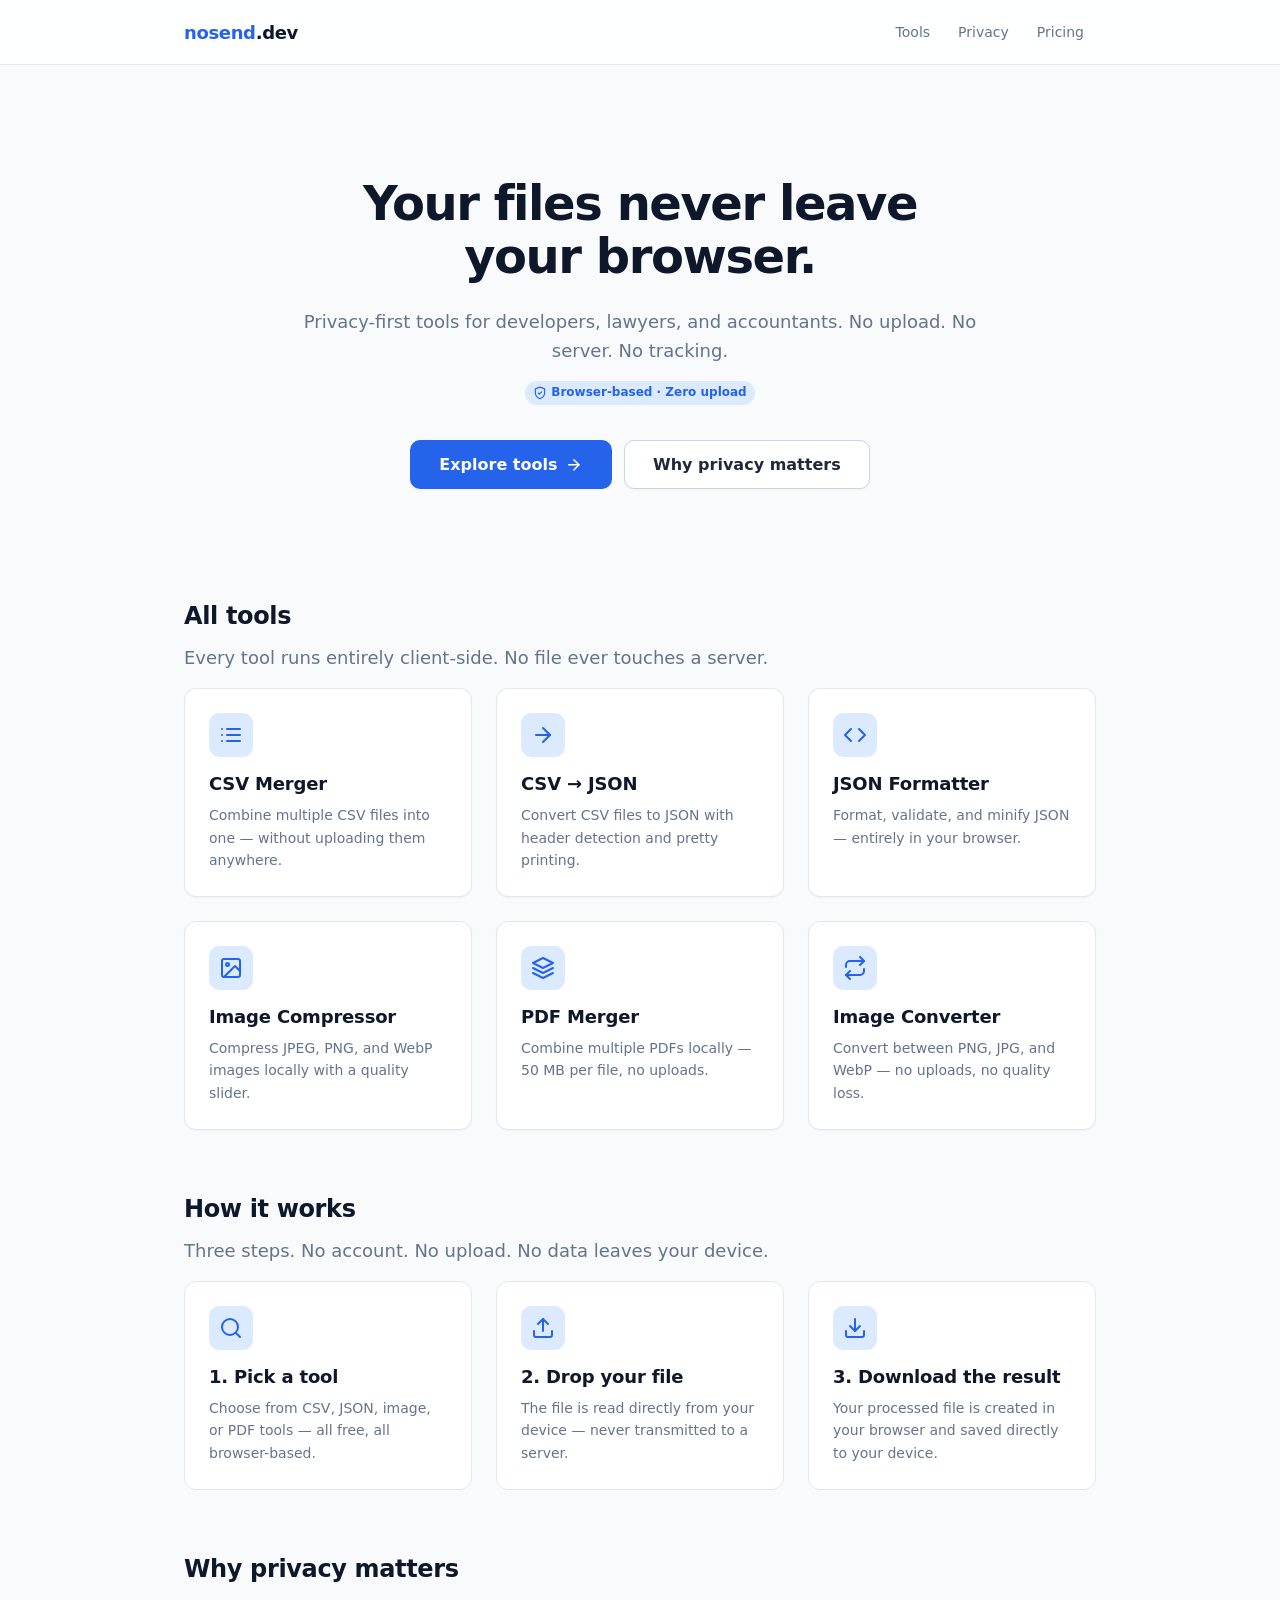
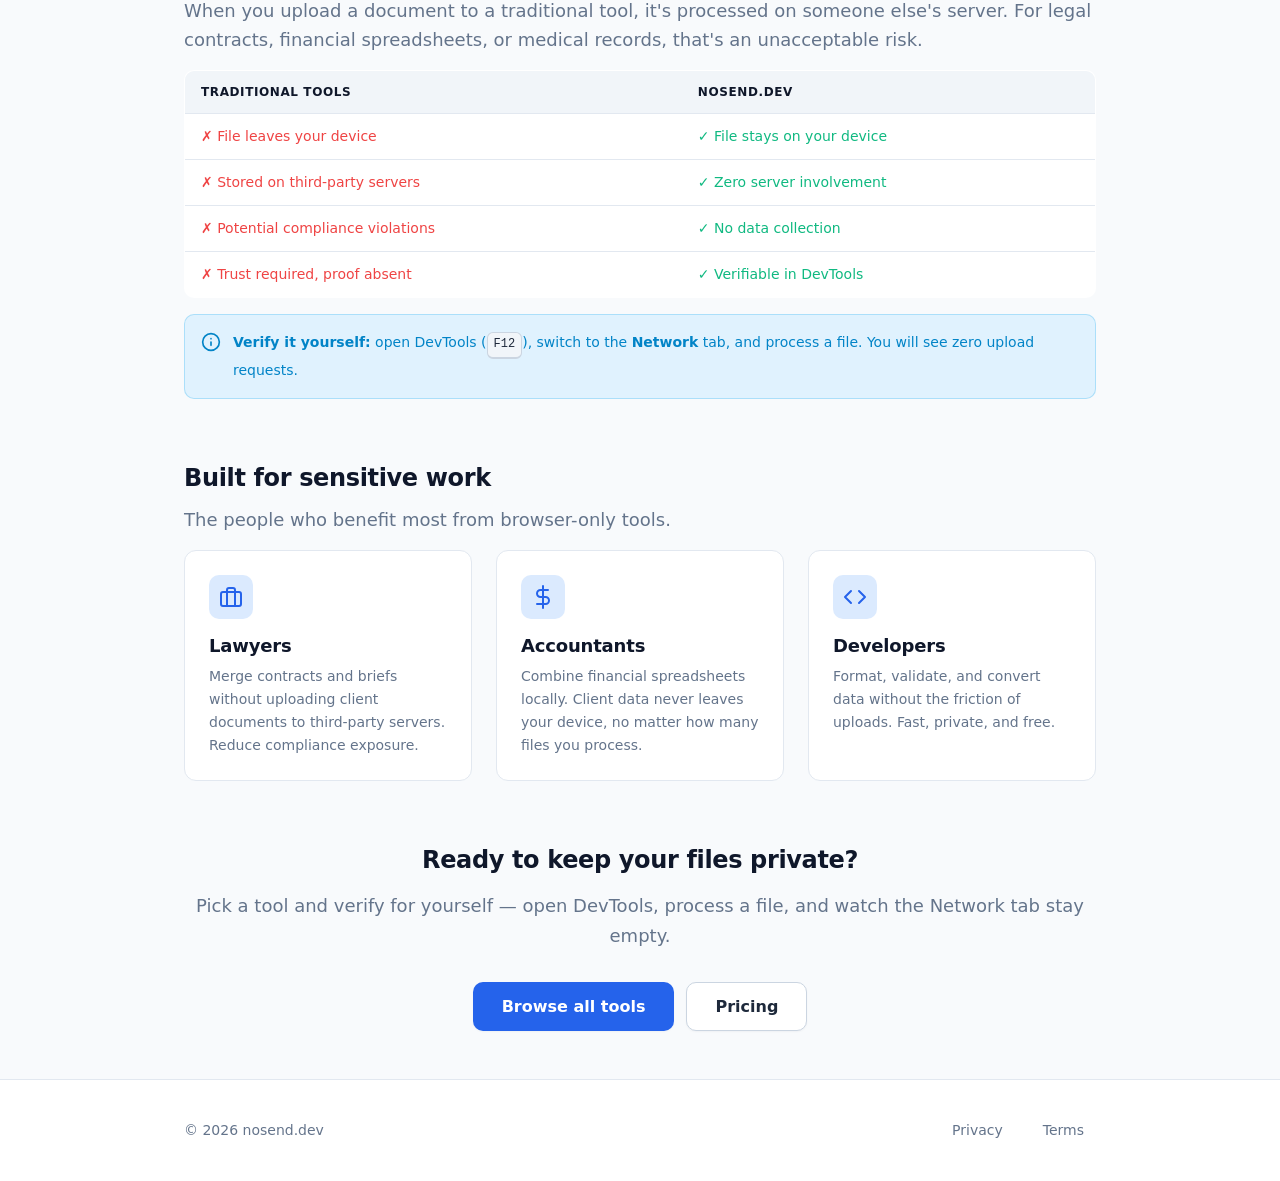
<file: public/index.html>
<!DOCTYPE html>
<html lang="en">
<head>
  <meta charset="UTF-8">
  <meta name="viewport" content="width=device-width, initial-scale=1.0">

  <!-- ============================================================
       SEO — PRIMARY
       ============================================================ -->
  <title>nosend.dev — Privacy-First Developer Tools, 100% in Your Browser</title>
  <meta
    name="description"
    content="Merge CSV, convert images, edit PDF — all in your browser. Your files never leave your device. No upload, no server, no tracking."
  >
  <link rel="canonical" href="https://nosend.dev/">
  <meta name="robots" content="index, follow, max-image-preview:large">

  <!-- ============================================================
       OPEN GRAPH (Facebook / LinkedIn / Telegram / WhatsApp)
       NOTE: og:url and og:image MUST be absolute URLs — social
       media crawlers do not resolve relative paths.
       ============================================================ -->
  <meta property="og:type" content="website">
  <meta property="og:site_name" content="nosend.dev">
  <meta property="og:title" content="nosend.dev — Privacy-First Developer Tools">
  <meta property="og:description" content="Merge CSV, convert images, edit PDF — all in your browser. Your files never leave your device.">
  <meta property="og:url" content="https://nosend.dev/">
  <meta property="og:image" content="https://nosend.dev/assets/img/og-image.png">
  <meta property="og:image:width" content="1200">
  <meta property="og:image:height" content="630">
  <meta property="og:image:alt" content="nosend.dev — privacy-first developer tools">

  <!-- ============================================================
       TWITTER / X CARD
       ============================================================ -->
  <meta name="twitter:card" content="summary_large_image">
  <meta name="twitter:title" content="nosend.dev — Privacy-First Developer Tools">
  <meta name="twitter:description" content="Merge CSV, convert images, edit PDF — all in your browser. Your files never leave your device.">
  <meta name="twitter:image" content="https://nosend.dev/assets/img/og-image.png">

  <!-- ============================================================
       BROWSER META
       NOTE: internal asset links below use RELATIVE paths
             (no leading slash), per project convention.
       ============================================================ -->
  <meta name="theme-color" content="#2563eb">
  <meta name="format-detection" content="telephone=no">
  <link rel="icon" type="image/svg+xml" href="favicon.svg">

  <!-- ============================================================
       RESOURCE HINTS
       ============================================================ -->
  <link rel="preconnect" href="https://cdn.jsdelivr.net" crossorigin>

  <!-- ============================================================
       DESIGN SYSTEM (shared across all pages — do not remove)
       ============================================================ -->
  <link rel="stylesheet" href="assets/css/style.css">

  <!-- ============================================================
       JSON-LD — WebSite schema
       ============================================================ -->
  <script type="application/ld+json">
  {
    "@context": "https://schema.org",
    "@type": "WebSite",
    "name": "nosend.dev",
    "alternateName": "nosend",
    "url": "https://nosend.dev",
    "description": "Privacy-first developer tools that run 100% in your browser. No upload, no server, no tracking.",
    "inLanguage": "en",
    "publisher": {
      "@type": "Organization",
      "name": "nosend.dev",
      "url": "https://nosend.dev",
      "logo": {
        "@type": "ImageObject",
        "url": "https://nosend.dev/favicon.svg"
      }
    }
  }
  </script>

  <!-- ============================================================
       JSON-LD — Organization schema
       ============================================================ -->
  <script type="application/ld+json">
  {
    "@context": "https://schema.org",
    "@type": "Organization",
    "name": "nosend.dev",
    "url": "https://nosend.dev",
    "logo": "https://nosend.dev/favicon.svg",
    "description": "Browser-based file processing tools with zero upload, zero server, zero tracking.",
    "email": "hello@nosend.dev"
  }
  </script>

  <!-- ============================================================
       JSON-LD — ItemList (tools catalog)
       ============================================================ -->
  <script type="application/ld+json">
  {
    "@context": "https://schema.org",
    "@type": "ItemList",
    "name": "nosend.dev tools",
    "description": "Privacy-first developer tools that run entirely in your browser.",
    "itemListElement": [
      {
        "@type": "ListItem",
        "position": 1,
        "url": "https://nosend.dev/tools/csv-merger/",
        "name": "CSV Merger"
      },
      {
        "@type": "ListItem",
        "position": 2,
        "url": "https://nosend.dev/tools/csv-to-json/",
        "name": "CSV to JSON"
      },
      {
        "@type": "ListItem",
        "position": 3,
        "url": "https://nosend.dev/tools/json-formatter/",
        "name": "JSON Formatter"
      },
      {
        "@type": "ListItem",
        "position": 4,
        "url": "https://nosend.dev/tools/image-compressor/",
        "name": "Image Compressor"
      },
      {
        "@type": "ListItem",
        "position": 5,
        "url": "https://nosend.dev/tools/pdf-merger/",
        "name": "PDF Merger"
      },
      {
        "@type": "ListItem",
        "position": 6,
        "url": "https://nosend.dev/tools/image-converter/",
        "name": "Image Converter"
      }
    ]
  }
  </script>
</head>

<body>

  <!-- Skip link for keyboard / screen-reader users -->
  <a href="#main" class="skip-link">Skip to main content</a>

  <!-- ============================================================
       NOSCRIPT — header/footer are now inline, so they still
       render without JS. This warning is kept for tool pages
       (where JS is required) and for users who disable JS.
       ============================================================ -->
  <noscript>
    <div class="container">
      <div class="alert alert-warning" role="alert">
        <p>
          <strong>JavaScript is required.</strong>
          nosend.dev runs entirely in your browser — enable JavaScript to use the tools.
          Nothing is ever uploaded to a server.
        </p>
      </div>
    </div>
  </noscript>

  <!-- ============================================================
       HEADER — INLINE (not injected by common.js)

       WHY INLINE?
       -----------
       common.js builds the header with ABSOLUTE paths (`/`, `/#tools`,
       `/#privacy`, `/pricing.html`). That works when the site is served
       from the domain root, but breaks under `file://` protocol and in
       any subdirectory deployment.

       By rendering the header markup directly here with RELATIVE paths,
       we guarantee:
         • Clicking the logo        → loads `index.html` (same page).
         • Clicking "Tools"         → scrolls to `#tools` section.
         • Clicking "Privacy"       → navigates to `privacy.html`.
         • Clicking "Pricing"       → navigates to `pricing.html`.
         • Works under file://, localhost, and any host.

       HOW COMMON.JS COOPERATES
       ------------------------
       `injectHeader()` checks `header.children.length > 0` and skips
       injection when content is already present — so this inline
       markup is NOT overwritten. `setupMobileMenu()` still works
       because the required IDs (`#primary-nav`, `#menu-toggle`)
       and `data-icon` attributes are present.
       ============================================================ -->
  <header>
    <div class="container">
      <a href="index.html" class="logo" aria-label="nosend.dev home">
        <strong>nosend</strong>.dev
      </a>

      <nav id="primary-nav" aria-label="Main navigation">
        <ul>
          <li><a href="#tools">Tools</a></li>
          <li><a href="privacy.html">Privacy</a></li>
          <li><a href="pricing.html">Pricing</a></li>
        </ul>
      </nav>

      <button
        type="button"
        id="menu-toggle"
        class="menu-toggle"
        aria-label="Open menu"
        aria-expanded="false"
        aria-controls="primary-nav"
      >
        <span data-icon="menu">
          <svg xmlns="http://www.w3.org/2000/svg" width="22" height="22"
               viewBox="0 0 24 24" fill="none" stroke="currentColor"
               stroke-width="2" stroke-linecap="round" stroke-linejoin="round"
               aria-hidden="true" focusable="false">
            <line x1="3" y1="6" x2="21" y2="6"></line>
            <line x1="3" y1="12" x2="21" y2="12"></line>
            <line x1="3" y1="18" x2="21" y2="18"></line>
          </svg>
        </span>
        <span data-icon="close" hidden>
          <svg xmlns="http://www.w3.org/2000/svg" width="22" height="22"
               viewBox="0 0 24 24" fill="none" stroke="currentColor"
               stroke-width="2" stroke-linecap="round" stroke-linejoin="round"
               aria-hidden="true" focusable="false">
            <line x1="18" y1="6" x2="6" y2="18"></line>
            <line x1="6" y1="6" x2="18" y2="18"></line>
          </svg>
        </span>
      </button>
    </div>
  </header>

  <!-- ============================================================
       MAIN CONTENT
       ============================================================ -->
  <main id="main" class="container" tabindex="-1">

    <!-- ============================================================
         HERO
         ============================================================ -->
    <section class="hero" aria-labelledby="hero-title">
      <h1 id="hero-title">Your files never leave your browser.</h1>
      <p class="lead">
        Privacy-first tools for developers, lawyers, and accountants.
        No upload. No server. No tracking.
      </p>
      <p>
        <span class="badge badge-accent">
          <svg xmlns="http://www.w3.org/2000/svg" width="14" height="14"
               viewBox="0 0 24 24" fill="none" stroke="currentColor"
               stroke-width="2" stroke-linecap="round" stroke-linejoin="round"
               aria-hidden="true" focusable="false">
            <path d="M12 22s8-4 8-10V5l-8-3-8 3v7c0 6 8 10 8 10z"></path>
            <polyline points="9 12 11 14 15 10"></polyline>
          </svg>
          Browser-based · Zero upload
        </span>
      </p>
      <div class="hero-actions">
        <a href="#tools" class="btn btn-lg">
          Explore tools
          <svg xmlns="http://www.w3.org/2000/svg" width="18" height="18"
               viewBox="0 0 24 24" fill="none" stroke="currentColor"
               stroke-width="2" stroke-linecap="round" stroke-linejoin="round"
               aria-hidden="true" focusable="false">
            <line x1="5" y1="12" x2="19" y2="12"></line>
            <polyline points="12 5 19 12 12 19"></polyline>
          </svg>
        </a>
        <a href="#privacy" class="btn btn-secondary btn-lg">Why privacy matters</a>
      </div>
    </section>

    <!-- ============================================================
         TOOLS CATALOG  (#tools — referenced by inline header nav)
         ============================================================ -->
    <section id="tools" aria-labelledby="tools-heading">
      <div class="stack">
        <div>
          <h2 id="tools-heading">All tools</h2>
          <p class="lead text-muted">
            Every tool runs entirely client-side. No file ever touches a server.
          </p>
        </div>

        <div class="grid">

          <!-- ① CSV MERGER -->
          <a href="tools/csv-merger/" class="card">
            <span class="card-icon" aria-hidden="true">
              <svg xmlns="http://www.w3.org/2000/svg" width="24" height="24"
                   viewBox="0 0 24 24" fill="none" stroke="currentColor"
                   stroke-width="2" stroke-linecap="round" stroke-linejoin="round"
                   focusable="false">
                <line x1="8" y1="6" x2="21" y2="6"></line>
                <line x1="8" y1="12" x2="21" y2="12"></line>
                <line x1="8" y1="18" x2="21" y2="18"></line>
                <line x1="3" y1="6" x2="3.01" y2="6"></line>
                <line x1="3" y1="12" x2="3.01" y2="12"></line>
                <line x1="3" y1="18" x2="3.01" y2="18"></line>
              </svg>
            </span>
            <h3>CSV Merger</h3>
            <p>Combine multiple CSV files into one — without uploading them anywhere.</p>
          </a>

          <!-- ② CSV → JSON -->
          <a href="tools/csv-to-json/" class="card">
            <span class="card-icon" aria-hidden="true">
              <svg xmlns="http://www.w3.org/2000/svg" width="24" height="24"
                   viewBox="0 0 24 24" fill="none" stroke="currentColor"
                   stroke-width="2" stroke-linecap="round" stroke-linejoin="round"
                   focusable="false">
                <line x1="5" y1="12" x2="19" y2="12"></line>
                <polyline points="12 5 19 12 12 19"></polyline>
              </svg>
            </span>
            <h3>CSV → JSON</h3>
            <p>Convert CSV files to JSON with header detection and pretty printing.</p>
          </a>

          <!-- ③ JSON FORMATTER -->
          <a href="tools/json-formatter/" class="card">
            <span class="card-icon" aria-hidden="true">
              <svg xmlns="http://www.w3.org/2000/svg" width="24" height="24"
                   viewBox="0 0 24 24" fill="none" stroke="currentColor"
                   stroke-width="2" stroke-linecap="round" stroke-linejoin="round"
                   focusable="false">
                <polyline points="16 18 22 12 16 6"></polyline>
                <polyline points="8 6 2 12 8 18"></polyline>
              </svg>
            </span>
            <h3>JSON Formatter</h3>
            <p>Format, validate, and minify JSON — entirely in your browser.</p>
          </a>

          <!-- ④ IMAGE COMPRESSOR -->
          <a href="tools/image-compressor/" class="card">
            <span class="card-icon" aria-hidden="true">
              <svg xmlns="http://www.w3.org/2000/svg" width="24" height="24"
                   viewBox="0 0 24 24" fill="none" stroke="currentColor"
                   stroke-width="2" stroke-linecap="round" stroke-linejoin="round"
                   focusable="false">
                <rect x="3" y="3" width="18" height="18" rx="2" ry="2"></rect>
                <circle cx="8.5" cy="8.5" r="1.5"></circle>
                <polyline points="21 15 16 10 5 21"></polyline>
              </svg>
            </span>
            <h3>Image Compressor</h3>
            <p>Compress JPEG, PNG, and WebP images locally with a quality slider.</p>
          </a>

          <!-- ⑤ PDF MERGER -->
          <a href="tools/pdf-merger/" class="card">
            <span class="card-icon" aria-hidden="true">
              <svg xmlns="http://www.w3.org/2000/svg" width="24" height="24"
                   viewBox="0 0 24 24" fill="none" stroke="currentColor"
                   stroke-width="2" stroke-linecap="round" stroke-linejoin="round"
                   focusable="false">
                <polygon points="12 2 2 7 12 12 22 7 12 2"></polygon>
                <polyline points="2 17 12 22 22 17"></polyline>
                <polyline points="2 12 12 17 22 12"></polyline>
              </svg>
            </span>
            <h3>PDF Merger</h3>
            <p>Combine multiple PDFs locally — 50 MB per file, no uploads.</p>
          </a>

          <!-- ⑥ IMAGE CONVERTER -->
          <a href="tools/image-converter/" class="card">
            <span class="card-icon" aria-hidden="true">
              <svg xmlns="http://www.w3.org/2000/svg" width="24" height="24"
                   viewBox="0 0 24 24" fill="none" stroke="currentColor"
                   stroke-width="2" stroke-linecap="round" stroke-linejoin="round"
                   focusable="false">
                <polyline points="17 1 21 5 17 9"></polyline>
                <path d="M3 11V9a4 4 0 0 1 4-4h14"></path>
                <polyline points="7 23 3 19 7 15"></polyline>
                <path d="M21 13v2a4 4 0 0 1-4 4H3"></path>
              </svg>
            </span>
            <h3>Image Converter</h3>
            <p>Convert between PNG, JPG, and WebP — no uploads, no quality loss.</p>
          </a>

        </div>
      </div>
    </section>

    <!-- ============================================================
         HOW IT WORKS
         ============================================================ -->
    <section id="how" aria-labelledby="how-heading">
      <div class="stack">
        <div>
          <h2 id="how-heading">How it works</h2>
          <p class="lead text-muted">
            Three steps. No account. No upload. No data leaves your device.
          </p>
        </div>

        <div class="grid">

          <div class="card card-flat">
            <span class="card-icon" aria-hidden="true">
              <svg xmlns="http://www.w3.org/2000/svg" width="24" height="24"
                   viewBox="0 0 24 24" fill="none" stroke="currentColor"
                   stroke-width="2" stroke-linecap="round" stroke-linejoin="round"
                   focusable="false">
                <circle cx="11" cy="11" r="8"></circle>
                <line x1="21" y1="21" x2="16.65" y2="16.65"></line>
              </svg>
            </span>
            <h3>1. Pick a tool</h3>
            <p>Choose from CSV, JSON, image, or PDF tools — all free, all browser-based.</p>
          </div>

          <div class="card card-flat">
            <span class="card-icon" aria-hidden="true">
              <svg xmlns="http://www.w3.org/2000/svg" width="24" height="24"
                   viewBox="0 0 24 24" fill="none" stroke="currentColor"
                   stroke-width="2" stroke-linecap="round" stroke-linejoin="round"
                   focusable="false">
                <path d="M21 15v4a2 2 0 0 1-2 2H5a2 2 0 0 1-2-2v-4"></path>
                <polyline points="17 8 12 3 7 8"></polyline>
                <line x1="12" y1="3" x2="12" y2="15"></line>
              </svg>
            </span>
            <h3>2. Drop your file</h3>
            <p>The file is read directly from your device — never transmitted to a server.</p>
          </div>

          <div class="card card-flat">
            <span class="card-icon" aria-hidden="true">
              <svg xmlns="http://www.w3.org/2000/svg" width="24" height="24"
                   viewBox="0 0 24 24" fill="none" stroke="currentColor"
                   stroke-width="2" stroke-linecap="round" stroke-linejoin="round"
                   focusable="false">
                <path d="M21 15v4a2 2 0 0 1-2 2H5a2 2 0 0 1-2-2v-4"></path>
                <polyline points="7 10 12 15 17 10"></polyline>
                <line x1="12" y1="15" x2="12" y2="3"></line>
              </svg>
            </span>
            <h3>3. Download the result</h3>
            <p>Your processed file is created in your browser and saved directly to your device.</p>
          </div>

        </div>
      </div>
    </section>

    <!-- ============================================================
         PRIVACY  (#privacy — linked from hero CTA)
         ============================================================ -->
    <section id="privacy" aria-labelledby="privacy-heading">
      <div class="stack">
        <div>
          <h2 id="privacy-heading">Why privacy matters</h2>
          <p class="lead">
            When you upload a document to a traditional tool, it's processed on
            someone else's server. For legal contracts, financial spreadsheets,
            or medical records, that's an unacceptable risk.
          </p>
        </div>

        <table class="table" aria-label="Privacy comparison">
          <thead>
            <tr>
              <th scope="col">Traditional tools</th>
              <th scope="col">nosend.dev</th>
            </tr>
          </thead>
          <tbody>
            <tr>
              <td class="text-error">&#10007; File leaves your device</td>
              <td class="text-success">&#10003; File stays on your device</td>
            </tr>
            <tr>
              <td class="text-error">&#10007; Stored on third-party servers</td>
              <td class="text-success">&#10003; Zero server involvement</td>
            </tr>
            <tr>
              <td class="text-error">&#10007; Potential compliance violations</td>
              <td class="text-success">&#10003; No data collection</td>
            </tr>
            <tr>
              <td class="text-error">&#10007; Trust required, proof absent</td>
              <td class="text-success">&#10003; Verifiable in DevTools</td>
            </tr>
          </tbody>
        </table>

        <div class="alert alert-info" role="note">
          <svg class="alert-icon" xmlns="http://www.w3.org/2000/svg"
               width="20" height="20" viewBox="0 0 24 24" fill="none"
               stroke="currentColor" stroke-width="2"
               stroke-linecap="round" stroke-linejoin="round"
               aria-hidden="true" focusable="false">
            <circle cx="12" cy="12" r="10"></circle>
            <line x1="12" y1="16" x2="12" y2="12"></line>
            <line x1="12" y1="8" x2="12.01" y2="8"></line>
          </svg>
          <p>
            <strong>Verify it yourself:</strong> open DevTools (<kbd>F12</kbd>),
            switch to the <strong>Network</strong> tab, and process a file.
            You will see zero upload requests.
          </p>
        </div>
      </div>
    </section>

    <!-- ============================================================
         AUDIENCE
         ============================================================ -->
    <section id="audience" aria-labelledby="audience-heading">
      <div class="stack">
        <div>
          <h2 id="audience-heading">Built for sensitive work</h2>
          <p class="lead text-muted">
            The people who benefit most from browser-only tools.
          </p>
        </div>

        <div class="grid">

          <div class="card card-flat">
            <span class="card-icon" aria-hidden="true">
              <svg xmlns="http://www.w3.org/2000/svg" width="24" height="24"
                   viewBox="0 0 24 24" fill="none" stroke="currentColor"
                   stroke-width="2" stroke-linecap="round" stroke-linejoin="round"
                   focusable="false">
                <rect x="2" y="7" width="20" height="14" rx="2" ry="2"></rect>
                <path d="M16 21V5a2 2 0 0 0-2-2h-4a2 2 0 0 0-2 2v16"></path>
              </svg>
            </span>
            <h3>Lawyers</h3>
            <p>
              Merge contracts and briefs without uploading client documents
              to third-party servers. Reduce compliance exposure.
            </p>
          </div>

          <div class="card card-flat">
            <span class="card-icon" aria-hidden="true">
              <svg xmlns="http://www.w3.org/2000/svg" width="24" height="24"
                   viewBox="0 0 24 24" fill="none" stroke="currentColor"
                   stroke-width="2" stroke-linecap="round" stroke-linejoin="round"
                   focusable="false">
                <line x1="12" y1="1" x2="12" y2="23"></line>
                <path d="M17 5H9.5a3.5 3.5 0 0 0 0 7h5a3.5 3.5 0 0 1 0 7H6"></path>
              </svg>
            </span>
            <h3>Accountants</h3>
            <p>
              Combine financial spreadsheets locally. Client data never leaves
              your device, no matter how many files you process.
            </p>
          </div>

          <div class="card card-flat">
            <span class="card-icon" aria-hidden="true">
              <svg xmlns="http://www.w3.org/2000/svg" width="24" height="24"
                   viewBox="0 0 24 24" fill="none" stroke="currentColor"
                   stroke-width="2" stroke-linecap="round" stroke-linejoin="round"
                   focusable="false">
                <polyline points="16 18 22 12 16 6"></polyline>
                <polyline points="8 6 2 12 8 18"></polyline>
              </svg>
            </span>
            <h3>Developers</h3>
            <p>
              Format, validate, and convert data without the friction of uploads.
              Fast, private, and free.
            </p>
          </div>

        </div>
      </div>
    </section>

    <!-- ============================================================
         FINAL CTA
         ============================================================ -->
    <section id="cta" class="text-center" aria-labelledby="cta-heading">
      <div class="stack">
        <h2 id="cta-heading">Ready to keep your files private?</h2>
        <p class="lead">
          Pick a tool and verify for yourself — open DevTools, process a file,
          and watch the Network tab stay empty.
        </p>
        <div class="hero-actions">
          <a href="#tools" class="btn btn-lg">Browse all tools</a>
          <a href="pricing.html" class="btn btn-secondary btn-lg">Pricing</a>
        </div>
      </div>
    </section>

  </main>

  <!-- ============================================================
       FOOTER — INLINE (not injected by common.js)

       Same rationale as the header above: RELATIVE paths so the links
       work under file://, localhost, and any deployment URL.

       `updateFooterYear()` in common.js still finds `#footer-year`
       and refreshes the year — the value in the markup below is only
       a fallback for the no-JS case.
       ============================================================ -->
  <footer>
    <div class="container">
      <p>&copy; <span id="footer-year">2026</span> nosend.dev</p>
      <nav aria-label="Footer">
        <a href="privacy.html">Privacy</a>
        <a href="terms.html">Terms</a>
      </nav>
    </div>
  </footer>

  <!-- ============================================================
       SHARED SCRIPT
       common.js still handles:
         • Mobile menu toggle   (uses #primary-nav + #menu-toggle)
         • Footer year refresh  (uses #footer-year)
         • Active nav highlight (best-effort — no-op on homepage,
                                 since every section is on this page)
         • Double-injection guard (skips header/footer because inline
                                   content is already present)
       ============================================================ -->
  <script src="assets/js/common.js" defer></script>

</body>
</html>
</file>
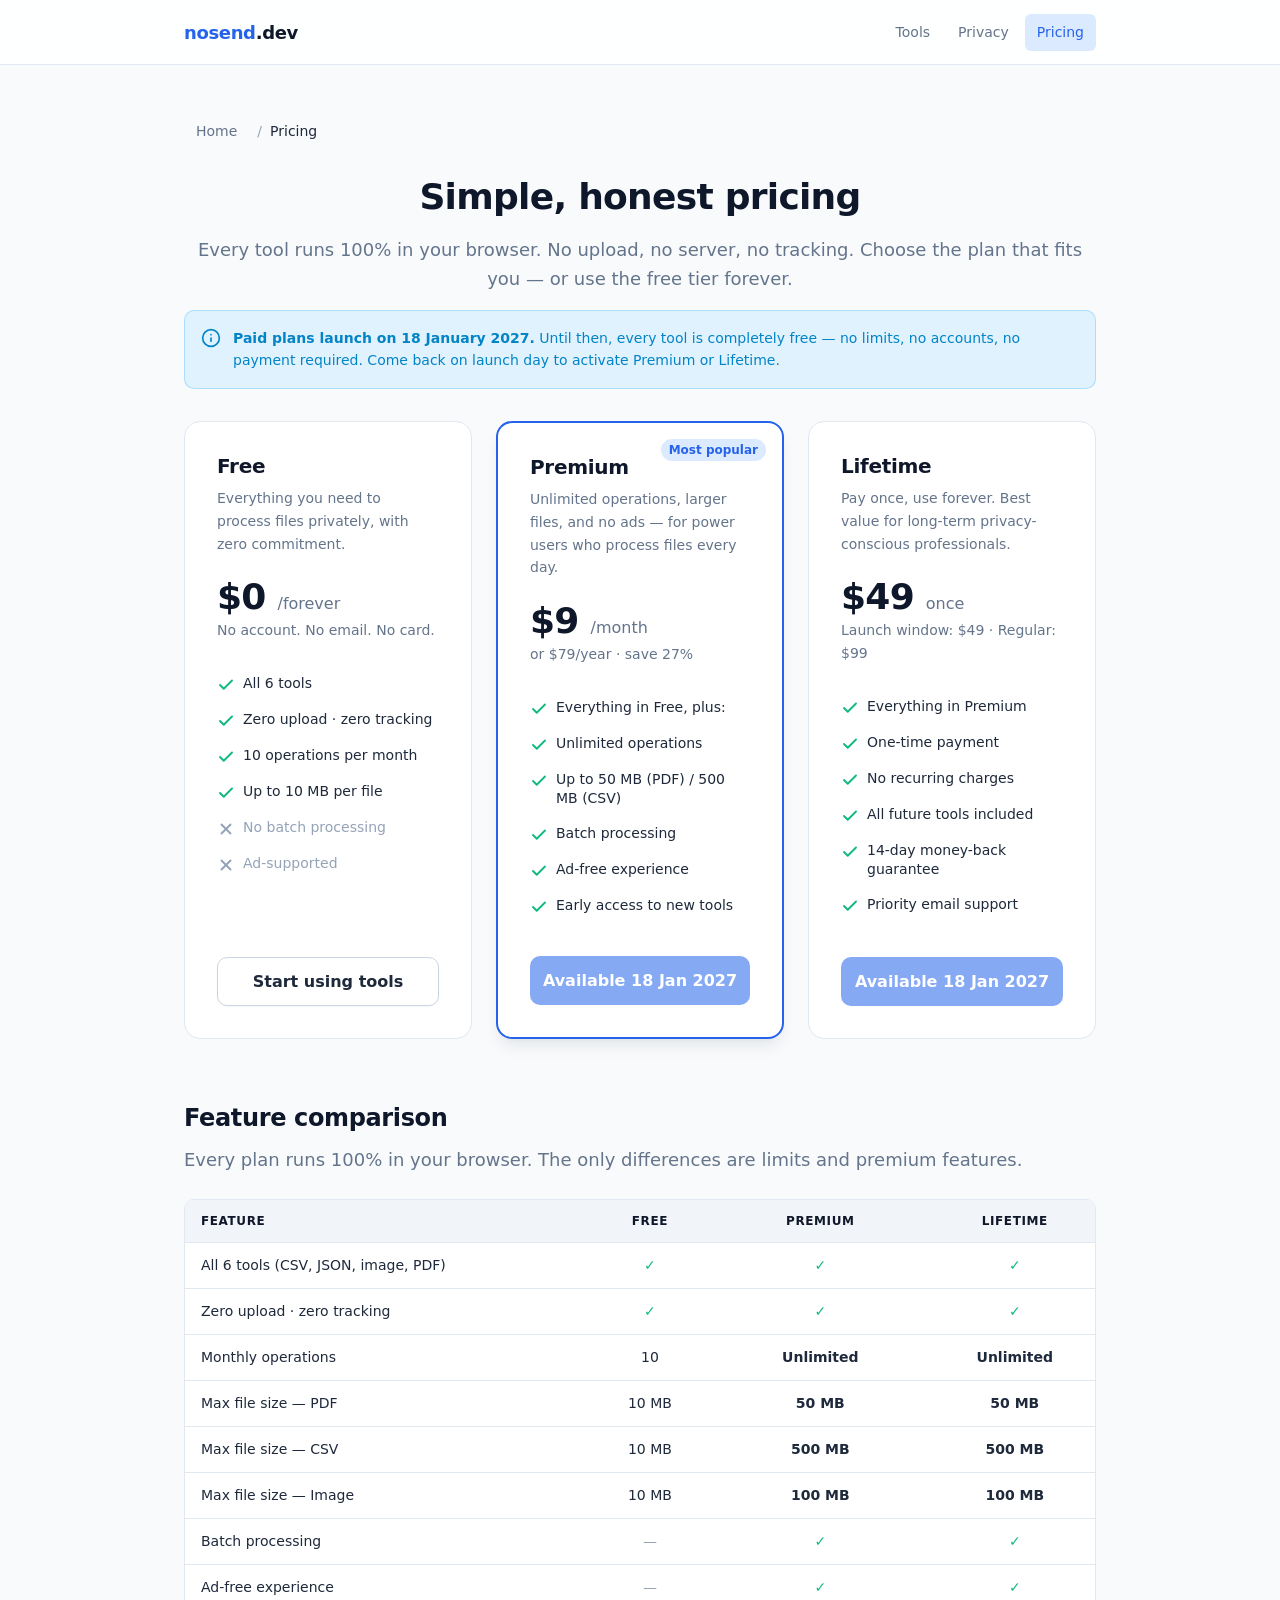
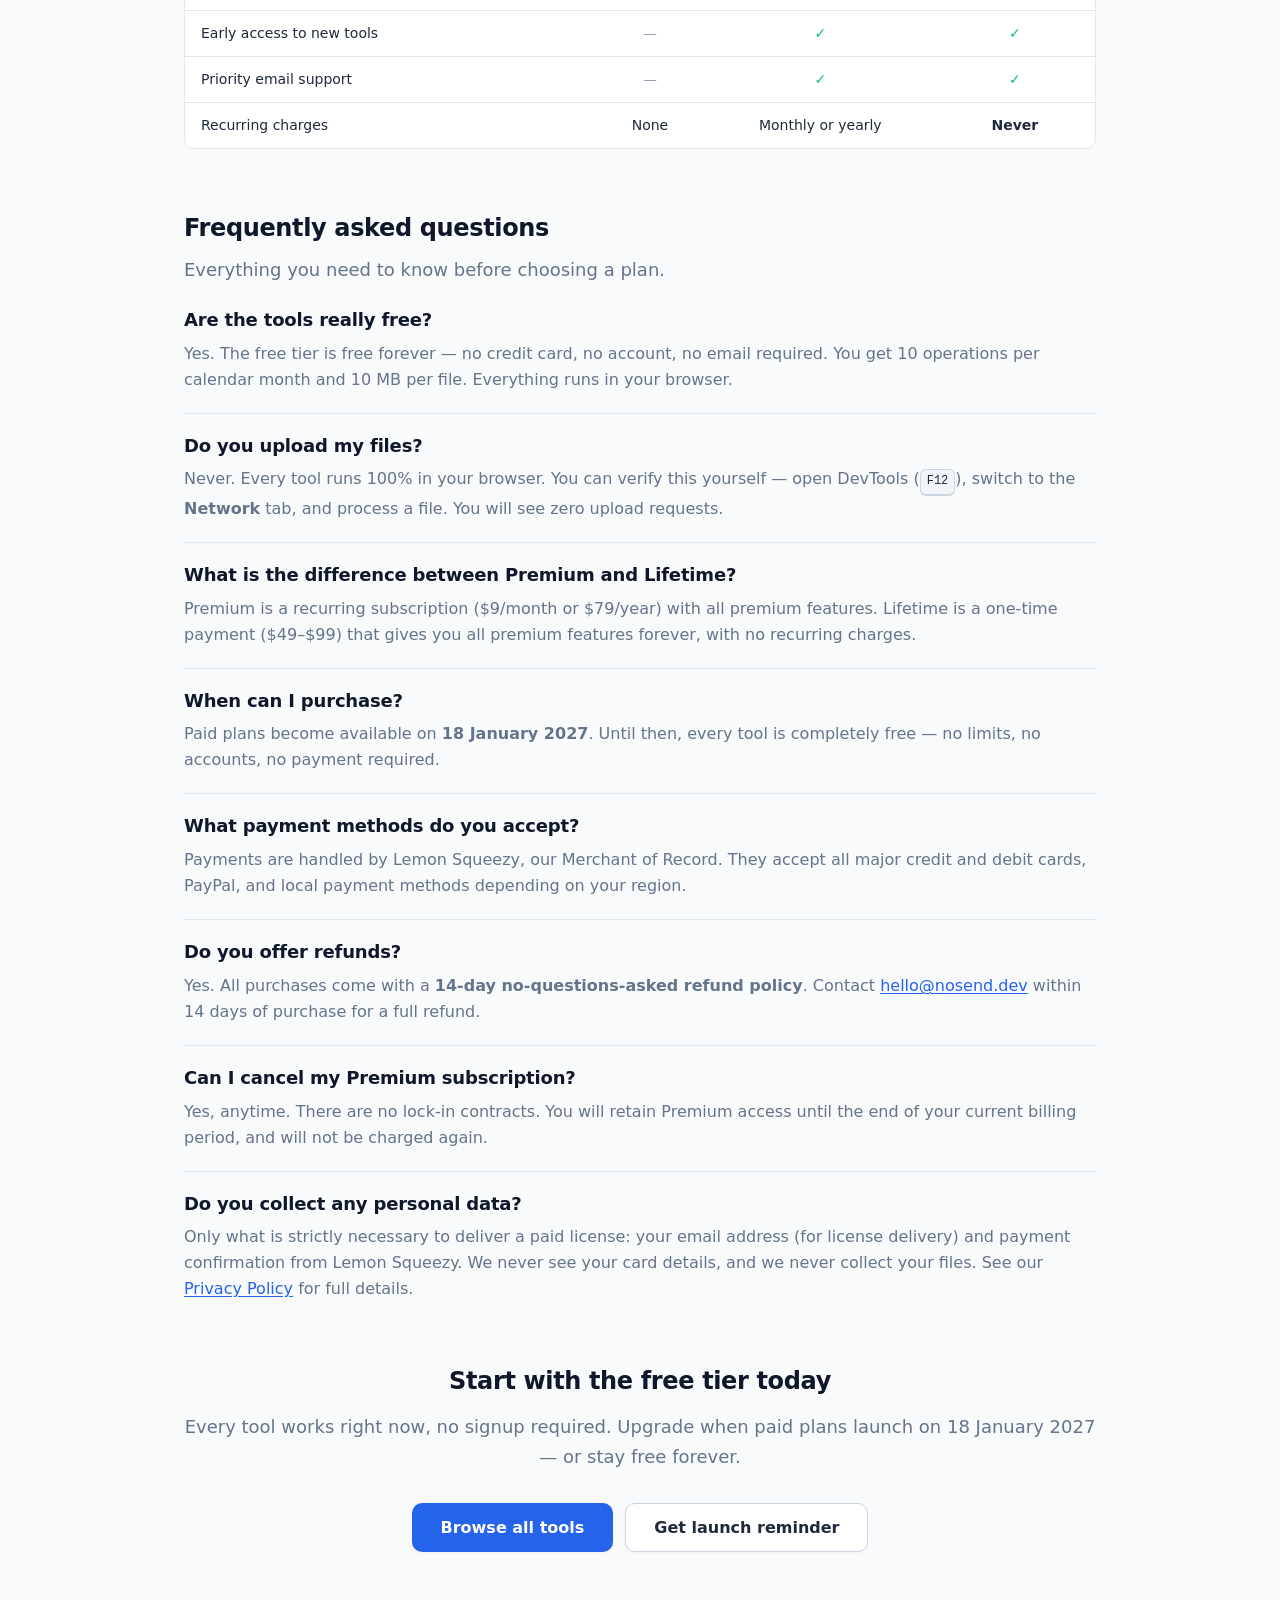
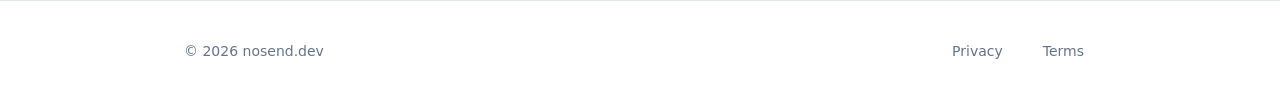
<file: public/pricing.html>
<!DOCTYPE html>
<html lang="en">
<head>
  <meta charset="UTF-8">
  <meta name="viewport" content="width=device-width, initial-scale=1.0">

  <!-- ============================================================
       SEO — PRIMARY
       ============================================================ -->
  <title>Pricing — Free, Premium & Lifetime | nosend.dev</title>
  <meta
    name="description"
    content="Privacy-first developer tools with simple, honest pricing. Free tier available. Premium from $9/month. Lifetime license from $49. No upload, no server, no tracking — ever."
  >
  <link rel="canonical" href="https://nosend.dev/pricing.html">
  <meta name="robots" content="index, follow, max-image-preview:large">

  <!-- ============================================================
       OPEN GRAPH (Facebook / LinkedIn / Telegram / WhatsApp)
       ============================================================ -->
  <meta property="og:type" content="website">
  <meta property="og:site_name" content="nosend.dev">
  <meta property="og:title" content="Pricing — Free, Premium & Lifetime | nosend.dev">
  <meta property="og:description" content="Simple, honest pricing for privacy-first developer tools. Free forever tier. Premium $9/month. Lifetime $49. Launching 18 January 2027.">
  <meta property="og:url" content="https://nosend.dev/pricing.html">
  <meta property="og:image" content="https://nosend.dev/assets/img/og-image.png">
  <meta property="og:image:width" content="1200">
  <meta property="og:image:height" content="630">
  <meta property="og:image:alt" content="nosend.dev — privacy-first developer tools">

  <!-- ============================================================
       TWITTER / X CARD
       ============================================================ -->
  <meta name="twitter:card" content="summary_large_image">
  <meta name="twitter:title" content="Pricing — nosend.dev">
  <meta name="twitter:description" content="Free, Premium, Lifetime. Simple pricing for privacy-first tools that never upload your files.">
  <meta name="twitter:image" content="https://nosend.dev/assets/img/og-image.png">

  <!-- ============================================================
       BROWSER META
       Internal asset links use RELATIVE paths (no leading slash),
       per project convention — works under file://, localhost,
       and any subdirectory deployment.
       ============================================================ -->
  <meta name="theme-color" content="#2563eb">
  <meta name="format-detection" content="telephone=no">
  <link rel="icon" type="image/svg+xml" href="favicon.svg">

  <!-- ============================================================
       RESOURCE HINTS
       ============================================================ -->
  <link rel="preconnect" href="https://cdn.jsdelivr.net" crossorigin>

  <!-- ============================================================
       DESIGN SYSTEM (shared across all pages — do not remove)
       ============================================================ -->
  <link rel="stylesheet" href="assets/css/style.css">

  <!-- ============================================================
       JSON-LD — WebPage schema
       ============================================================ -->
  <script type="application/ld+json">
  {
    "@context": "https://schema.org",
    "@type": "WebPage",
    "name": "Pricing",
    "url": "https://nosend.dev/pricing.html",
    "description": "Simple, honest pricing for nosend.dev — privacy-first developer tools with zero upload, zero server, zero tracking.",
    "inLanguage": "en",
    "datePublished": "2026-10-22",
    "dateModified": "2026-10-22",
    "isPartOf": {
      "@type": "WebSite",
      "name": "nosend.dev",
      "url": "https://nosend.dev"
    },
    "publisher": {
      "@type": "Organization",
      "name": "nosend.dev",
      "url": "https://nosend.dev",
      "email": "hello@nosend.dev"
    }
  }
  </script>

  <!-- ============================================================
       JSON-LD — BreadcrumbList schema
       ============================================================ -->
  <script type="application/ld+json">
  {
    "@context": "https://schema.org",
    "@type": "BreadcrumbList",
    "itemListElement": [
      {
        "@type": "ListItem",
        "position": 1,
        "name": "Home",
        "item": "https://nosend.dev/"
      },
      {
        "@type": "ListItem",
        "position": 2,
        "name": "Pricing",
        "item": "https://nosend.dev/pricing.html"
      }
    ]
  }
  </script>

  <!-- ============================================================
       JSON-LD — FAQPage schema
       ============================================================ -->
  <script type="application/ld+json">
  {
    "@context": "https://schema.org",
    "@type": "FAQPage",
    "mainEntity": [
      {
        "@type": "Question",
        "name": "Are the tools really free?",
        "acceptedAnswer": {
          "@type": "Answer",
          "text": "Yes. The free tier is free forever — no credit card, no account, no email required. You get 10 operations per calendar month and 10 MB per file. Everything runs in your browser."
        }
      },
      {
        "@type": "Question",
        "name": "Do you upload my files?",
        "acceptedAnswer": {
          "@type": "Answer",
          "text": "Never. Every tool runs 100% in your browser. You can verify this yourself — open DevTools (F12), switch to the Network tab, and process a file. You will see zero upload requests."
        }
      },
      {
        "@type": "Question",
        "name": "What is the difference between Premium and Lifetime?",
        "acceptedAnswer": {
          "@type": "Answer",
          "text": "Premium is a recurring subscription ($9/month or $79/year) with all premium features. Lifetime is a one-time payment ($49–$99) that gives you all premium features forever, with no recurring charges."
        }
      },
      {
        "@type": "Question",
        "name": "When can I purchase?",
        "acceptedAnswer": {
          "@type": "Answer",
          "text": "Paid plans become available on 18 January 2027. Until then, every tool is completely free — no limits, no accounts, no payment required."
        }
      },
      {
        "@type": "Question",
        "name": "What payment methods do you accept?",
        "acceptedAnswer": {
          "@type": "Answer",
          "text": "Payments are handled by Lemon Squeezy, our Merchant of Record. They accept all major credit and debit cards, PayPal, and local payment methods depending on your region."
        }
      },
      {
        "@type": "Question",
        "name": "Do you offer refunds?",
        "acceptedAnswer": {
          "@type": "Answer",
          "text": "Yes. All purchases come with a 14-day no-questions-asked refund policy. Contact hello@nosend.dev within 14 days of purchase for a full refund."
        }
      },
      {
        "@type": "Question",
        "name": "Can I cancel my Premium subscription?",
        "acceptedAnswer": {
          "@type": "Answer",
          "text": "Yes, anytime. There are no lock-in contracts. You will retain Premium access until the end of your current billing period, and will not be charged again."
        }
      },
      {
        "@type": "Question",
        "name": "Do you collect any personal data?",
        "acceptedAnswer": {
          "@type": "Answer",
          "text": "Only what is strictly necessary to deliver a paid license: your email address (for license delivery) and payment confirmation from Lemon Squeezy. We never see your card details, and we never collect your files."
        }
      }
    ]
  }
  </script>

  <!-- ============================================================
       PAGE-SPECIFIC STYLES (pricing-only components)
       These extend — and do not replace — the design system.
       ============================================================ -->
  <style>
    .pricing-grid {
      display: grid;
      gap: var(--space-6);
      grid-template-columns: repeat(auto-fit, minmax(280px, 1fr));
      margin-top: var(--space-8);
      align-items: stretch;
    }

    .pricing-card {
      display: flex;
      flex-direction: column;
      position: relative;
      padding: var(--space-8);
      background: var(--surface);
      border: 1px solid var(--border-subtle);
      border-radius: var(--radius-lg);
      transition: var(--transition);
      height: 100%;
    }

    .pricing-card:hover {
      border-color: var(--accent);
      box-shadow: var(--shadow-md);
    }

    .pricing-featured {
      border-color: var(--accent);
      border-width: 2px;
      box-shadow: var(--shadow-md);
    }

    .pricing-featured:hover {
      box-shadow: var(--shadow-lg);
    }

    .pricing-badge {
      position: absolute;
      top: var(--space-4);
      right: var(--space-4);
    }

    .pricing-name {
      font-size: var(--text-xl);
      font-weight: var(--weight-bold);
      color: var(--text-heading);
      margin: 0 0 var(--space-2);
    }

    .pricing-description {
      font-size: var(--text-sm);
      color: var(--text-muted);
      margin: 0 0 var(--space-6);
      line-height: var(--leading-relaxed);
      min-height: 2.75rem;
    }

    .pricing-price {
      font-size: var(--text-4xl);
      font-weight: var(--weight-bold);
      color: var(--text-heading);
      margin: 0 0 var(--space-1);
      line-height: 1;
      letter-spacing: -0.02em;
    }

    .pricing-price .pricing-period {
      font-size: var(--text-base);
      font-weight: var(--weight-normal);
      color: var(--text-muted);
      letter-spacing: normal;
    }

    .pricing-meta {
      font-size: var(--text-sm);
      color: var(--text-muted);
      margin: 0 0 var(--space-6);
    }

    .pricing-features {
      list-style: none;
      padding: 0;
      margin: 0 0 var(--space-8);
      flex: 1;
    }

    .pricing-features li {
      display: flex;
      align-items: flex-start;
      gap: var(--space-2);
      padding: var(--space-2) 0;
      font-size: var(--text-sm);
      color: var(--text);
      line-height: var(--leading-snug);
    }

    .pricing-features li svg {
      flex-shrink: 0;
      width: 18px;
      height: 18px;
      margin-top: 2px;
      color: var(--success);
    }

    .pricing-features li.is-disabled {
      color: var(--text-subtle);
    }

    .pricing-features li.is-disabled svg {
      color: var(--text-subtle);
    }

    .pricing-cta {
      margin-top: auto;
    }

    .pricing-cta .btn {
      display: flex;
      width: 100%;
    }

    .faq-list {
      margin-top: var(--space-6);
    }

    .faq-item {
      padding: var(--space-5) 0;
      border-bottom: 1px solid var(--border-subtle);
    }

    .faq-item:first-child {
      padding-top: 0;
    }

    .faq-item:last-child {
      border-bottom: none;
      padding-bottom: 0;
    }

    .faq-question {
      font-size: var(--text-lg);
      font-weight: var(--weight-semibold);
      color: var(--text-heading);
      margin: 0 0 var(--space-2);
      line-height: var(--leading-snug);
    }

    .faq-answer {
      margin: 0;
      color: var(--text-muted);
      line-height: var(--leading-relaxed);
    }

    .comparison-table-wrap {
      margin-top: var(--space-6);
      overflow-x: auto;
      border: 1px solid var(--border-subtle);
      border-radius: var(--radius-md);
    }

    .comparison-table-wrap .table {
      border: none;
      border-radius: 0;
      min-width: 540px;
    }

    .comparison-table-wrap .table th,
    .comparison-table-wrap .table td {
      text-align: center;
      padding: var(--space-3) var(--space-4);
    }

    .comparison-table-wrap .table th:first-child,
    .comparison-table-wrap .table td:first-child {
      text-align: left;
    }

    .comparison-table-wrap .table td.is-yes {
      color: var(--success);
      font-weight: var(--weight-semibold);
    }

    .comparison-table-wrap .table td.is-no {
      color: var(--text-subtle);
    }

    @media (max-width: 640px) {
      .pricing-card {
        padding: var(--space-6);
      }

      .pricing-price {
        font-size: var(--text-3xl);
      }
    }
  </style>
</head>

<body>

  <!-- Skip link for keyboard / screen-reader users -->
  <a href="#main" class="skip-link">Skip to main content</a>

  <!-- ============================================================
       NOSCRIPT — header/footer are now inline, so they render even
       without JS. This warning stays for tool pages and for users
       who have JavaScript disabled.
       ============================================================ -->
  <noscript>
    <div class="container">
      <div class="alert alert-warning" role="alert">
        <p>
          <strong>JavaScript is required.</strong>
          nosend.dev runs entirely in your browser — enable JavaScript to use the tools.
          Nothing is ever uploaded to a server.
        </p>
      </div>
    </div>
  </noscript>

  <!-- ============================================================
       HEADER — INLINE (not injected by common.js)

       WHY INLINE?
       -----------
       common.js builds the header with ABSOLUTE paths (`/`, `/#tools`,
       `/#privacy`, `/pricing.html`). That works when the site is served
       from the domain root, but breaks under `file://` protocol and in
       any subdirectory deployment.

       By rendering the header markup directly here with RELATIVE paths,
       we guarantee:
         • Clicking the logo        → loads `index.html`.
         • Clicking "Tools"         → loads `index.html#tools`.
         • Clicking "Privacy"       → loads `privacy.html`.
         • Clicking "Pricing"       → stays on `pricing.html` (this page).
         • Works under file://, localhost, and any host.

       The Pricing link carries `aria-current="page"` so it is styled
       as active by the design system (`nav a[aria-current="page"]`)
       without requiring JS.

       HOW COMMON.JS COOPERATES
       ------------------------
       `injectHeader()` checks `header.children.length > 0` and skips
       injection when content is already present — so this inline
       markup is NOT overwritten. `setupMobileMenu()` still works
       because the required IDs (`#primary-nav`, `#menu-toggle`)
       and `data-icon` attributes are present.
       ============================================================ -->
  <header>
    <div class="container">
      <a href="index.html" class="logo" aria-label="nosend.dev home">
        <strong>nosend</strong>.dev
      </a>

      <nav id="primary-nav" aria-label="Main navigation">
        <ul>
          <li><a href="index.html#tools">Tools</a></li>
          <li><a href="privacy.html">Privacy</a></li>
          <li><a href="pricing.html" aria-current="page">Pricing</a></li>
        </ul>
      </nav>

      <button
        type="button"
        id="menu-toggle"
        class="menu-toggle"
        aria-label="Open menu"
        aria-expanded="false"
        aria-controls="primary-nav"
      >
        <span data-icon="menu">
          <svg xmlns="http://www.w3.org/2000/svg" width="22" height="22"
               viewBox="0 0 24 24" fill="none" stroke="currentColor"
               stroke-width="2" stroke-linecap="round" stroke-linejoin="round"
               aria-hidden="true" focusable="false">
            <line x1="3" y1="6" x2="21" y2="6"></line>
            <line x1="3" y1="12" x2="21" y2="12"></line>
            <line x1="3" y1="18" x2="21" y2="18"></line>
          </svg>
        </span>
        <span data-icon="close" hidden>
          <svg xmlns="http://www.w3.org/2000/svg" width="22" height="22"
               viewBox="0 0 24 24" fill="none" stroke="currentColor"
               stroke-width="2" stroke-linecap="round" stroke-linejoin="round"
               aria-hidden="true" focusable="false">
            <line x1="18" y1="6" x2="6" y2="18"></line>
            <line x1="6" y1="6" x2="18" y2="18"></line>
          </svg>
        </span>
      </button>
    </div>
  </header>

  <!-- ============================================================
       MAIN CONTENT
       ============================================================ -->
  <main id="main" class="container" tabindex="-1">

    <!-- ---------- BREADCRUMB ---------- -->
    <nav class="breadcrumb" aria-label="Breadcrumb">
      <ol>
        <li><a href="index.html">Home</a></li>
        <li><span aria-current="page">Pricing</span></li>
      </ol>
    </nav>

    <!-- ---------- INTRO ---------- -->
    <section id="intro" class="text-center" aria-labelledby="pricing-title">
      <div class="stack">
        <h1 id="pricing-title">Simple, honest pricing</h1>
        <p class="lead">
          Every tool runs 100% in your browser. No upload, no server, no tracking.
          Choose the plan that fits you — or use the free tier forever.
        </p>
      </div>
    </section>

    <!-- ---------- LAUNCH NOTICE ---------- -->
    <div class="alert alert-info" role="note">
      <svg class="alert-icon" xmlns="http://www.w3.org/2000/svg"
           width="20" height="20" viewBox="0 0 24 24" fill="none"
           stroke="currentColor" stroke-width="2"
           stroke-linecap="round" stroke-linejoin="round"
           aria-hidden="true" focusable="false">
        <circle cx="12" cy="12" r="10"></circle>
        <line x1="12" y1="16" x2="12" y2="12"></line>
        <line x1="12" y1="8" x2="12.01" y2="8"></line>
      </svg>
      <p>
        <strong>Paid plans launch on 18 January 2027.</strong>
        Until then, every tool is completely free — no limits, no accounts, no
        payment required. Come back on launch day to activate Premium or Lifetime.
      </p>
    </div>

    <!-- ---------- PRICING CARDS ---------- -->
    <section id="plans" aria-labelledby="plans-heading">
      <h2 id="plans-heading" class="visually-hidden">Available plans</h2>

      <div class="pricing-grid">

        <!-- ===== FREE ===== -->
        <article class="pricing-card" aria-labelledby="plan-free">
          <h2 id="plan-free" class="pricing-name">Free</h2>
          <p class="pricing-description">
            Everything you need to process files privately, with zero commitment.
          </p>

          <p class="pricing-price">
            $0
            <span class="pricing-period">/forever</span>
          </p>
          <p class="pricing-meta">No account. No email. No card.</p>

          <ul class="pricing-features">
            <li>
              <svg xmlns="http://www.w3.org/2000/svg" viewBox="0 0 24 24" fill="none"
                   stroke="currentColor" stroke-width="2.5"
                   stroke-linecap="round" stroke-linejoin="round" aria-hidden="true">
                <polyline points="20 6 9 17 4 12"></polyline>
              </svg>
              All 6 tools
            </li>
            <li>
              <svg xmlns="http://www.w3.org/2000/svg" viewBox="0 0 24 24" fill="none"
                   stroke="currentColor" stroke-width="2.5"
                   stroke-linecap="round" stroke-linejoin="round" aria-hidden="true">
                <polyline points="20 6 9 17 4 12"></polyline>
              </svg>
              Zero upload · zero tracking
            </li>
            <li>
              <svg xmlns="http://www.w3.org/2000/svg" viewBox="0 0 24 24" fill="none"
                   stroke="currentColor" stroke-width="2.5"
                   stroke-linecap="round" stroke-linejoin="round" aria-hidden="true">
                <polyline points="20 6 9 17 4 12"></polyline>
              </svg>
              10 operations per month
            </li>
            <li>
              <svg xmlns="http://www.w3.org/2000/svg" viewBox="0 0 24 24" fill="none"
                   stroke="currentColor" stroke-width="2.5"
                   stroke-linecap="round" stroke-linejoin="round" aria-hidden="true">
                <polyline points="20 6 9 17 4 12"></polyline>
              </svg>
              Up to 10 MB per file
            </li>
            <li class="is-disabled">
              <svg xmlns="http://www.w3.org/2000/svg" viewBox="0 0 24 24" fill="none"
                   stroke="currentColor" stroke-width="2.5"
                   stroke-linecap="round" stroke-linejoin="round" aria-hidden="true">
                <line x1="18" y1="6" x2="6" y2="18"></line>
                <line x1="6" y1="6" x2="18" y2="18"></line>
              </svg>
              No batch processing
            </li>
            <li class="is-disabled">
              <svg xmlns="http://www.w3.org/2000/svg" viewBox="0 0 24 24" fill="none"
                   stroke="currentColor" stroke-width="2.5"
                   stroke-linecap="round" stroke-linejoin="round" aria-hidden="true">
                <line x1="18" y1="6" x2="6" y2="18"></line>
                <line x1="6" y1="6" x2="18" y2="18"></line>
              </svg>
              Ad-supported
            </li>
          </ul>

          <div class="pricing-cta">
            <a href="index.html#tools" class="btn btn-secondary btn-lg">
              Start using tools
            </a>
          </div>
        </article>

        <!-- ===== PREMIUM (FEATURED) ===== -->
        <article class="pricing-card pricing-featured" aria-labelledby="plan-premium">
          <span class="badge badge-accent pricing-badge">Most popular</span>
          <h2 id="plan-premium" class="pricing-name">Premium</h2>
          <p class="pricing-description">
            Unlimited operations, larger files, and no ads — for power users
            who process files every day.
          </p>

          <p class="pricing-price">
            $9
            <span class="pricing-period">/month</span>
          </p>
          <p class="pricing-meta">or $79/year · save 27%</p>

          <ul class="pricing-features">
            <li>
              <svg xmlns="http://www.w3.org/2000/svg" viewBox="0 0 24 24" fill="none"
                   stroke="currentColor" stroke-width="2.5"
                   stroke-linecap="round" stroke-linejoin="round" aria-hidden="true">
                <polyline points="20 6 9 17 4 12"></polyline>
              </svg>
              Everything in Free, plus:
            </li>
            <li>
              <svg xmlns="http://www.w3.org/2000/svg" viewBox="0 0 24 24" fill="none"
                   stroke="currentColor" stroke-width="2.5"
                   stroke-linecap="round" stroke-linejoin="round" aria-hidden="true">
                <polyline points="20 6 9 17 4 12"></polyline>
              </svg>
              Unlimited operations
            </li>
            <li>
              <svg xmlns="http://www.w3.org/2000/svg" viewBox="0 0 24 24" fill="none"
                   stroke="currentColor" stroke-width="2.5"
                   stroke-linecap="round" stroke-linejoin="round" aria-hidden="true">
                <polyline points="20 6 9 17 4 12"></polyline>
              </svg>
              Up to 50 MB (PDF) / 500 MB (CSV)
            </li>
            <li>
              <svg xmlns="http://www.w3.org/2000/svg" viewBox="0 0 24 24" fill="none"
                   stroke="currentColor" stroke-width="2.5"
                   stroke-linecap="round" stroke-linejoin="round" aria-hidden="true">
                <polyline points="20 6 9 17 4 12"></polyline>
              </svg>
              Batch processing
            </li>
            <li>
              <svg xmlns="http://www.w3.org/2000/svg" viewBox="0 0 24 24" fill="none"
                   stroke="currentColor" stroke-width="2.5"
                   stroke-linecap="round" stroke-linejoin="round" aria-hidden="true">
                <polyline points="20 6 9 17 4 12"></polyline>
              </svg>
              Ad-free experience
            </li>
            <li>
              <svg xmlns="http://www.w3.org/2000/svg" viewBox="0 0 24 24" fill="none"
                   stroke="currentColor" stroke-width="2.5"
                   stroke-linecap="round" stroke-linejoin="round" aria-hidden="true">
                <polyline points="20 6 9 17 4 12"></polyline>
              </svg>
              Early access to new tools
            </li>
          </ul>

          <div class="pricing-cta">
            <button type="button" class="btn btn-lg" disabled
                    aria-label="Premium plan — available 18 January 2027">
              Available 18 Jan 2027
            </button>
          </div>
        </article>

        <!-- ===== LIFETIME ===== -->
        <article class="pricing-card" aria-labelledby="plan-lifetime">
          <h2 id="plan-lifetime" class="pricing-name">Lifetime</h2>
          <p class="pricing-description">
            Pay once, use forever. Best value for long-term privacy-conscious
            professionals.
          </p>

          <p class="pricing-price">
            $49
            <span class="pricing-period">once</span>
          </p>
          <p class="pricing-meta">Launch window: $49 · Regular: $99</p>

          <ul class="pricing-features">
            <li>
              <svg xmlns="http://www.w3.org/2000/svg" viewBox="0 0 24 24" fill="none"
                   stroke="currentColor" stroke-width="2.5"
                   stroke-linecap="round" stroke-linejoin="round" aria-hidden="true">
                <polyline points="20 6 9 17 4 12"></polyline>
              </svg>
              Everything in Premium
            </li>
            <li>
              <svg xmlns="http://www.w3.org/2000/svg" viewBox="0 0 24 24" fill="none"
                   stroke="currentColor" stroke-width="2.5"
                   stroke-linecap="round" stroke-linejoin="round" aria-hidden="true">
                <polyline points="20 6 9 17 4 12"></polyline>
              </svg>
              One-time payment
            </li>
            <li>
              <svg xmlns="http://www.w3.org/2000/svg" viewBox="0 0 24 24" fill="none"
                   stroke="currentColor" stroke-width="2.5"
                   stroke-linecap="round" stroke-linejoin="round" aria-hidden="true">
                <polyline points="20 6 9 17 4 12"></polyline>
              </svg>
              No recurring charges
            </li>
            <li>
              <svg xmlns="http://www.w3.org/2000/svg" viewBox="0 0 24 24" fill="none"
                   stroke="currentColor" stroke-width="2.5"
                   stroke-linecap="round" stroke-linejoin="round" aria-hidden="true">
                <polyline points="20 6 9 17 4 12"></polyline>
              </svg>
              All future tools included
            </li>
            <li>
              <svg xmlns="http://www.w3.org/2000/svg" viewBox="0 0 24 24" fill="none"
                   stroke="currentColor" stroke-width="2.5"
                   stroke-linecap="round" stroke-linejoin="round" aria-hidden="true">
                <polyline points="20 6 9 17 4 12"></polyline>
              </svg>
              14-day money-back guarantee
            </li>
            <li>
              <svg xmlns="http://www.w3.org/2000/svg" viewBox="0 0 24 24" fill="none"
                   stroke="currentColor" stroke-width="2.5"
                   stroke-linecap="round" stroke-linejoin="round" aria-hidden="true">
                <polyline points="20 6 9 17 4 12"></polyline>
              </svg>
              Priority email support
            </li>
          </ul>

          <div class="pricing-cta">
            <button type="button" class="btn btn-lg" disabled
                    aria-label="Lifetime plan — available 18 January 2027">
              Available 18 Jan 2027
            </button>
          </div>
        </article>

      </div>
    </section>

    <!-- ---------- FEATURE COMPARISON ---------- -->
    <section id="compare" aria-labelledby="compare-heading">
      <div class="stack">
        <div>
          <h2 id="compare-heading">Feature comparison</h2>
          <p class="lead text-muted">
            Every plan runs 100% in your browser. The only differences are limits
            and premium features.
          </p>
        </div>

        <div class="comparison-table-wrap">
          <table class="table" aria-label="Plan feature comparison">
            <thead>
              <tr>
                <th scope="col">Feature</th>
                <th scope="col">Free</th>
                <th scope="col">Premium</th>
                <th scope="col">Lifetime</th>
              </tr>
            </thead>
            <tbody>
              <tr>
                <td>All 6 tools (CSV, JSON, image, PDF)</td>
                <td class="is-yes">✓</td>
                <td class="is-yes">✓</td>
                <td class="is-yes">✓</td>
              </tr>
              <tr>
                <td>Zero upload · zero tracking</td>
                <td class="is-yes">✓</td>
                <td class="is-yes">✓</td>
                <td class="is-yes">✓</td>
              </tr>
              <tr>
                <td>Monthly operations</td>
                <td>10</td>
                <td><strong>Unlimited</strong></td>
                <td><strong>Unlimited</strong></td>
              </tr>
              <tr>
                <td>Max file size — PDF</td>
                <td>10 MB</td>
                <td><strong>50 MB</strong></td>
                <td><strong>50 MB</strong></td>
              </tr>
              <tr>
                <td>Max file size — CSV</td>
                <td>10 MB</td>
                <td><strong>500 MB</strong></td>
                <td><strong>500 MB</strong></td>
              </tr>
              <tr>
                <td>Max file size — Image</td>
                <td>10 MB</td>
                <td><strong>100 MB</strong></td>
                <td><strong>100 MB</strong></td>
              </tr>
              <tr>
                <td>Batch processing</td>
                <td class="is-no">—</td>
                <td class="is-yes">✓</td>
                <td class="is-yes">✓</td>
              </tr>
              <tr>
                <td>Ad-free experience</td>
                <td class="is-no">—</td>
                <td class="is-yes">✓</td>
                <td class="is-yes">✓</td>
              </tr>
              <tr>
                <td>Early access to new tools</td>
                <td class="is-no">—</td>
                <td class="is-yes">✓</td>
                <td class="is-yes">✓</td>
              </tr>
              <tr>
                <td>Priority email support</td>
                <td class="is-no">—</td>
                <td class="is-yes">✓</td>
                <td class="is-yes">✓</td>
              </tr>
              <tr>
                <td>Recurring charges</td>
                <td>None</td>
                <td>Monthly or yearly</td>
                <td><strong>Never</strong></td>
              </tr>
            </tbody>
          </table>
        </div>
      </div>
    </section>

    <!-- ---------- FAQ ---------- -->
    <section id="faq" aria-labelledby="faq-heading">
      <div class="stack">
        <div>
          <h2 id="faq-heading">Frequently asked questions</h2>
          <p class="lead text-muted">
            Everything you need to know before choosing a plan.
          </p>
        </div>

        <div class="faq-list">

          <div class="faq-item">
            <h3 class="faq-question">Are the tools really free?</h3>
            <p class="faq-answer">
              Yes. The free tier is free forever — no credit card, no account,
              no email required. You get 10 operations per calendar month and
              10 MB per file. Everything runs in your browser.
            </p>
          </div>

          <div class="faq-item">
            <h3 class="faq-question">Do you upload my files?</h3>
            <p class="faq-answer">
              Never. Every tool runs 100% in your browser. You can verify this
              yourself — open DevTools (<kbd>F12</kbd>), switch to the
              <strong>Network</strong> tab, and process a file. You will see zero
              upload requests.
            </p>
          </div>

          <div class="faq-item">
            <h3 class="faq-question">What is the difference between Premium and Lifetime?</h3>
            <p class="faq-answer">
              Premium is a recurring subscription ($9/month or $79/year) with all
              premium features. Lifetime is a one-time payment ($49–$99) that gives
              you all premium features forever, with no recurring charges.
            </p>
          </div>

          <div class="faq-item">
            <h3 class="faq-question">When can I purchase?</h3>
            <p class="faq-answer">
              Paid plans become available on <strong>18 January 2027</strong>.
              Until then, every tool is completely free — no limits, no accounts,
              no payment required.
            </p>
          </div>

          <div class="faq-item">
            <h3 class="faq-question">What payment methods do you accept?</h3>
            <p class="faq-answer">
              Payments are handled by Lemon Squeezy, our Merchant of Record.
              They accept all major credit and debit cards, PayPal, and local
              payment methods depending on your region.
            </p>
          </div>

          <div class="faq-item">
            <h3 class="faq-question">Do you offer refunds?</h3>
            <p class="faq-answer">
              Yes. All purchases come with a <strong>14-day no-questions-asked
              refund policy</strong>. Contact
              <a href="mailto:hello@nosend.dev">hello@nosend.dev</a> within 14 days
              of purchase for a full refund.
            </p>
          </div>

          <div class="faq-item">
            <h3 class="faq-question">Can I cancel my Premium subscription?</h3>
            <p class="faq-answer">
              Yes, anytime. There are no lock-in contracts. You will retain Premium
              access until the end of your current billing period, and will not be
              charged again.
            </p>
          </div>

          <div class="faq-item">
            <h3 class="faq-question">Do you collect any personal data?</h3>
            <p class="faq-answer">
              Only what is strictly necessary to deliver a paid license: your email
              address (for license delivery) and payment confirmation from Lemon
              Squeezy. We never see your card details, and we never collect your
              files. See our <a href="privacy.html">Privacy Policy</a> for full
              details.
            </p>
          </div>

        </div>
      </div>
    </section>

    <!-- ---------- FINAL CTA ---------- -->
    <section id="cta" class="text-center" aria-labelledby="cta-heading">
      <div class="stack">
        <h2 id="cta-heading">Start with the free tier today</h2>
        <p class="lead">
          Every tool works right now, no signup required. Upgrade when paid plans
          launch on 18 January 2027 — or stay free forever.
        </p>
        <div class="hero-actions">
          <a href="index.html#tools" class="btn btn-lg">Browse all tools</a>
          <a href="mailto:hello@nosend.dev?subject=Notify%20me%20at%20launch"
             class="btn btn-secondary btn-lg">
            Get launch reminder
          </a>
        </div>
      </div>
    </section>

  </main>

  <!-- ============================================================
       FOOTER — INLINE (not injected by common.js)

       Same rationale as the header above: RELATIVE paths so the links
       work under file://, localhost, and any deployment URL.

       `updateFooterYear()` in common.js still finds `#footer-year`
       and refreshes the year — the value in the markup below is only
       a fallback for the no-JS case.
       ============================================================ -->
  <footer>
    <div class="container">
      <p>&copy; <span id="footer-year">2026</span> nosend.dev</p>
      <nav aria-label="Footer">
        <a href="privacy.html">Privacy</a>
        <a href="terms.html">Terms</a>
      </nav>
    </div>
  </footer>

  <!-- ============================================================
       SHARED SCRIPTS
       common.js still handles:
         • Mobile menu toggle   (uses #primary-nav + #menu-toggle)
         • Footer year refresh  (uses #footer-year)
         • Active nav highlight (best-effort — the inline Pricing
                                 link already carries
                                 aria-current="page", so it renders
                                 active via CSS without JS)
         • Double-injection guard (skips header/footer because inline
                                   content is already present)
       license.js lets the page react to an existing license (e.g.,
       showing the current plan state) — safe to include here.
       ============================================================ -->
  <script src="assets/js/common.js" defer></script>
  <script src="assets/js/license.js" defer></script>

</body>
</html>
</file>
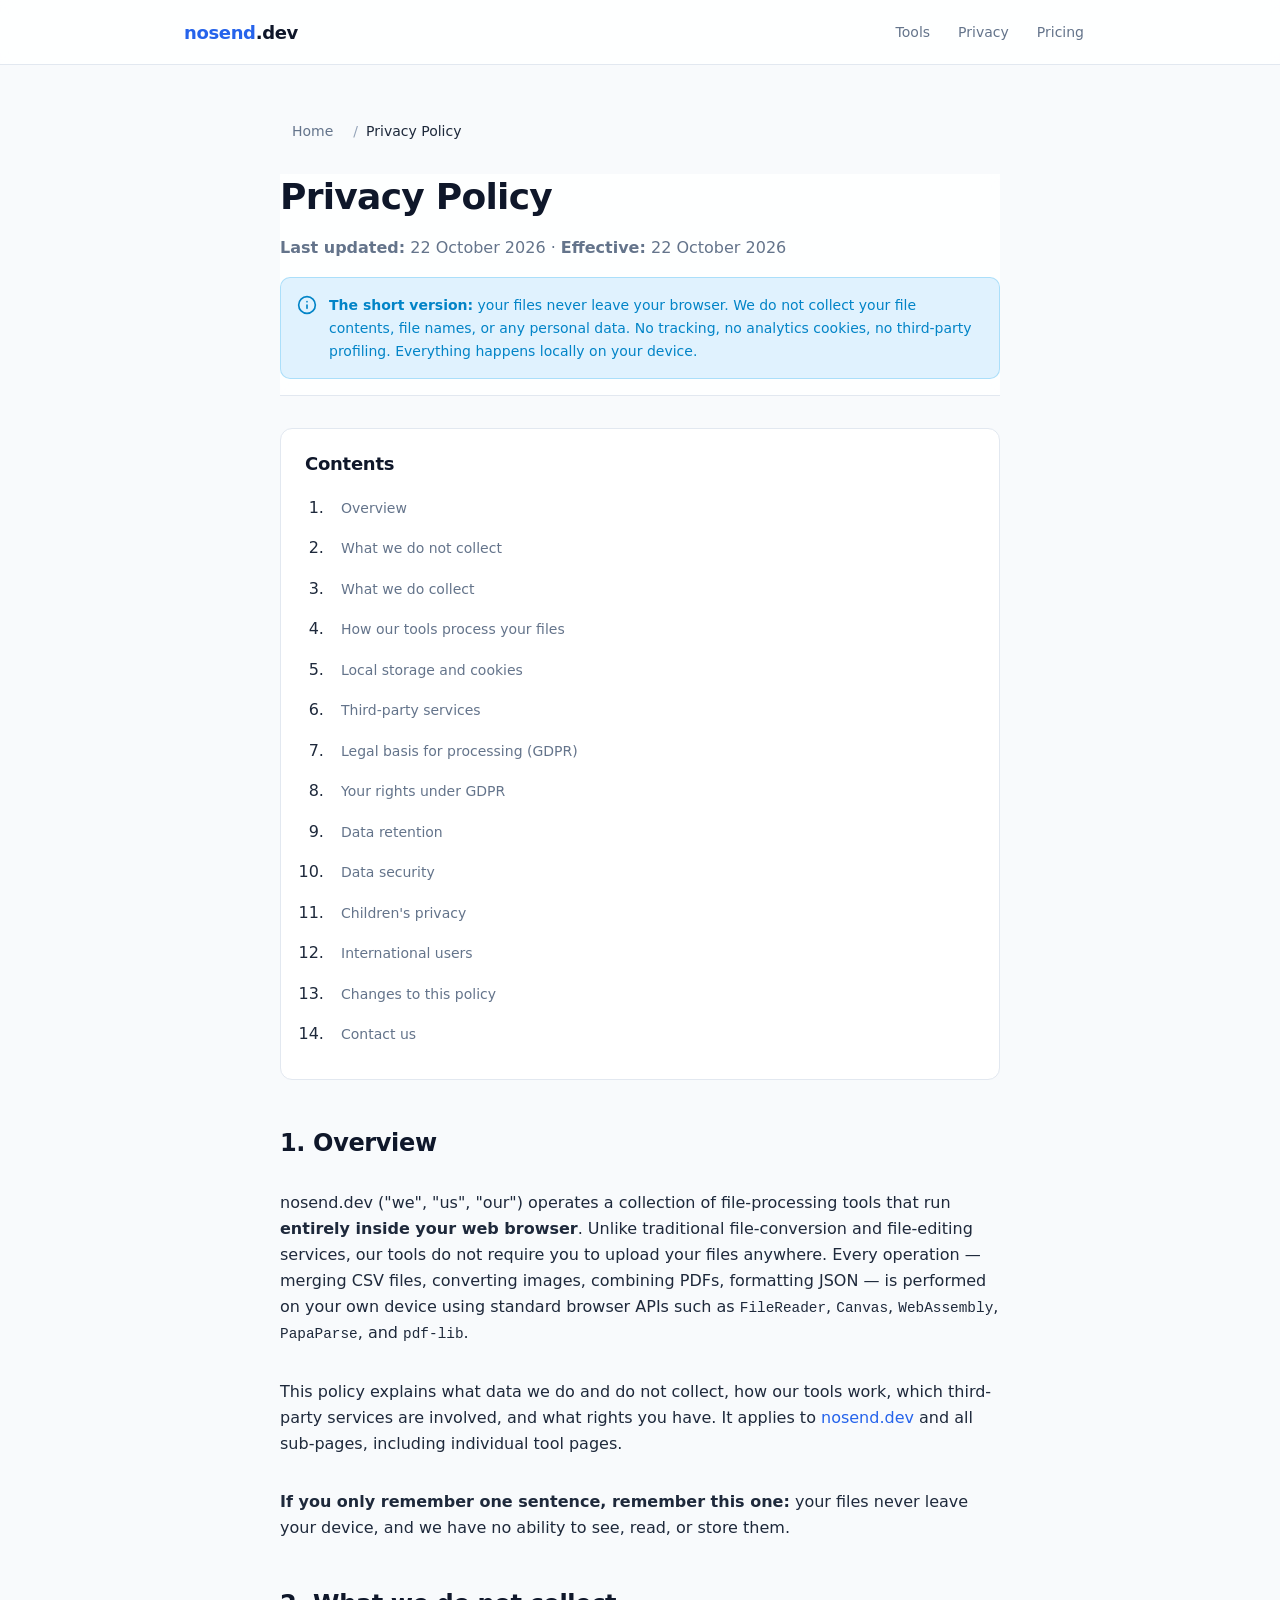
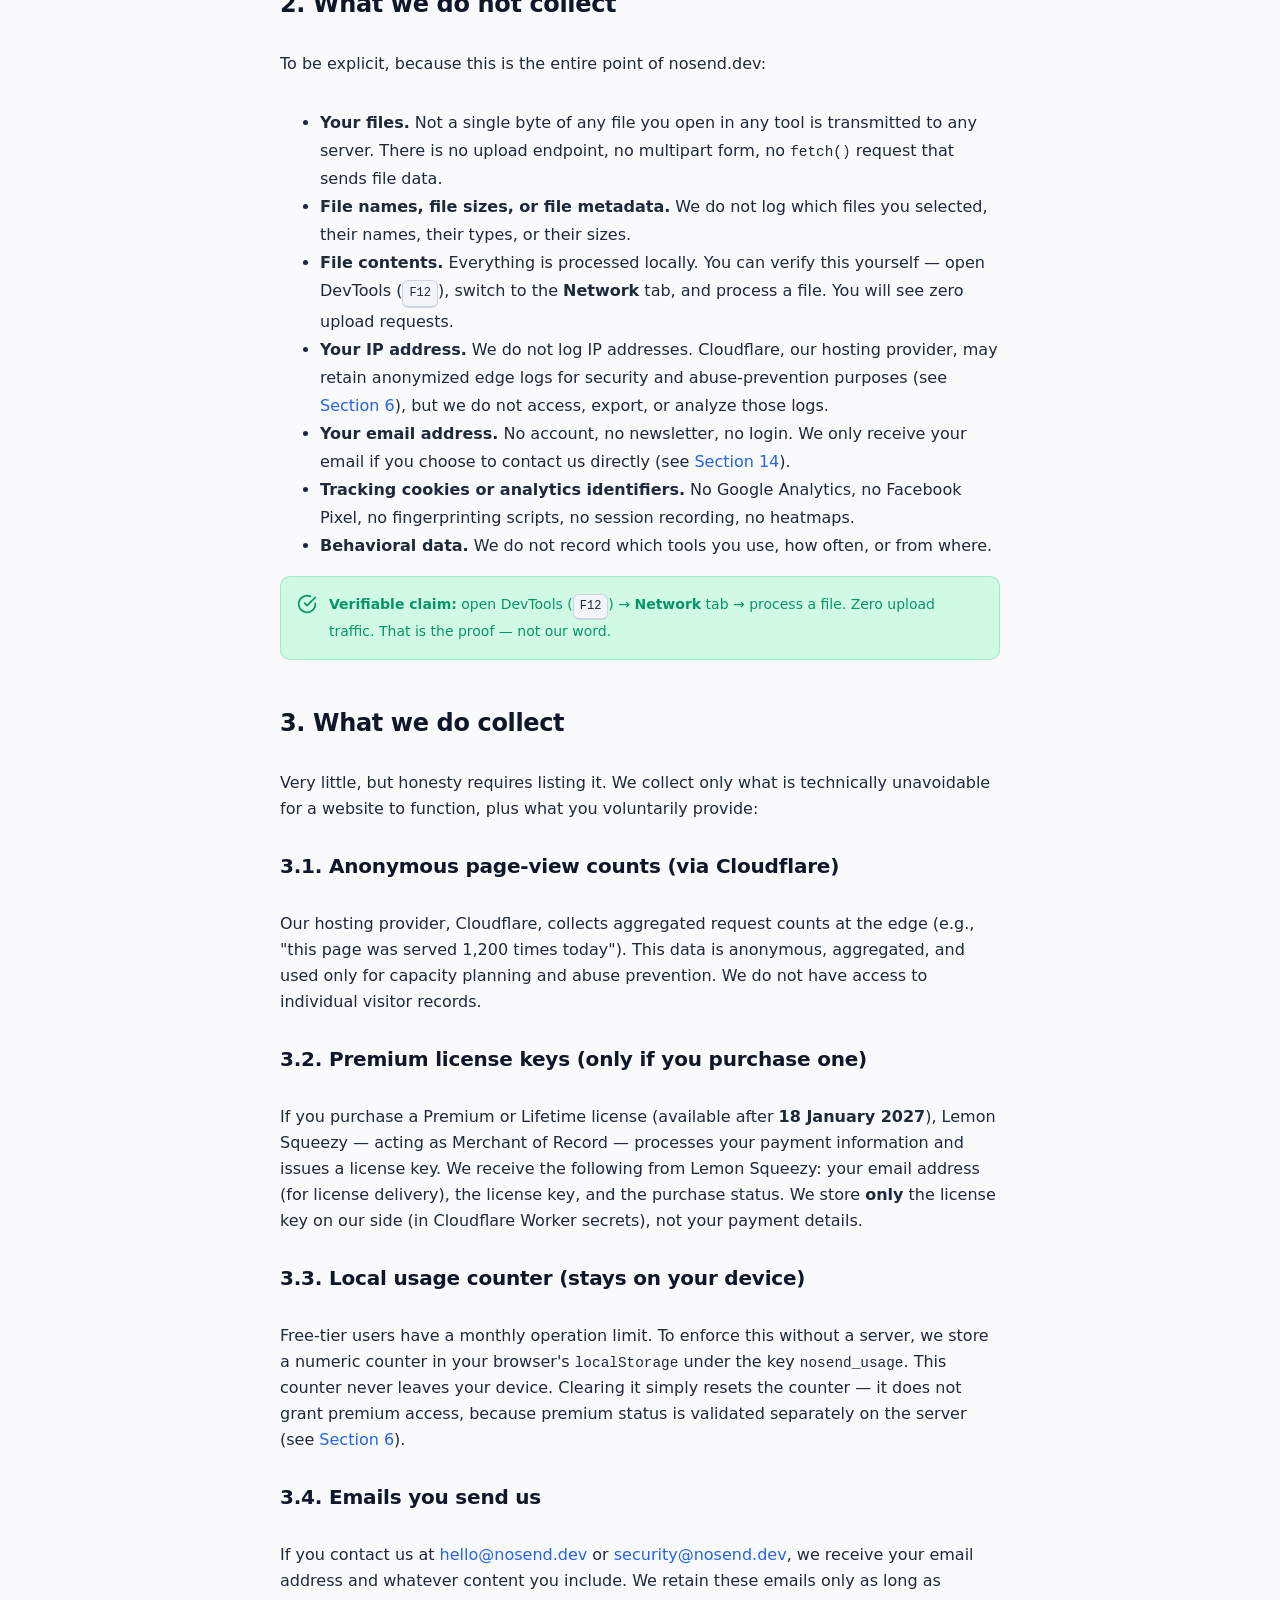
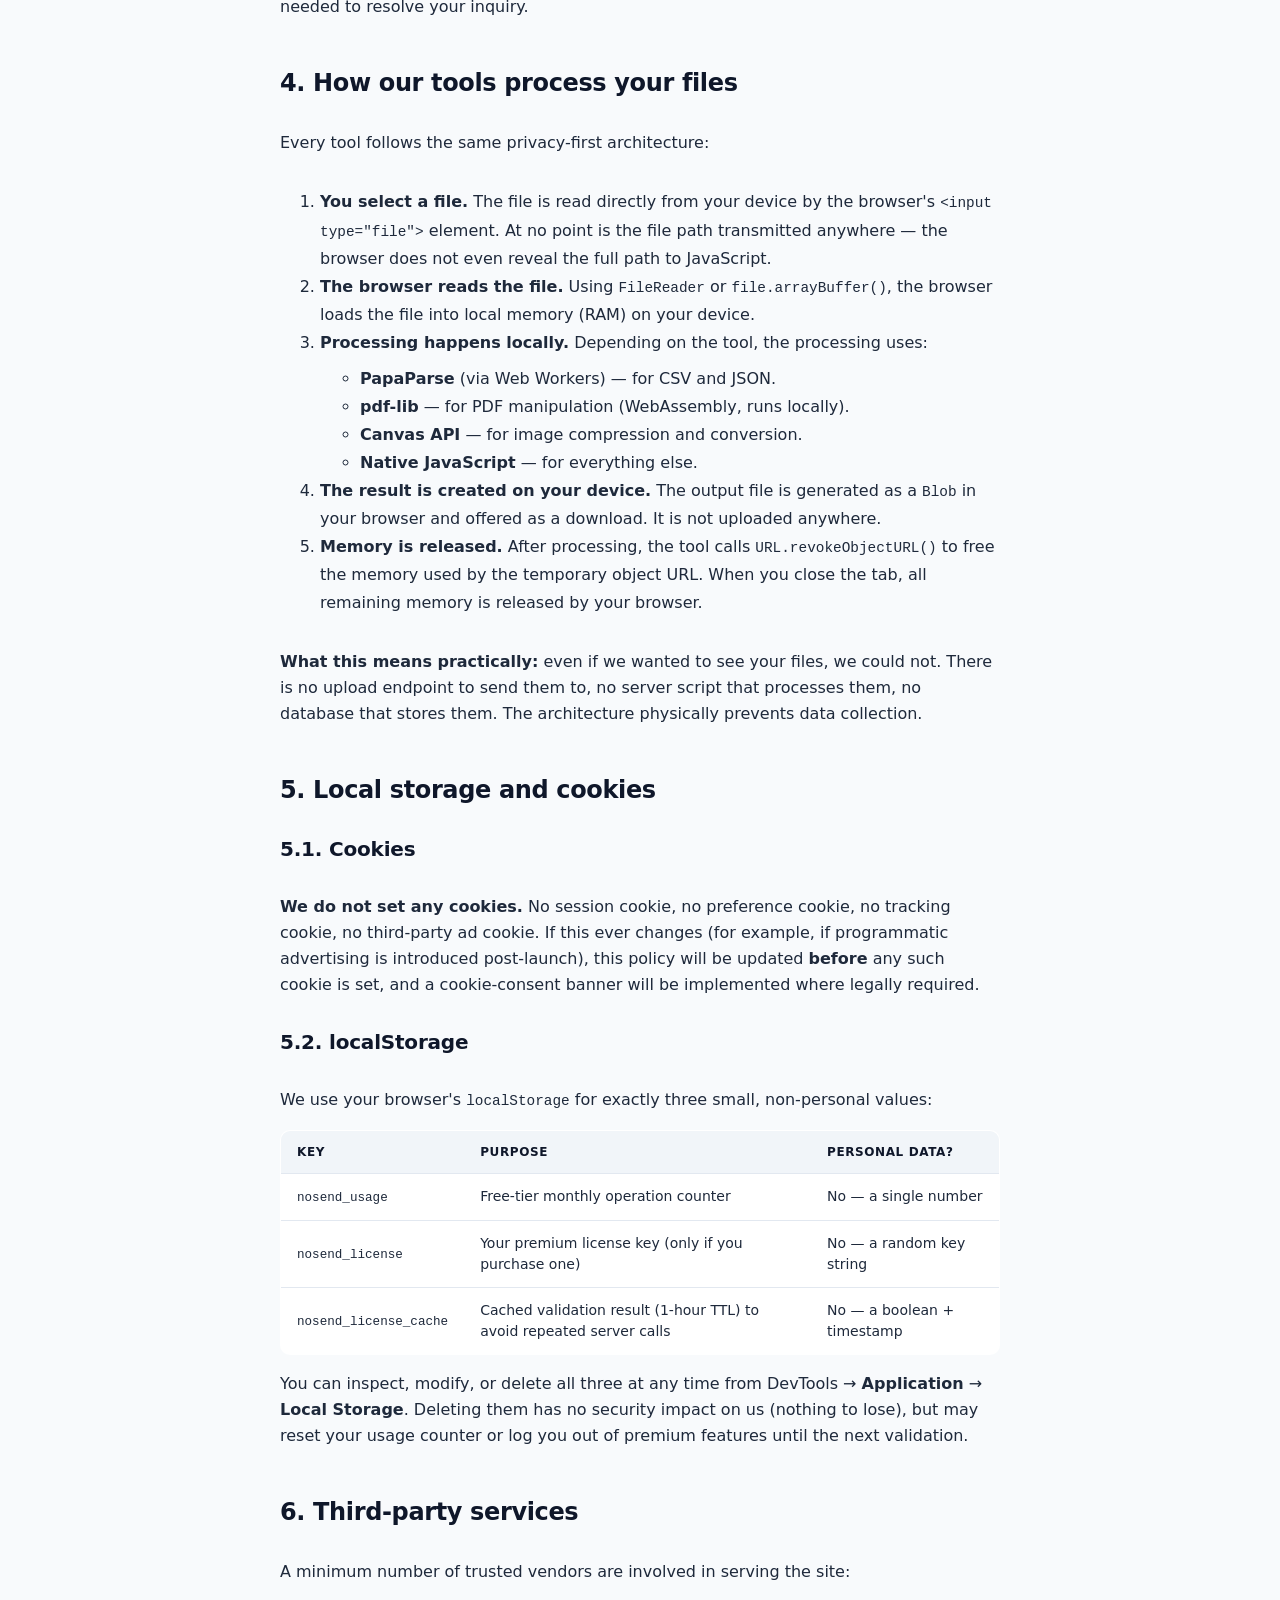
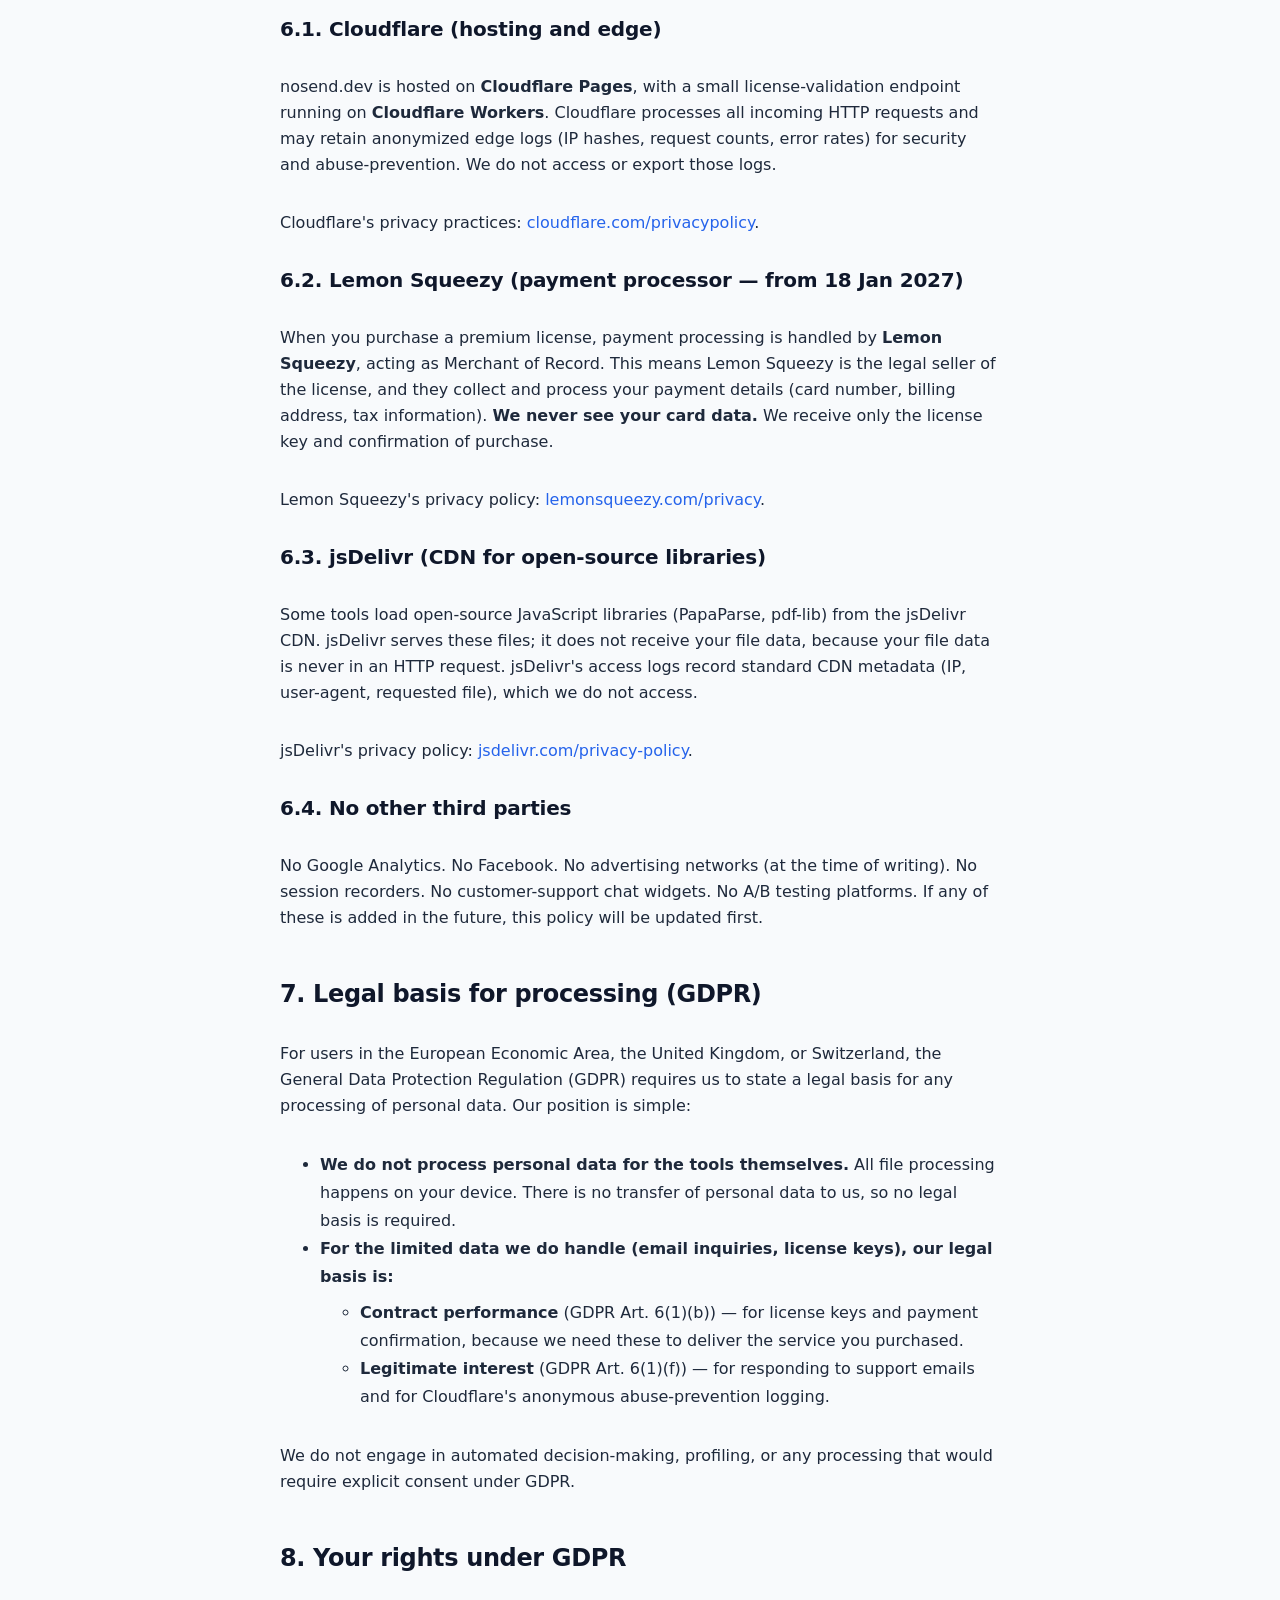
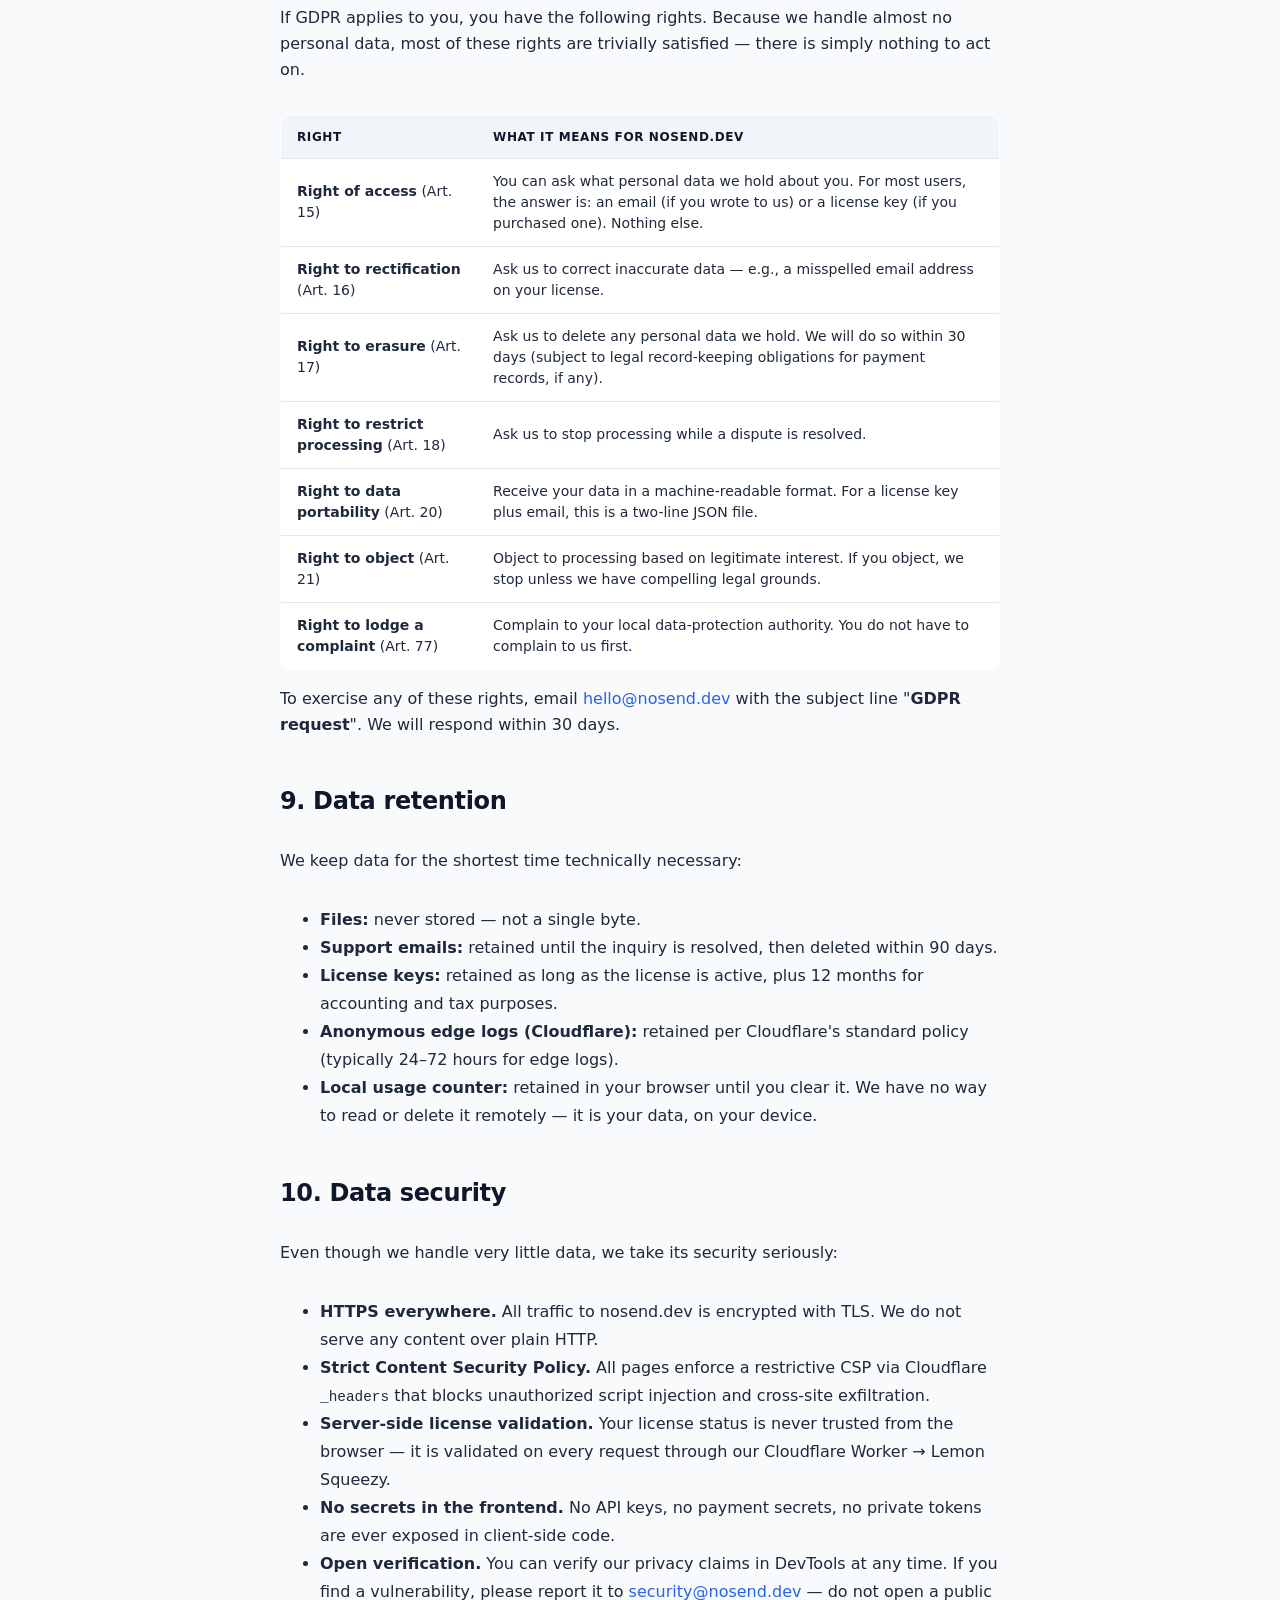
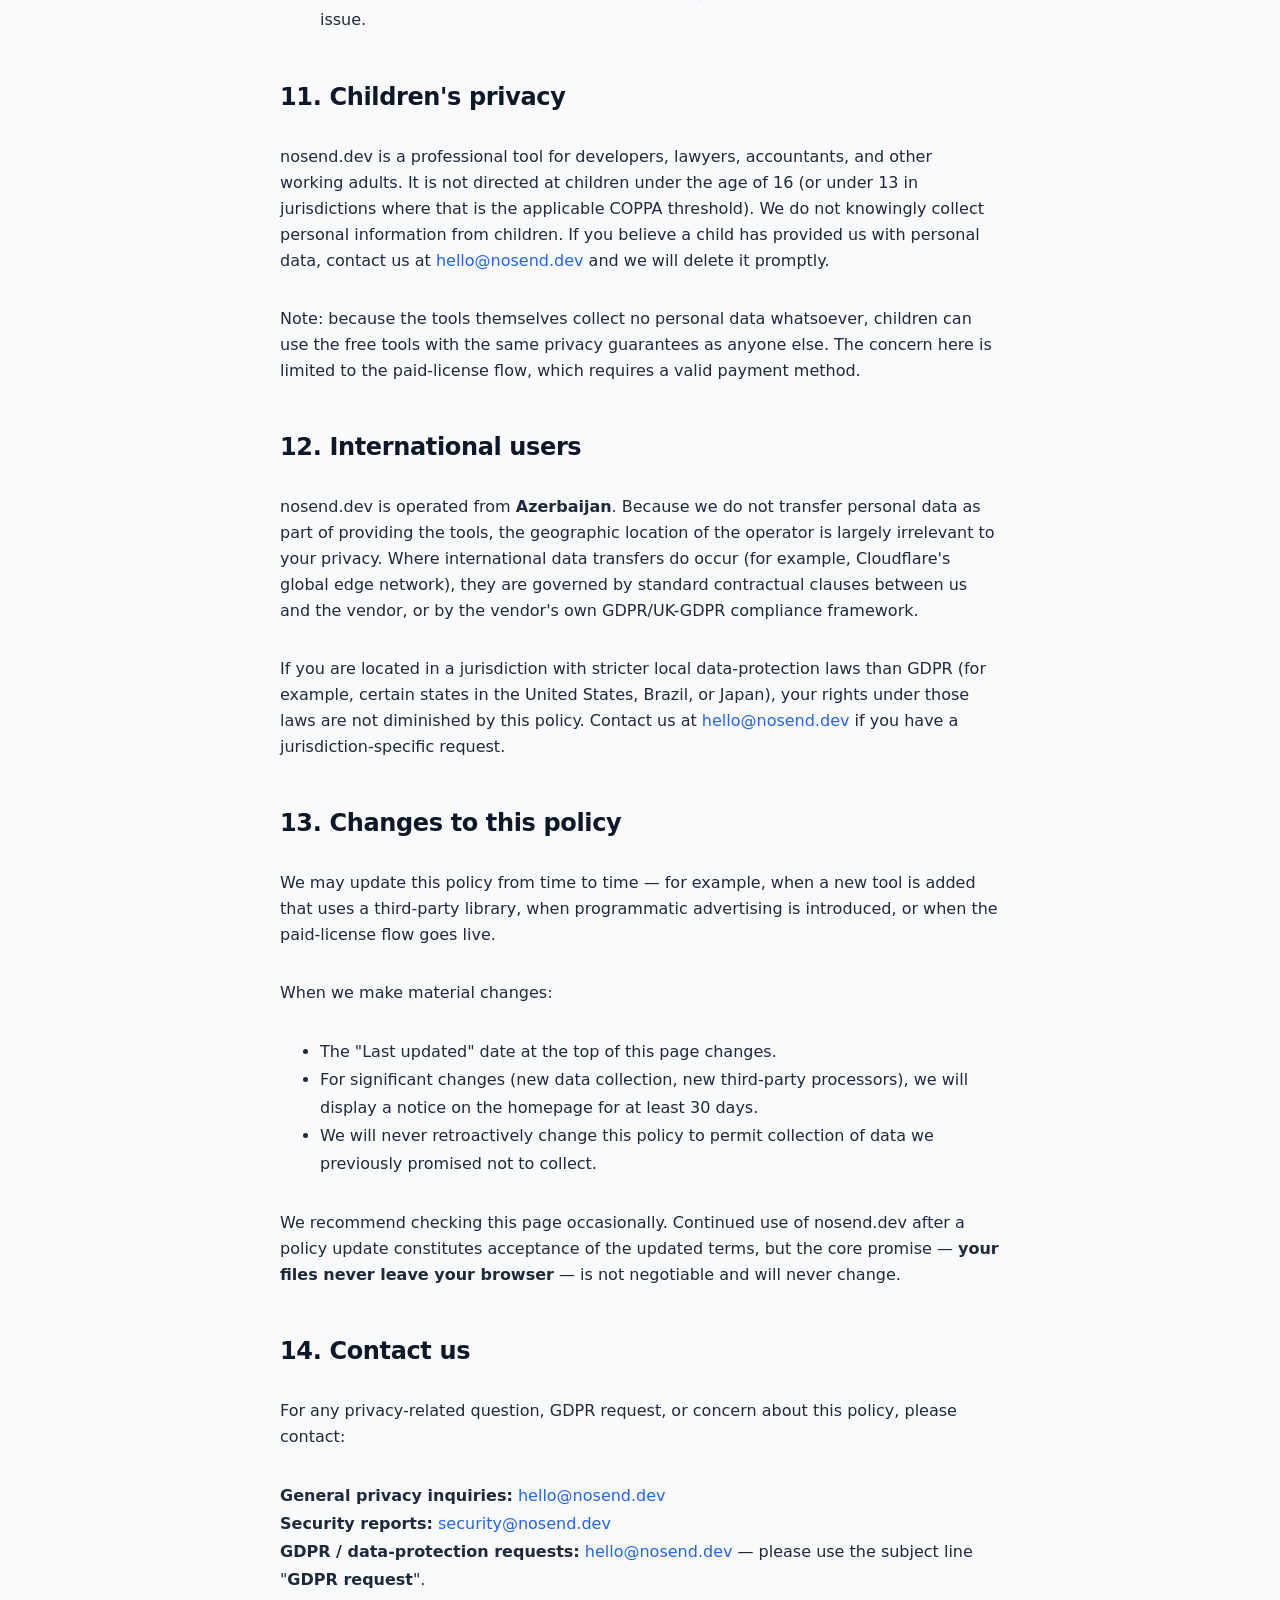
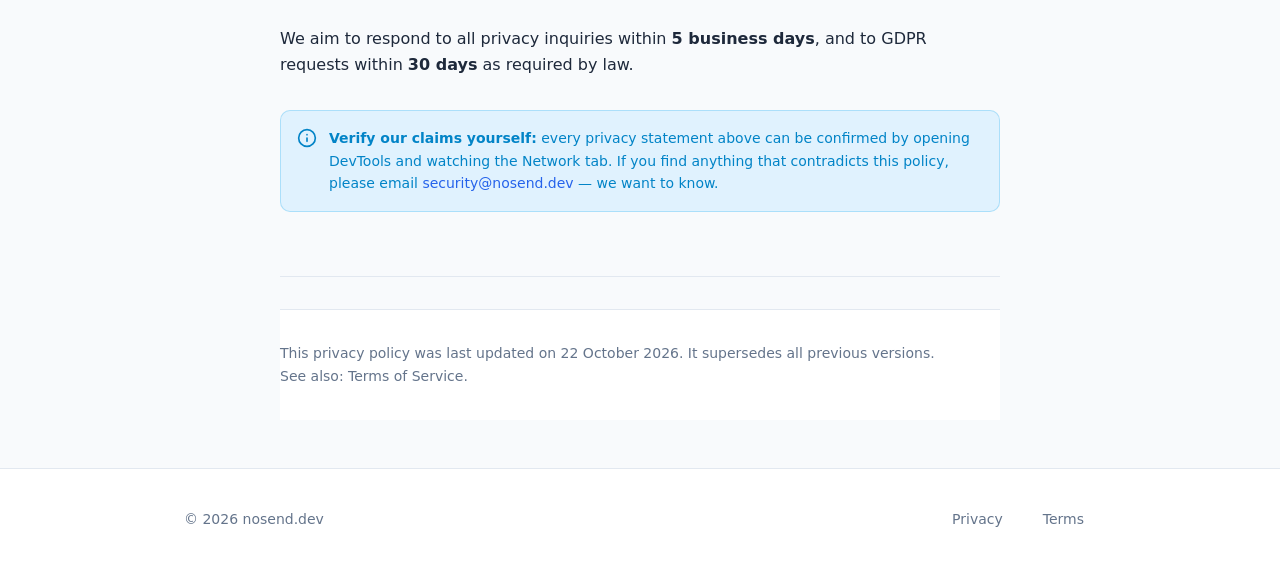
<file: public/privacy.html>
<!DOCTYPE html>
<html lang="en">
<head>
  <meta charset="UTF-8">
  <meta name="viewport" content="width=device-width, initial-scale=1.0">

  <!-- ============================================================
       SEO — PRIMARY
       ============================================================ -->
  <title>Privacy Policy — nosend.dev</title>
  <meta
    name="description"
    content="nosend.dev privacy policy. We never collect your files, file contents, or personal data. All tools run 100% in your browser — no upload, no server, no tracking."
  >
  <link rel="canonical" href="https://nosend.dev/privacy.html">
  <meta name="robots" content="index, follow, max-image-preview:large">

  <!-- ============================================================
       OPEN GRAPH (Facebook / LinkedIn / Telegram / WhatsApp)
       ============================================================ -->
  <meta property="og:type" content="website">
  <meta property="og:site_name" content="nosend.dev">
  <meta property="og:title" content="Privacy Policy — nosend.dev">
  <meta property="og:description" content="Your files never leave your browser. No upload, no server, no tracking. Full privacy policy.">
  <meta property="og:url" content="https://nosend.dev/privacy.html">
  <meta property="og:image" content="https://nosend.dev/assets/img/og-image.png">
  <meta property="og:image:width" content="1200">
  <meta property="og:image:height" content="630">
  <meta property="og:image:alt" content="nosend.dev — privacy-first developer tools">

  <!-- ============================================================
       TWITTER / X CARD
       ============================================================ -->
  <meta name="twitter:card" content="summary_large_image">
  <meta name="twitter:title" content="Privacy Policy — nosend.dev">
  <meta name="twitter:description" content="Your files never leave your browser. No upload, no server, no tracking.">
  <meta name="twitter:image" content="https://nosend.dev/assets/img/og-image.png">

  <!-- ============================================================
       BROWSER META
       NOTE: internal asset links below use RELATIVE paths
             (no leading slash), per project convention.
       ============================================================ -->
  <meta name="theme-color" content="#2563eb">
  <meta name="format-detection" content="telephone=no">
  <link rel="icon" type="image/svg+xml" href="favicon.svg">

  <!-- ============================================================
       RESOURCE HINTS
       ============================================================ -->
  <link rel="preconnect" href="https://cdn.jsdelivr.net" crossorigin>

  <!-- ============================================================
       DESIGN SYSTEM (shared across all pages — do not remove)
       ============================================================ -->
  <link rel="stylesheet" href="assets/css/style.css">

  <!-- ============================================================
       JSON-LD — WebPage schema
       ============================================================ -->
  <script type="application/ld+json">
  {
    "@context": "https://schema.org",
    "@type": "WebPage",
    "name": "Privacy Policy",
    "url": "https://nosend.dev/privacy.html",
    "description": "Privacy policy for nosend.dev — browser-based file processing tools with zero upload, zero server, zero tracking.",
    "inLanguage": "en",
    "datePublished": "2026-10-20",
    "dateModified": "2026-10-23",
    "isPartOf": {
      "@type": "WebSite",
      "name": "nosend.dev",
      "url": "https://nosend.dev"
    },
    "publisher": {
      "@type": "Organization",
      "name": "nosend.dev",
      "url": "https://nosend.dev",
      "email": "hello@nosend.dev"
    }
  }
  </script>

  <!-- ============================================================
       JSON-LD — BreadcrumbList schema
       ============================================================ -->
  <script type="application/ld+json">
  {
    "@context": "https://schema.org",
    "@type": "BreadcrumbList",
    "itemListElement": [
      {
        "@type": "ListItem",
        "position": 1,
        "name": "Home",
        "item": "https://nosend.dev/"
      },
      {
        "@type": "ListItem",
        "position": 2,
        "name": "Privacy Policy",
        "item": "https://nosend.dev/privacy.html"
      }
    ]
  }
  </script>
</head>

<body>

  <!-- Skip link for keyboard / screen-reader users -->
  <a href="#main" class="skip-link">Skip to main content</a>

  <!-- ============================================================
       NOSCRIPT — header/footer are inline now, so they render even
       without JS. This warning stays for tool pages and for users
       who have JavaScript disabled.
       ============================================================ -->
  <noscript>
    <div class="container">
      <div class="alert alert-warning" role="alert">
        <p>
          <strong>JavaScript is required.</strong>
          nosend.dev runs entirely in your browser — enable JavaScript to use the tools.
          Nothing is ever uploaded to a server.
        </p>
      </div>
    </div>
  </noscript>

  <!-- ============================================================
       HEADER — INLINE (not injected by common.js)

       WHY INLINE?
       -----------
       common.js builds the header with ABSOLUTE paths (`/`, `/#tools`,
       `/#privacy`, `/pricing.html`). That works when the site is served
       from the domain root, but breaks under `file://` protocol and in
       any subdirectory deployment.

       By rendering the header markup directly here with RELATIVE paths,
       we guarantee:
         • Clicking the logo        → loads `index.html`.
         • Clicking "Tools"         → loads `index.html#tools`.
         • Clicking "Privacy"       → loads `privacy.html` (this page).
         • Clicking "Pricing"       → loads `pricing.html`.
         • Works under file://, localhost, and any host.

       HOW COMMON.JS COOPERATES
       ------------------------
       `injectHeader()` checks `header.children.length > 0` and skips
       injection when content is already present — so this inline
       markup is NOT overwritten. `setupMobileMenu()` still works
       because the required IDs (`#primary-nav`, `#menu-toggle`)
       and `data-icon` attributes are present.
       ============================================================ -->
  <header>
    <div class="container">
      <a href="index.html" class="logo" aria-label="nosend.dev home">
        <strong>nosend</strong>.dev
      </a>

      <nav id="primary-nav" aria-label="Main navigation">
        <ul>
          <li><a href="index.html#tools">Tools</a></li>
          <li><a href="privacy.html">Privacy</a></li>
          <li><a href="pricing.html">Pricing</a></li>
        </ul>
      </nav>

      <button
        type="button"
        id="menu-toggle"
        class="menu-toggle"
        aria-label="Open menu"
        aria-expanded="false"
        aria-controls="primary-nav"
      >
        <span data-icon="menu">
          <svg xmlns="http://www.w3.org/2000/svg" width="22" height="22"
               viewBox="0 0 24 24" fill="none" stroke="currentColor"
               stroke-width="2" stroke-linecap="round" stroke-linejoin="round"
               aria-hidden="true" focusable="false">
            <line x1="3" y1="6" x2="21" y2="6"></line>
            <line x1="3" y1="12" x2="21" y2="12"></line>
            <line x1="3" y1="18" x2="21" y2="18"></line>
          </svg>
        </span>
        <span data-icon="close" hidden>
          <svg xmlns="http://www.w3.org/2000/svg" width="22" height="22"
               viewBox="0 0 24 24" fill="none" stroke="currentColor"
               stroke-width="2" stroke-linecap="round" stroke-linejoin="round"
               aria-hidden="true" focusable="false">
            <line x1="18" y1="6" x2="6" y2="18"></line>
            <line x1="6" y1="6" x2="18" y2="18"></line>
          </svg>
        </span>
      </button>
    </div>
  </header>

  <!-- ============================================================
       MAIN CONTENT
       ============================================================ -->
  <main id="main" class="container container-narrow" tabindex="-1">

    <!-- ---------- BREADCRUMB ---------- -->
    <nav class="breadcrumb" aria-label="Breadcrumb">
      <ol>
        <li><a href="index.html">Home</a></li>
        <li><span aria-current="page">Privacy Policy</span></li>
      </ol>
    </nav>

    <!-- ---------- ARTICLE ---------- -->
    <article>

      <!-- ---------- HEADER ---------- -->
      <header class="stack">
        <h1>Privacy Policy</h1>
        <p class="text-muted">
          <strong>Last updated:</strong> <time datetime="2026-10-22">22 October 2026</time>
          · <strong>Effective:</strong> <time datetime="2026-10-22">22 October 2026</time>
        </p>

        <div class="alert alert-info" role="note">
          <svg class="alert-icon" xmlns="http://www.w3.org/2000/svg"
               width="20" height="20" viewBox="0 0 24 24" fill="none"
               stroke="currentColor" stroke-width="2"
               stroke-linecap="round" stroke-linejoin="round"
               aria-hidden="true" focusable="false">
            <circle cx="12" cy="12" r="10"></circle>
            <line x1="12" y1="16" x2="12" y2="12"></line>
            <line x1="12" y1="8" x2="12.01" y2="8"></line>
          </svg>
          <p>
            <strong>The short version:</strong> your files never leave your browser.
            We do not collect your file contents, file names, or any personal data.
            No tracking, no analytics cookies, no third-party profiling.
            Everything happens locally on your device.
          </p>
        </div>
      </header>

      <!-- ---------- TABLE OF CONTENTS ---------- -->
      <nav aria-label="Table of contents" class="card card-flat" style="margin-top: var(--space-8);">
        <h2 style="font-size: var(--text-lg); margin-bottom: var(--space-3);">Contents</h2>
        <ol style="margin: 0; padding-left: var(--space-6); line-height: var(--leading-loose);">
          <li><a href="#overview">Overview</a></li>
          <li><a href="#what-we-do-not-collect">What we do not collect</a></li>
          <li><a href="#what-we-do-collect">What we do collect</a></li>
          <li><a href="#how-tools-work">How our tools process your files</a></li>
          <li><a href="#local-storage">Local storage and cookies</a></li>
          <li><a href="#third-parties">Third-party services</a></li>
          <li><a href="#legal-basis">Legal basis for processing (GDPR)</a></li>
          <li><a href="#your-rights">Your rights under GDPR</a></li>
          <li><a href="#data-retention">Data retention</a></li>
          <li><a href="#security">Data security</a></li>
          <li><a href="#children">Children's privacy</a></li>
          <li><a href="#international">International users</a></li>
          <li><a href="#changes">Changes to this policy</a></li>
          <li><a href="#contact">Contact us</a></li>
        </ol>
      </nav>

      <!-- ---------- 1. OVERVIEW ---------- -->
      <section id="overview" class="stack-lg" style="margin-top: var(--space-12);">
        <h2>1. Overview</h2>
        <p>
          nosend.dev ("we", "us", "our") operates a collection of file-processing tools
          that run <strong>entirely inside your web browser</strong>. Unlike traditional
          file-conversion and file-editing services, our tools do not require you to
          upload your files anywhere. Every operation — merging CSV files, converting
          images, combining PDFs, formatting JSON — is performed on your own device
          using standard browser APIs such as <code>FileReader</code>, <code>Canvas</code>,
          <code>WebAssembly</code>, <code>PapaParse</code>, and <code>pdf-lib</code>.
        </p>
        <p>
          This policy explains what data we do and do not collect, how our tools work,
          which third-party services are involved, and what rights you have. It applies
          to <a href="https://nosend.dev">nosend.dev</a> and all sub-pages, including
          individual tool pages.
        </p>
        <p>
          <strong>If you only remember one sentence, remember this one:</strong>
          your files never leave your device, and we have no ability to see, read,
          or store them.
        </p>
      </section>

      <!-- ---------- 2. WHAT WE DO NOT COLLECT ---------- -->
      <section id="what-we-do-not-collect" class="stack-lg" style="margin-top: var(--space-12);">
        <h2>2. What we do not collect</h2>
        <p>
          To be explicit, because this is the entire point of nosend.dev:
        </p>
        <ul style="line-height: var(--leading-loose);">
          <li><strong>Your files.</strong> Not a single byte of any file you open in
            any tool is transmitted to any server. There is no upload endpoint, no
            multipart form, no <code>fetch()</code> request that sends file data.</li>
          <li><strong>File names, file sizes, or file metadata.</strong> We do not log
            which files you selected, their names, their types, or their sizes.</li>
          <li><strong>File contents.</strong> Everything is processed locally. You can
            verify this yourself — open DevTools (<kbd>F12</kbd>), switch to the
            <strong>Network</strong> tab, and process a file. You will see zero
            upload requests.</li>
          <li><strong>Your IP address.</strong> We do not log IP addresses. Cloudflare,
            our hosting provider, may retain anonymized edge logs for security and
            abuse-prevention purposes (see <a href="#third-parties">Section 6</a>),
            but we do not access, export, or analyze those logs.</li>
          <li><strong>Your email address.</strong> No account, no newsletter, no login.
            We only receive your email if you choose to contact us directly
            (see <a href="#contact">Section 14</a>).</li>
          <li><strong>Tracking cookies or analytics identifiers.</strong> No Google
            Analytics, no Facebook Pixel, no fingerprinting scripts, no session
            recording, no heatmaps.</li>
          <li><strong>Behavioral data.</strong> We do not record which tools you use,
            how often, or from where.</li>
        </ul>
        <div class="alert alert-success" role="note">
          <svg class="alert-icon" xmlns="http://www.w3.org/2000/svg"
               width="20" height="20" viewBox="0 0 24 24" fill="none"
               stroke="currentColor" stroke-width="2"
               stroke-linecap="round" stroke-linejoin="round"
               aria-hidden="true" focusable="false">
            <path d="M22 11.08V12a10 10 0 1 1-5.93-9.14"></path>
            <polyline points="22 4 12 14.01 9 11.01"></polyline>
          </svg>
          <p>
            <strong>Verifiable claim:</strong> open DevTools (<kbd>F12</kbd>) →
            <strong>Network</strong> tab → process a file. Zero upload traffic.
            That is the proof — not our word.
          </p>
        </div>
      </section>

      <!-- ---------- 3. WHAT WE DO COLLECT ---------- -->
      <section id="what-we-do-collect" class="stack-lg" style="margin-top: var(--space-12);">
        <h2>3. What we do collect</h2>
        <p>
          Very little, but honesty requires listing it. We collect only what is
          technically unavoidable for a website to function, plus what you voluntarily
          provide:
        </p>

        <h3>3.1. Anonymous page-view counts (via Cloudflare)</h3>
        <p>
          Our hosting provider, Cloudflare, collects aggregated request counts at the
          edge (e.g., "this page was served 1,200 times today"). This data is
          anonymous, aggregated, and used only for capacity planning and abuse
          prevention. We do not have access to individual visitor records.
        </p>

        <h3>3.2. Premium license keys (only if you purchase one)</h3>
        <p>
          If you purchase a Premium or Lifetime license (available after
          <strong>18 January 2027</strong>), Lemon Squeezy — acting as Merchant of
          Record — processes your payment information and issues a license key.
          We receive the following from Lemon Squeezy: your email address (for
          license delivery), the license key, and the purchase status. We store
          <strong>only</strong> the license key on our side (in Cloudflare Worker
          secrets), not your payment details.
        </p>

        <h3>3.3. Local usage counter (stays on your device)</h3>
        <p>
          Free-tier users have a monthly operation limit. To enforce this without a
          server, we store a numeric counter in your browser's
          <code>localStorage</code> under the key <code>nosend_usage</code>. This
          counter never leaves your device. Clearing it simply resets the counter
          — it does not grant premium access, because premium status is validated
          separately on the server (see <a href="#third-parties">Section 6</a>).
        </p>

        <h3>3.4. Emails you send us</h3>
        <p>
          If you contact us at <a href="mailto:hello@nosend.dev">hello@nosend.dev</a>
          or <a href="mailto:security@nosend.dev">security@nosend.dev</a>, we receive
          your email address and whatever content you include. We retain these emails
          only as long as needed to resolve your inquiry.
        </p>
      </section>

      <!-- ---------- 4. HOW TOOLS WORK ---------- -->
      <section id="how-tools-work" class="stack-lg" style="margin-top: var(--space-12);">
        <h2>4. How our tools process your files</h2>
        <p>
          Every tool follows the same privacy-first architecture:
        </p>
        <ol style="line-height: var(--leading-loose);">
          <li>
            <strong>You select a file.</strong> The file is read directly from your
            device by the browser's <code>&lt;input type="file"&gt;</code> element.
            At no point is the file path transmitted anywhere — the browser does
            not even reveal the full path to JavaScript.
          </li>
          <li>
            <strong>The browser reads the file.</strong> Using <code>FileReader</code>
            or <code>file.arrayBuffer()</code>, the browser loads the file into local
            memory (RAM) on your device.
          </li>
          <li>
            <strong>Processing happens locally.</strong> Depending on the tool, the
            processing uses:
            <ul style="line-height: var(--leading-loose); margin-top: var(--space-2);">
              <li><strong>PapaParse</strong> (via Web Workers) — for CSV and JSON.</li>
              <li><strong>pdf-lib</strong> — for PDF manipulation (WebAssembly, runs locally).</li>
              <li><strong>Canvas API</strong> — for image compression and conversion.</li>
              <li><strong>Native JavaScript</strong> — for everything else.</li>
            </ul>
          </li>
          <li>
            <strong>The result is created on your device.</strong> The output file is
            generated as a <code>Blob</code> in your browser and offered as a download.
            It is not uploaded anywhere.
          </li>
          <li>
            <strong>Memory is released.</strong> After processing, the tool calls
            <code>URL.revokeObjectURL()</code> to free the memory used by the
            temporary object URL. When you close the tab, all remaining memory is
            released by your browser.
          </li>
        </ol>
        <p>
          <strong>What this means practically:</strong> even if we wanted to see your
          files, we could not. There is no upload endpoint to send them to, no server
          script that processes them, no database that stores them. The architecture
          physically prevents data collection.
        </p>
      </section>

      <!-- ---------- 5. LOCAL STORAGE AND COOKIES ---------- -->
      <section id="local-storage" class="stack-lg" style="margin-top: var(--space-12);">
        <h2>5. Local storage and cookies</h2>

        <h3>5.1. Cookies</h3>
        <p>
          <strong>We do not set any cookies.</strong> No session cookie, no preference
          cookie, no tracking cookie, no third-party ad cookie. If this ever changes
          (for example, if programmatic advertising is introduced post-launch), this
          policy will be updated <strong>before</strong> any such cookie is set, and
          a cookie-consent banner will be implemented where legally required.
        </p>

        <h3>5.2. localStorage</h3>
        <p>
          We use your browser's <code>localStorage</code> for exactly three small,
          non-personal values:
        </p>
        <table class="table" style="margin-top: var(--space-4);">
          <thead>
            <tr>
              <th scope="col">Key</th>
              <th scope="col">Purpose</th>
              <th scope="col">Personal data?</th>
            </tr>
          </thead>
          <tbody>
            <tr>
              <td><code>nosend_usage</code></td>
              <td>Free-tier monthly operation counter</td>
              <td>No — a single number</td>
            </tr>
            <tr>
              <td><code>nosend_license</code></td>
              <td>Your premium license key (only if you purchase one)</td>
              <td>No — a random key string</td>
            </tr>
            <tr>
              <td><code>nosend_license_cache</code></td>
              <td>Cached validation result (1-hour TTL) to avoid repeated server calls</td>
              <td>No — a boolean + timestamp</td>
            </tr>
          </tbody>
        </table>
        <p style="margin-top: var(--space-4);">
          You can inspect, modify, or delete all three at any time from DevTools →
          <strong>Application</strong> → <strong>Local Storage</strong>. Deleting them
          has no security impact on us (nothing to lose), but may reset your usage
          counter or log you out of premium features until the next validation.
        </p>
      </section>

      <!-- ---------- 6. THIRD-PARTY SERVICES ---------- -->
      <section id="third-parties" class="stack-lg" style="margin-top: var(--space-12);">
        <h2>6. Third-party services</h2>
        <p>
          A minimum number of trusted vendors are involved in serving the site:
        </p>

        <h3>6.1. Cloudflare (hosting and edge)</h3>
        <p>
          nosend.dev is hosted on <strong>Cloudflare Pages</strong>, with a small
          license-validation endpoint running on <strong>Cloudflare Workers</strong>.
          Cloudflare processes all incoming HTTP requests and may retain anonymized
          edge logs (IP hashes, request counts, error rates) for security and
          abuse-prevention. We do not access or export those logs.
        </p>
        <p>
          Cloudflare's privacy practices:
          <a href="https://www.cloudflare.com/privacypolicy/" rel="noopener noreferrer" target="_blank">cloudflare.com/privacypolicy</a>.
        </p>

        <h3>6.2. Lemon Squeezy (payment processor — from 18 Jan 2027)</h3>
        <p>
          When you purchase a premium license, payment processing is handled by
          <strong>Lemon Squeezy</strong>, acting as Merchant of Record. This means
          Lemon Squeezy is the legal seller of the license, and they collect and
          process your payment details (card number, billing address, tax information).
          <strong>We never see your card data.</strong> We receive only the license
          key and confirmation of purchase.
        </p>
        <p>
          Lemon Squeezy's privacy policy:
          <a href="https://www.lemonsqueezy.com/privacy" rel="noopener noreferrer" target="_blank">lemonsqueezy.com/privacy</a>.
        </p>

        <h3>6.3. jsDelivr (CDN for open-source libraries)</h3>
        <p>
          Some tools load open-source JavaScript libraries (PapaParse, pdf-lib) from
          the jsDelivr CDN. jsDelivr serves these files; it does not receive your file
          data, because your file data is never in an HTTP request. jsDelivr's access
          logs record standard CDN metadata (IP, user-agent, requested file), which
          we do not access.
        </p>
        <p>
          jsDelivr's privacy policy:
          <a href="https://www.jsdelivr.com/privacy-policy-jsdelivr-net" rel="noopener noreferrer" target="_blank">jsdelivr.com/privacy-policy</a>.
        </p>

        <h3>6.4. No other third parties</h3>
        <p>
          No Google Analytics. No Facebook. No advertising networks (at the time of
          writing). No session recorders. No customer-support chat widgets. No
          A/B testing platforms. If any of these is added in the future, this policy
          will be updated first.
        </p>
      </section>

      <!-- ---------- 7. LEGAL BASIS ---------- -->
      <section id="legal-basis" class="stack-lg" style="margin-top: var(--space-12);">
        <h2>7. Legal basis for processing (GDPR)</h2>
        <p>
          For users in the European Economic Area, the United Kingdom, or Switzerland,
          the General Data Protection Regulation (GDPR) requires us to state a legal
          basis for any processing of personal data. Our position is simple:
        </p>
        <ul style="line-height: var(--leading-loose);">
          <li>
            <strong>We do not process personal data for the tools themselves.</strong>
            All file processing happens on your device. There is no transfer of
            personal data to us, so no legal basis is required.
          </li>
          <li>
            <strong>For the limited data we do handle (email inquiries, license keys),
            our legal basis is:</strong>
            <ul style="line-height: var(--leading-loose); margin-top: var(--space-2);">
              <li><strong>Contract performance</strong> (GDPR Art. 6(1)(b)) — for
                license keys and payment confirmation, because we need these to
                deliver the service you purchased.</li>
              <li><strong>Legitimate interest</strong> (GDPR Art. 6(1)(f)) — for
                responding to support emails and for Cloudflare's anonymous
                abuse-prevention logging.</li>
            </ul>
          </li>
        </ul>
        <p>
          We do not engage in automated decision-making, profiling, or any processing
          that would require explicit consent under GDPR.
        </p>
      </section>

      <!-- ---------- 8. YOUR RIGHTS ---------- -->
      <section id="your-rights" class="stack-lg" style="margin-top: var(--space-12);">
        <h2>8. Your rights under GDPR</h2>
        <p>
          If GDPR applies to you, you have the following rights. Because we handle
          almost no personal data, most of these rights are trivially satisfied —
          there is simply nothing to act on.
        </p>
        <table class="table">
          <thead>
            <tr>
              <th scope="col">Right</th>
              <th scope="col">What it means for nosend.dev</th>
            </tr>
          </thead>
          <tbody>
            <tr>
              <td><strong>Right of access</strong> (Art. 15)</td>
              <td>You can ask what personal data we hold about you. For most users,
                the answer is: an email (if you wrote to us) or a license key
                (if you purchased one). Nothing else.</td>
            </tr>
            <tr>
              <td><strong>Right to rectification</strong> (Art. 16)</td>
              <td>Ask us to correct inaccurate data — e.g., a misspelled email
                address on your license.</td>
            </tr>
            <tr>
              <td><strong>Right to erasure</strong> (Art. 17)</td>
              <td>Ask us to delete any personal data we hold. We will do so within
                30 days (subject to legal record-keeping obligations for payment
                records, if any).</td>
            </tr>
            <tr>
              <td><strong>Right to restrict processing</strong> (Art. 18)</td>
              <td>Ask us to stop processing while a dispute is resolved.</td>
            </tr>
            <tr>
              <td><strong>Right to data portability</strong> (Art. 20)</td>
              <td>Receive your data in a machine-readable format. For a license key
                plus email, this is a two-line JSON file.</td>
            </tr>
            <tr>
              <td><strong>Right to object</strong> (Art. 21)</td>
              <td>Object to processing based on legitimate interest. If you object,
                we stop unless we have compelling legal grounds.</td>
            </tr>
            <tr>
              <td><strong>Right to lodge a complaint</strong> (Art. 77)</td>
              <td>Complain to your local data-protection authority. You do not
                have to complain to us first.</td>
            </tr>
          </tbody>
        </table>
        <p style="margin-top: var(--space-4);">
          To exercise any of these rights, email
          <a href="mailto:hello@nosend.dev">hello@nosend.dev</a> with the subject
          line "<strong>GDPR request</strong>". We will respond within 30 days.
        </p>
      </section>

      <!-- ---------- 9. DATA RETENTION ---------- -->
      <section id="data-retention" class="stack-lg" style="margin-top: var(--space-12);">
        <h2>9. Data retention</h2>
        <p>
          We keep data for the shortest time technically necessary:
        </p>
        <ul style="line-height: var(--leading-loose);">
          <li><strong>Files:</strong> never stored — not a single byte.</li>
          <li><strong>Support emails:</strong> retained until the inquiry is resolved,
            then deleted within 90 days.</li>
          <li><strong>License keys:</strong> retained as long as the license is active,
            plus 12 months for accounting and tax purposes.</li>
          <li><strong>Anonymous edge logs (Cloudflare):</strong> retained per Cloudflare's
            standard policy (typically 24–72 hours for edge logs).</li>
          <li><strong>Local usage counter:</strong> retained in your browser until you
            clear it. We have no way to read or delete it remotely — it is your data,
            on your device.</li>
        </ul>
      </section>

      <!-- ---------- 10. SECURITY ---------- -->
      <section id="security" class="stack-lg" style="margin-top: var(--space-12);">
        <h2>10. Data security</h2>
        <p>
          Even though we handle very little data, we take its security seriously:
        </p>
        <ul style="line-height: var(--leading-loose);">
          <li><strong>HTTPS everywhere.</strong> All traffic to nosend.dev is encrypted
            with TLS. We do not serve any content over plain HTTP.</li>
          <li><strong>Strict Content Security Policy.</strong> All pages enforce a
            restrictive CSP via Cloudflare <code>_headers</code> that blocks unauthorized
            script injection and cross-site exfiltration.</li>
          <li><strong>Server-side license validation.</strong> Your license status is
            never trusted from the browser — it is validated on every request through
            our Cloudflare Worker → Lemon Squeezy.</li>
          <li><strong>No secrets in the frontend.</strong> No API keys, no payment
            secrets, no private tokens are ever exposed in client-side code.</li>
          <li><strong>Open verification.</strong> You can verify our privacy claims
            in DevTools at any time. If you find a vulnerability, please report it to
            <a href="mailto:security@nosend.dev">security@nosend.dev</a> — do not open
            a public issue.</li>
        </ul>
      </section>

      <!-- ---------- 11. CHILDREN ---------- -->
      <section id="children" class="stack-lg" style="margin-top: var(--space-12);">
        <h2>11. Children's privacy</h2>
        <p>
          nosend.dev is a professional tool for developers, lawyers, accountants, and
          other working adults. It is not directed at children under the age of 16
          (or under 13 in jurisdictions where that is the applicable COPPA threshold).
          We do not knowingly collect personal information from children. If you
          believe a child has provided us with personal data, contact us at
          <a href="mailto:hello@nosend.dev">hello@nosend.dev</a> and we will delete it
          promptly.
        </p>
        <p>
          Note: because the tools themselves collect no personal data whatsoever,
          children can use the free tools with the same privacy guarantees as anyone
          else. The concern here is limited to the paid-license flow, which requires
          a valid payment method.
        </p>
      </section>

      <!-- ---------- 12. INTERNATIONAL ---------- -->
      <section id="international" class="stack-lg" style="margin-top: var(--space-12);">
        <h2>12. International users</h2>
        <p>
          nosend.dev is operated from <strong>Azerbaijan</strong>. Because we do not
          transfer personal data as part of providing the tools, the geographic
          location of the operator is largely irrelevant to your privacy. Where
          international data transfers do occur (for example, Cloudflare's global
          edge network), they are governed by standard contractual clauses between
          us and the vendor, or by the vendor's own GDPR/UK-GDPR compliance framework.
        </p>
        <p>
          If you are located in a jurisdiction with stricter local data-protection
          laws than GDPR (for example, certain states in the United States, Brazil,
          or Japan), your rights under those laws are not diminished by this policy.
          Contact us at <a href="mailto:hello@nosend.dev">hello@nosend.dev</a> if you
          have a jurisdiction-specific request.
        </p>
      </section>

      <!-- ---------- 13. CHANGES ---------- -->
      <section id="changes" class="stack-lg" style="margin-top: var(--space-12);">
        <h2>13. Changes to this policy</h2>
        <p>
          We may update this policy from time to time — for example, when a new
          tool is added that uses a third-party library, when programmatic
          advertising is introduced, or when the paid-license flow goes live.
        </p>
        <p>
          When we make material changes:
        </p>
        <ul style="line-height: var(--leading-loose);">
          <li>The "Last updated" date at the top of this page changes.</li>
          <li>For significant changes (new data collection, new third-party
            processors), we will display a notice on the homepage for at least
            30 days.</li>
          <li>We will never retroactively change this policy to permit collection
            of data we previously promised not to collect.</li>
        </ul>
        <p>
          We recommend checking this page occasionally. Continued use of nosend.dev
          after a policy update constitutes acceptance of the updated terms, but
          the core promise — <strong>your files never leave your browser</strong> —
          is not negotiable and will never change.
        </p>
      </section>

      <!-- ---------- 14. CONTACT ---------- -->
      <section id="contact" class="stack-lg" style="margin-top: var(--space-12);">
        <h2>14. Contact us</h2>
        <p>
          For any privacy-related question, GDPR request, or concern about this
          policy, please contact:
        </p>
        <ul style="line-height: var(--leading-loose); list-style: none; padding-left: 0;">
          <li><strong>General privacy inquiries:</strong>
            <a href="mailto:hello@nosend.dev">hello@nosend.dev</a></li>
          <li><strong>Security reports:</strong>
            <a href="mailto:security@nosend.dev">security@nosend.dev</a></li>
          <li><strong>GDPR / data-protection requests:</strong>
            <a href="mailto:hello@nosend.dev?subject=GDPR%20request">hello@nosend.dev</a>
            — please use the subject line "<strong>GDPR request</strong>".</li>
        </ul>
        <p>
          We aim to respond to all privacy inquiries within
          <strong>5 business days</strong>, and to GDPR requests within
          <strong>30 days</strong> as required by law.
        </p>

        <div class="alert alert-info" role="note" style="margin-top: var(--space-8);">
          <svg class="alert-icon" xmlns="http://www.w3.org/2000/svg"
               width="20" height="20" viewBox="0 0 24 24" fill="none"
               stroke="currentColor" stroke-width="2"
               stroke-linecap="round" stroke-linejoin="round"
               aria-hidden="true" focusable="false">
            <circle cx="12" cy="12" r="10"></circle>
            <line x1="12" y1="16" x2="12" y2="12"></line>
            <line x1="12" y1="8" x2="12.01" y2="8"></line>
          </svg>
          <p>
            <strong>Verify our claims yourself:</strong> every privacy statement
            above can be confirmed by opening DevTools and watching the Network
            tab. If you find anything that contradicts this policy, please email
            <a href="mailto:security@nosend.dev">security@nosend.dev</a> — we want
            to know.
          </p>
        </div>
      </section>

      <!-- ---------- FOOTER NOTE ---------- -->
      <hr class="divider" style="margin-top: var(--space-16);">

      <footer style="margin-top: var(--space-6); color: var(--text-muted); font-size: var(--text-sm);">
        <p>
          This privacy policy was last updated on
          <time datetime="2026-10-22">22 October 2026</time>.
          It supersedes all previous versions.
        </p>
        <p>
          See also: <a href="terms.html">Terms of Service</a>.
        </p>
      </footer>

    </article>

  </main>

  <!-- ============================================================
       FOOTER — INLINE (not injected by common.js)

       Same rationale as the header above: RELATIVE paths so the links
       work under file://, localhost, and any deployment URL.

       `updateFooterYear()` in common.js still finds `#footer-year`
       and refreshes the year — the value in the markup below is only
       a fallback for the no-JS case.
       ============================================================ -->
  <footer>
    <div class="container">
      <p>&copy; <span id="footer-year">2026</span> nosend.dev</p>
      <nav aria-label="Footer">
        <a href="privacy.html">Privacy</a>
        <a href="terms.html">Terms</a>
      </nav>
    </div>
  </footer>

  <!-- ============================================================
       SHARED SCRIPT
       common.js still handles:
         • Mobile menu toggle   (uses #primary-nav + #menu-toggle)
         • Footer year refresh  (uses #footer-year)
         • Active nav highlight (best-effort — Privacy link activates
                                 because getCurrentSection() returns
                                 'privacy' on /privacy.html)
         • Double-injection guard (skips header/footer because inline
                                   content is already present)
       ============================================================ -->
  <script src="assets/js/common.js" defer></script>

</body>
</html>
</file>
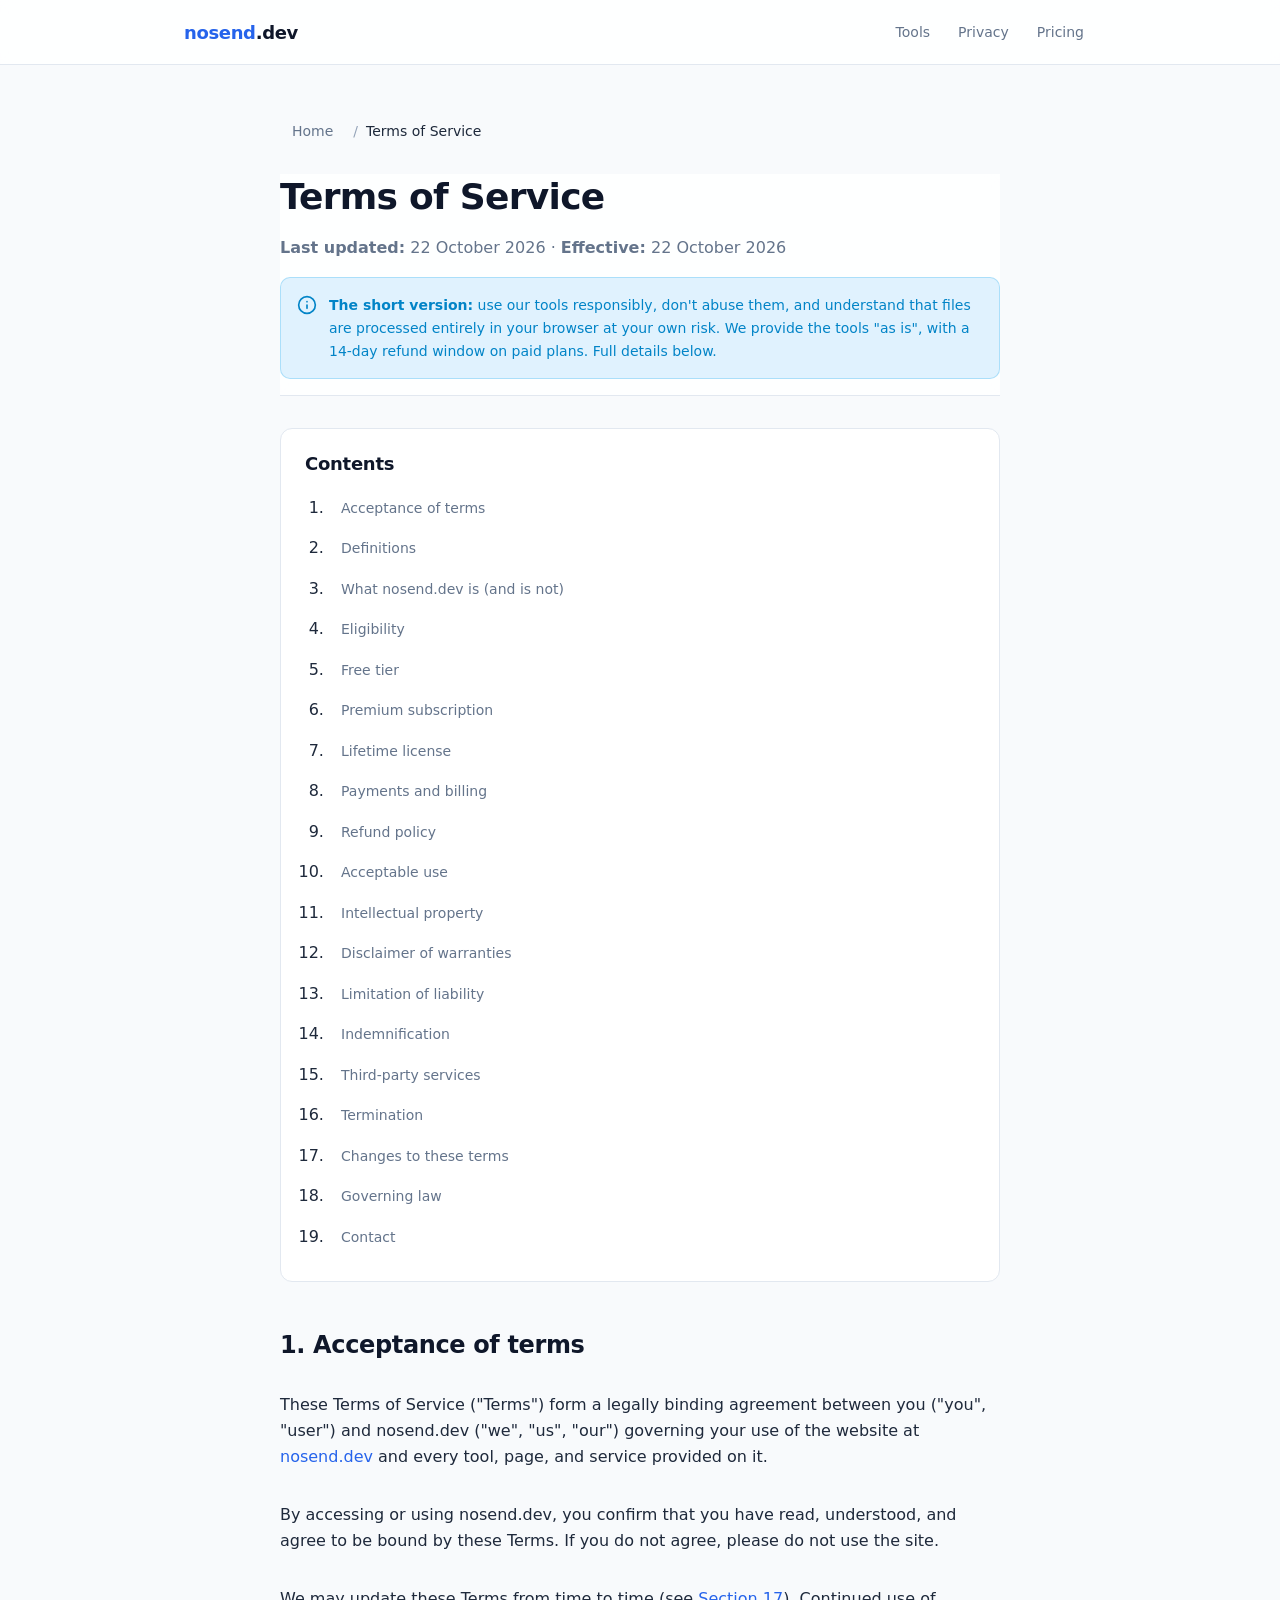
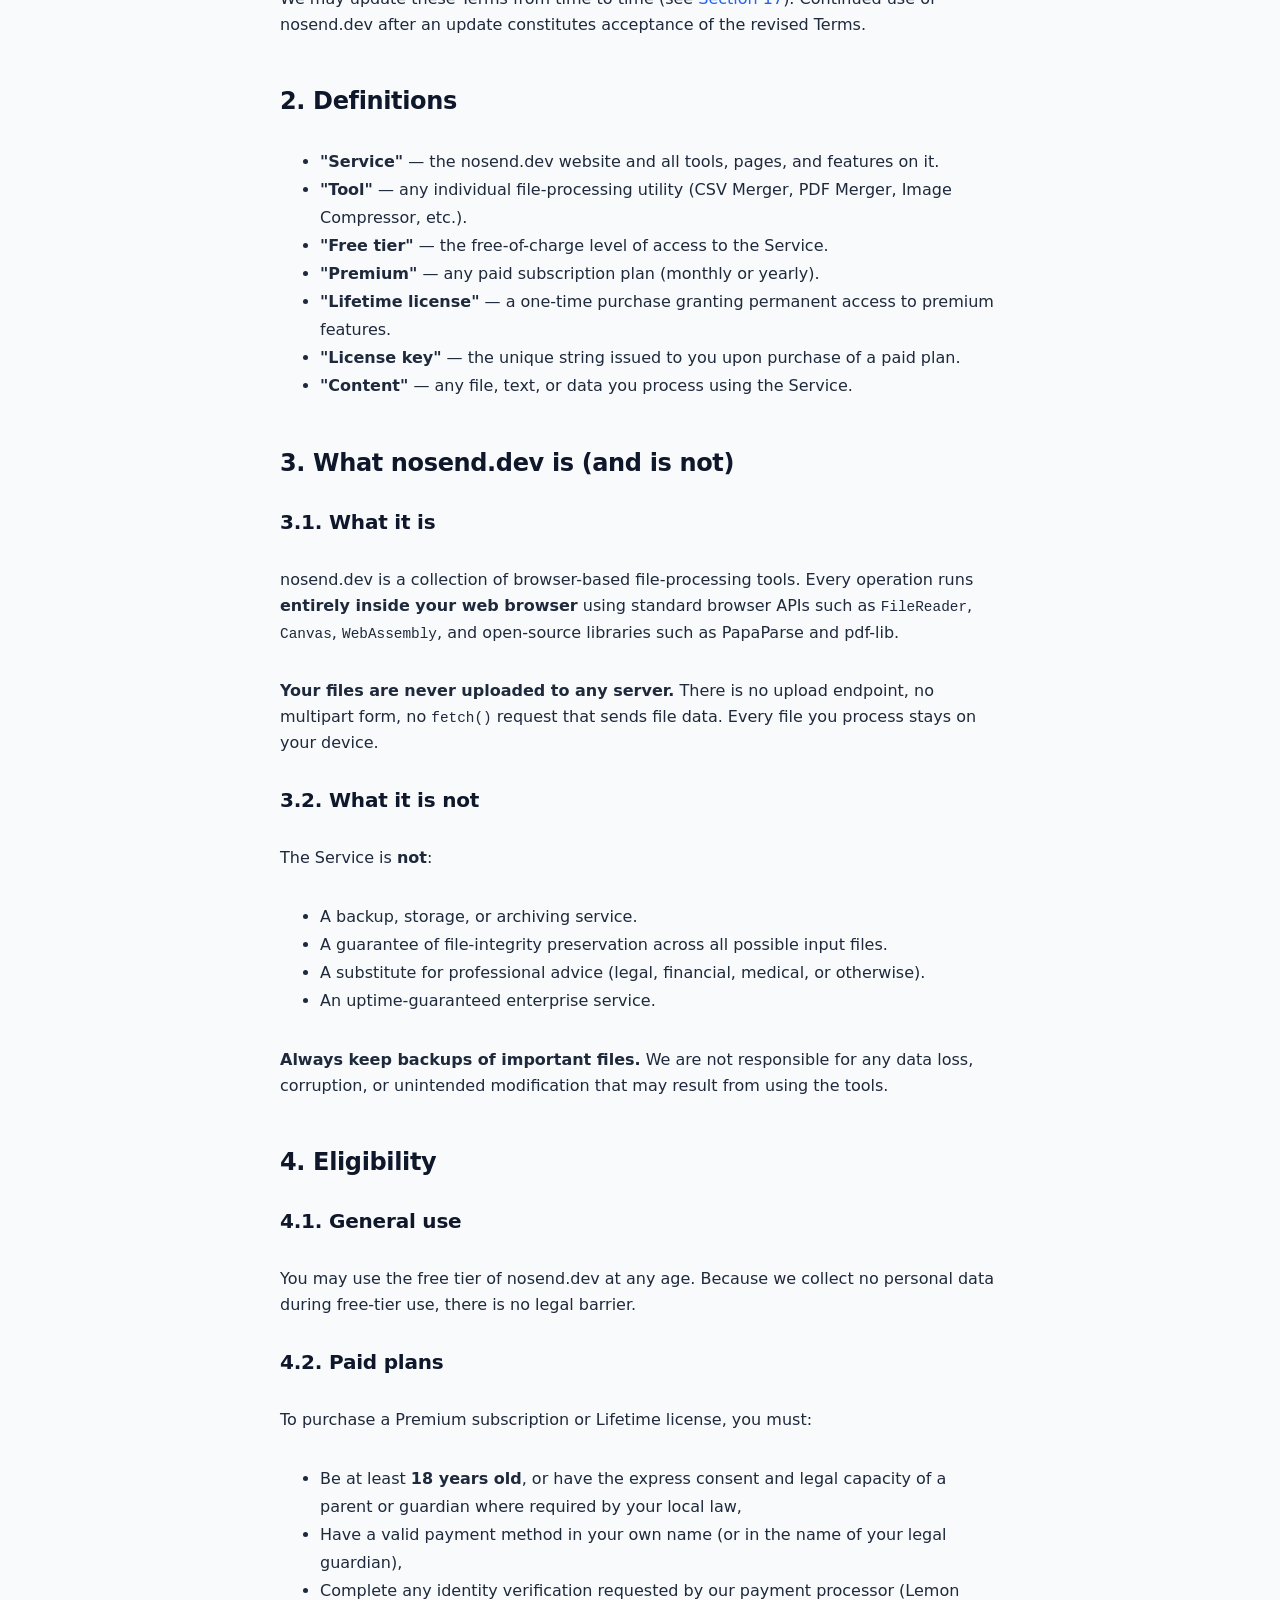
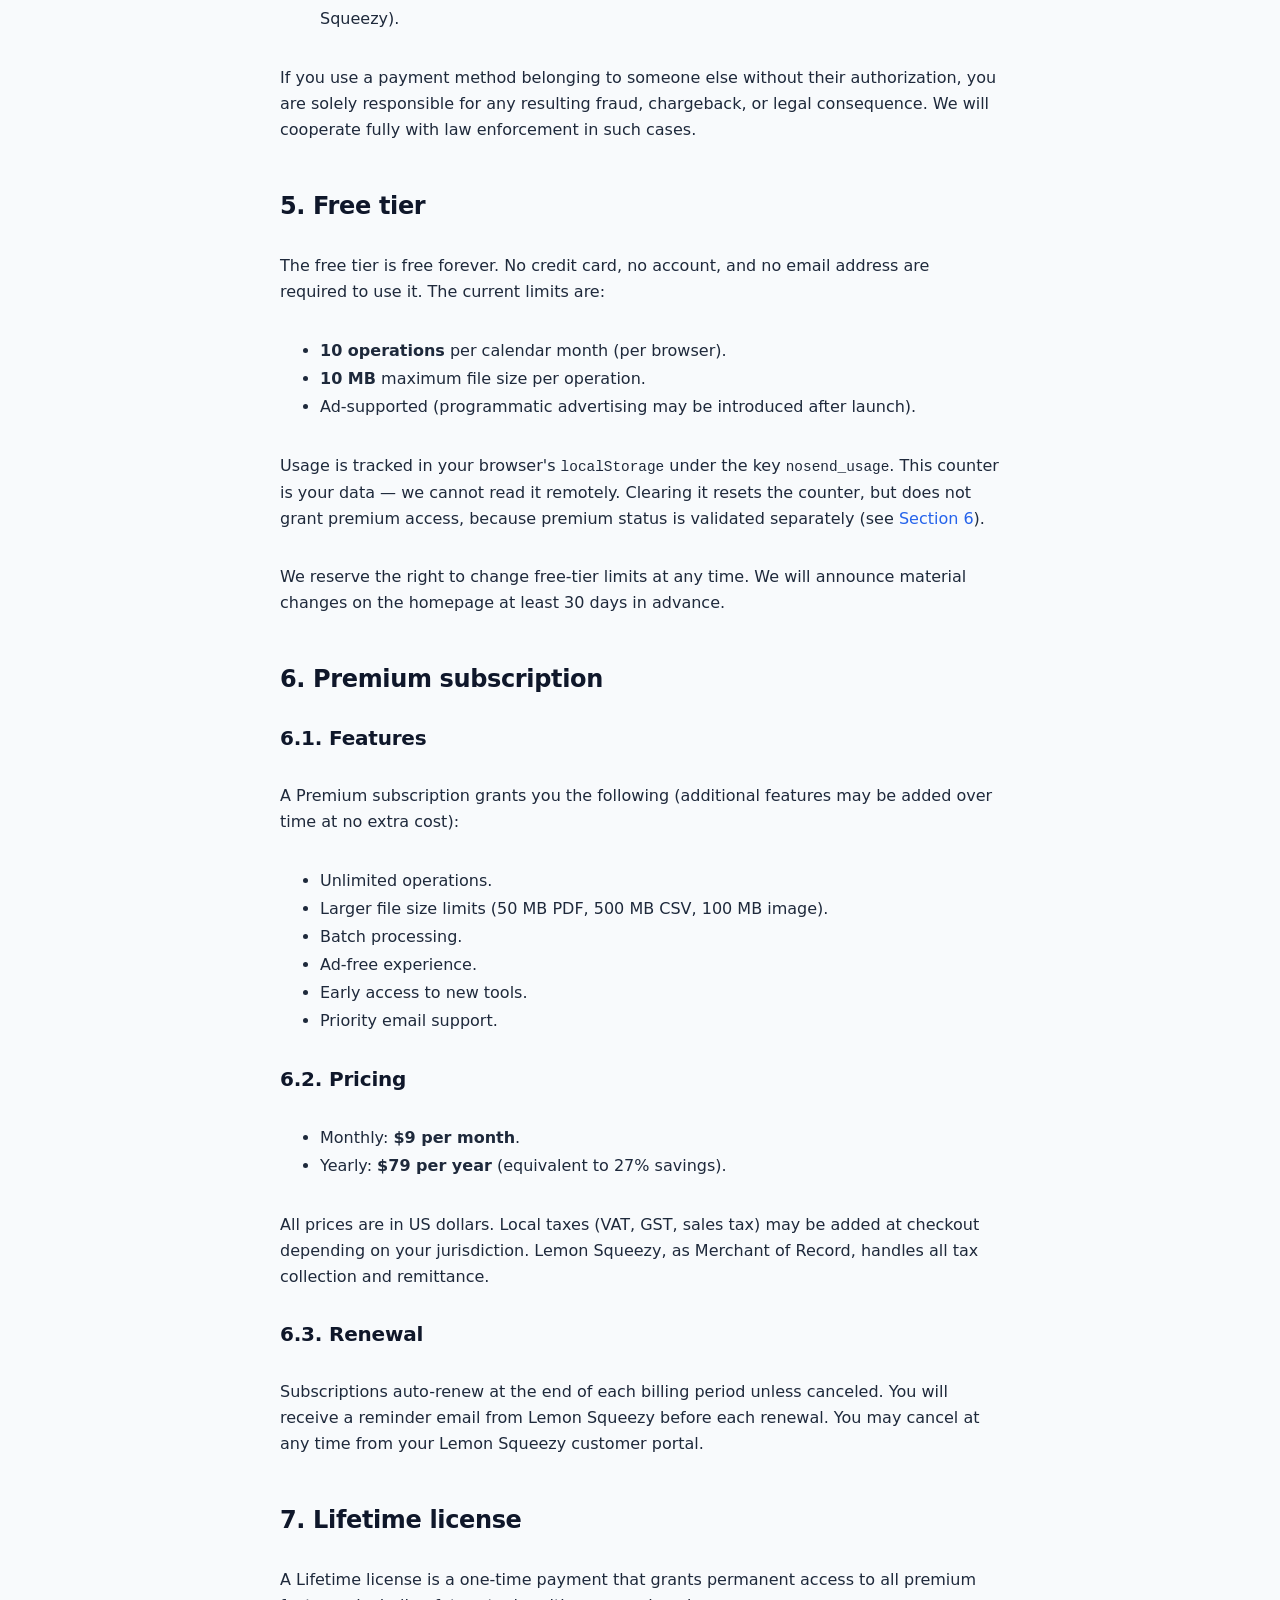
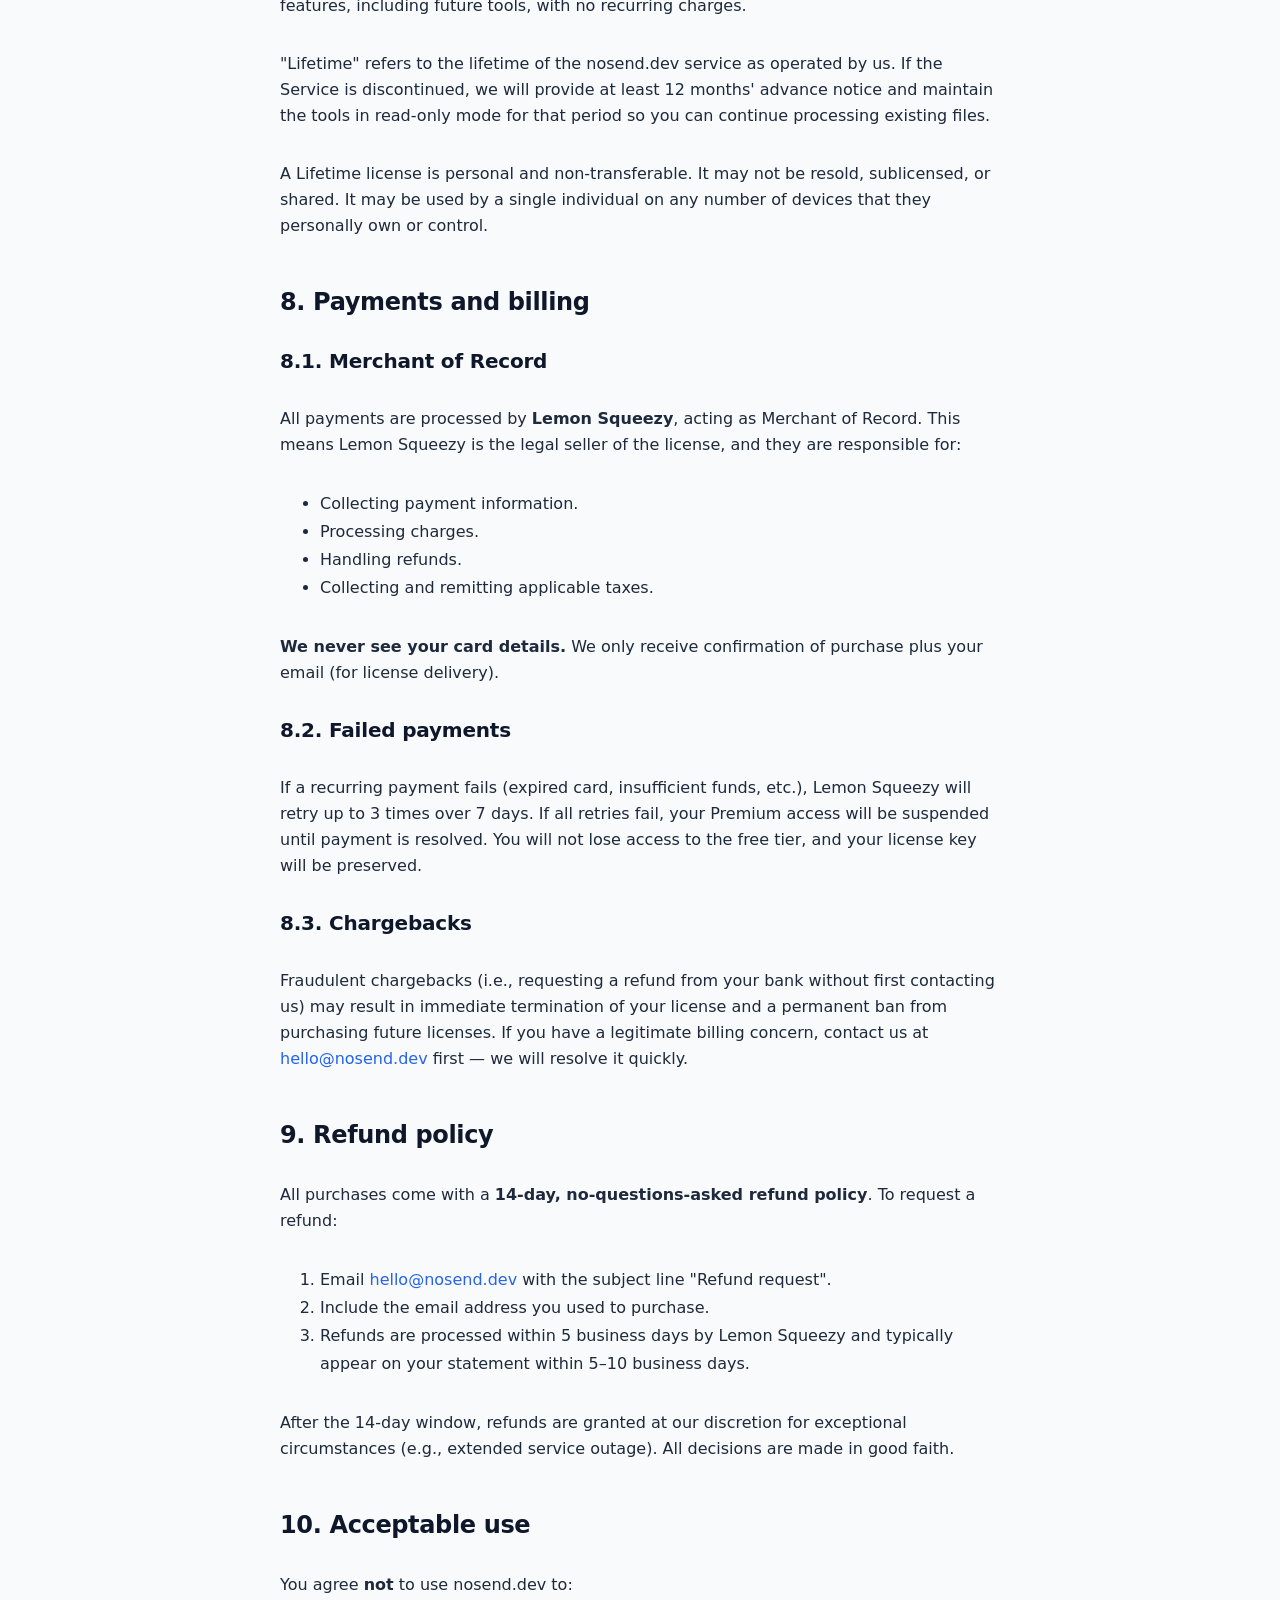
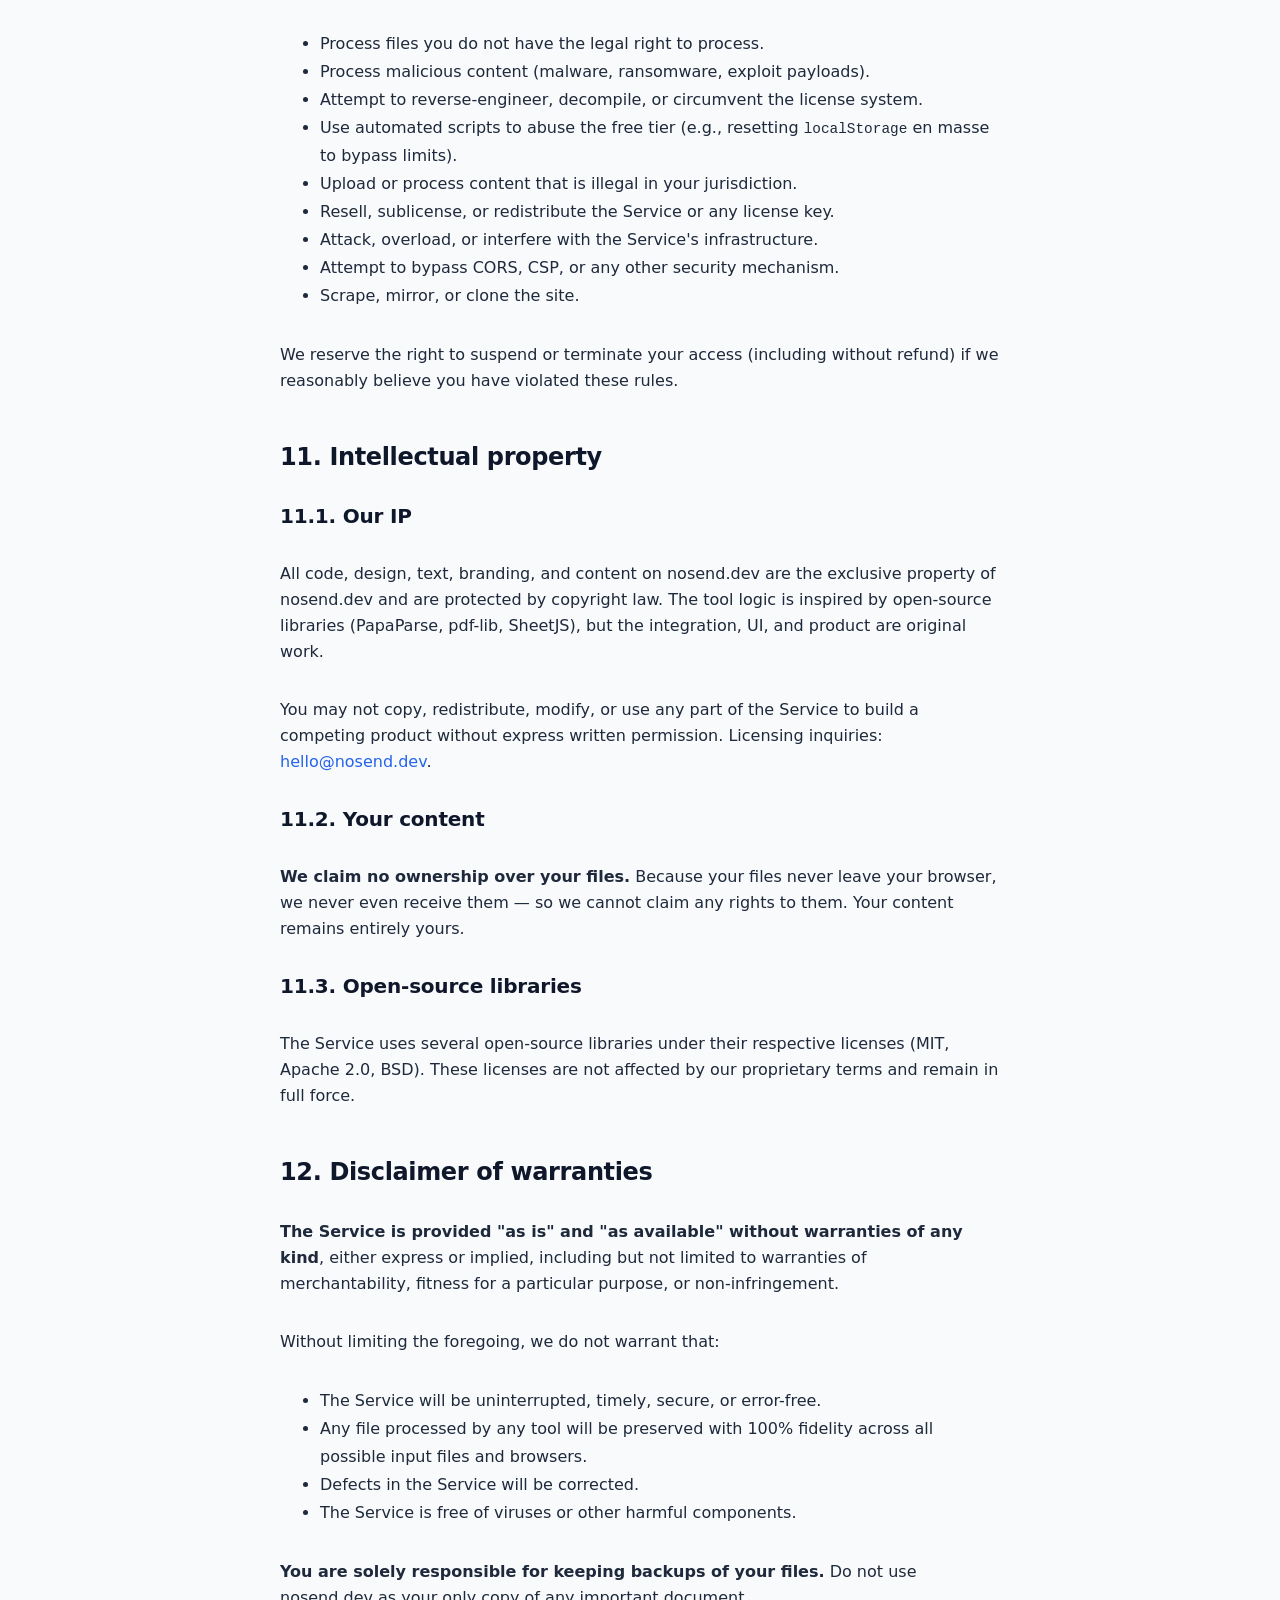
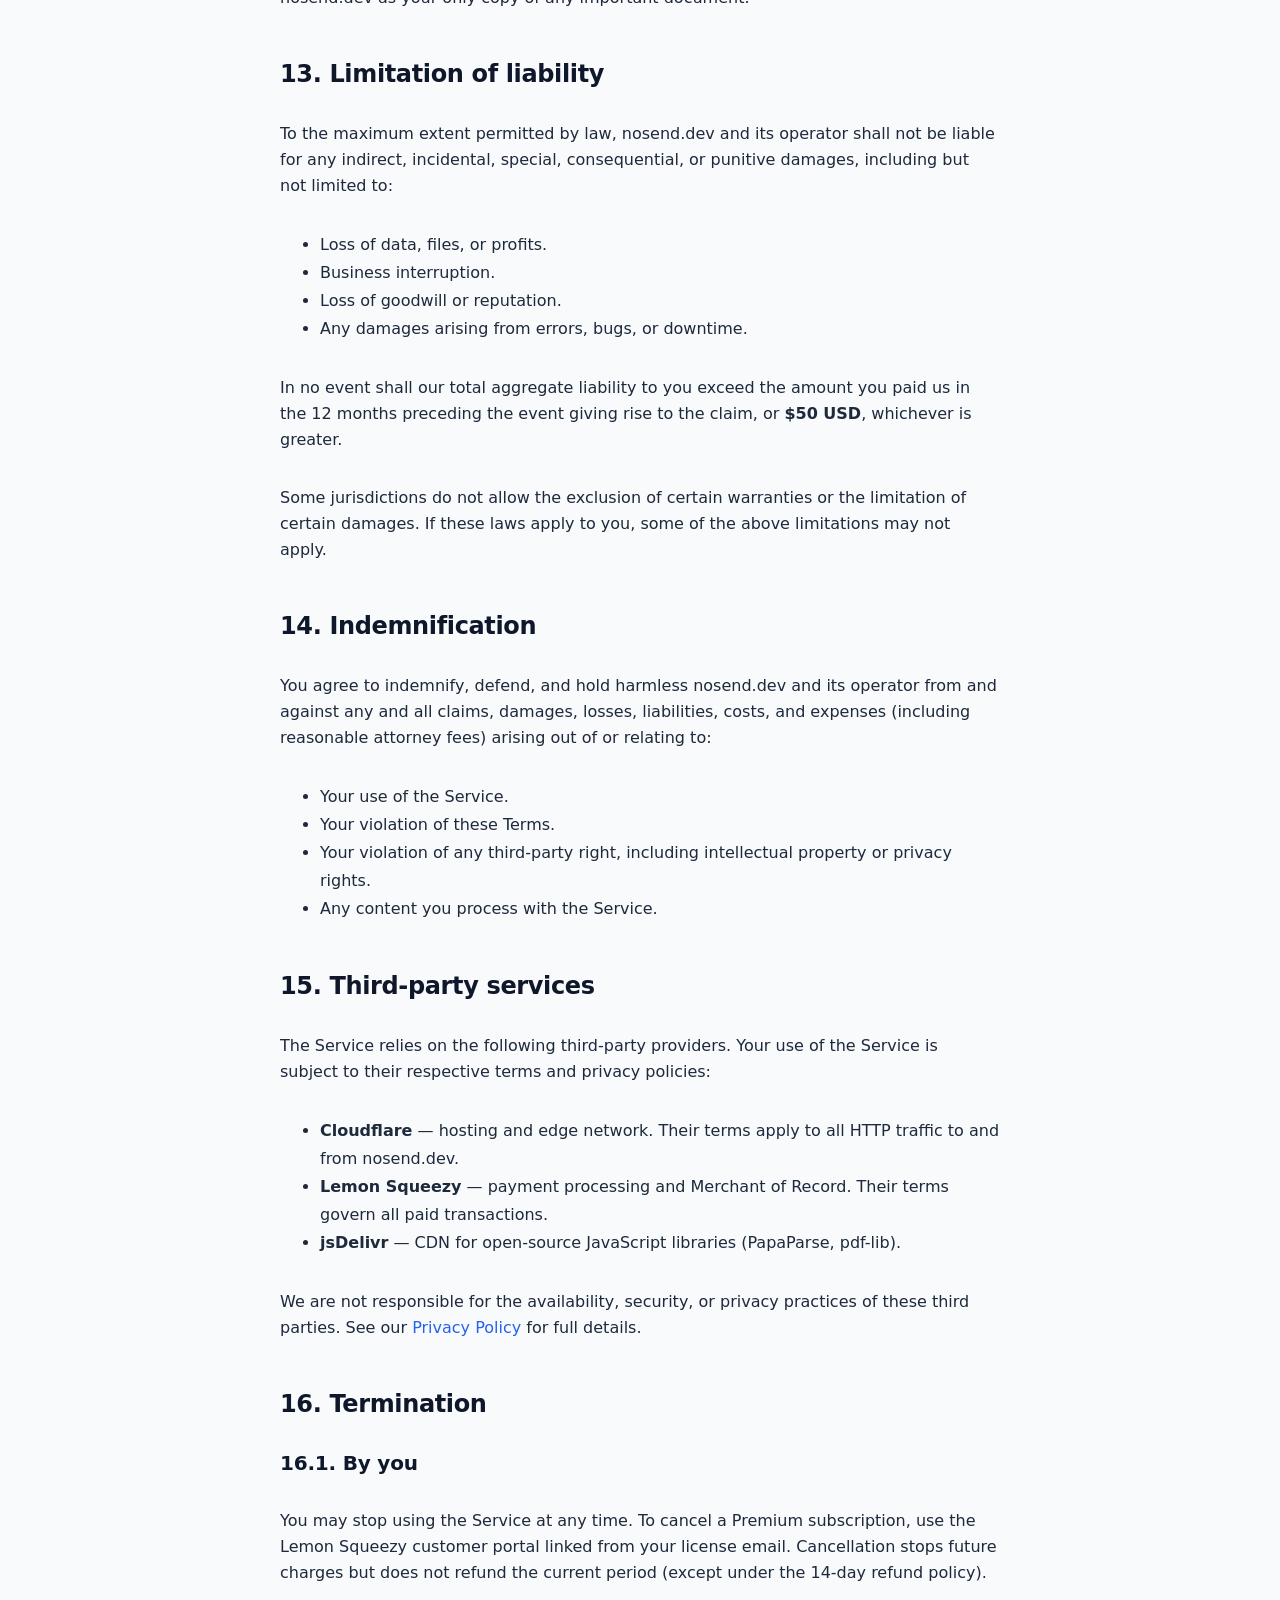
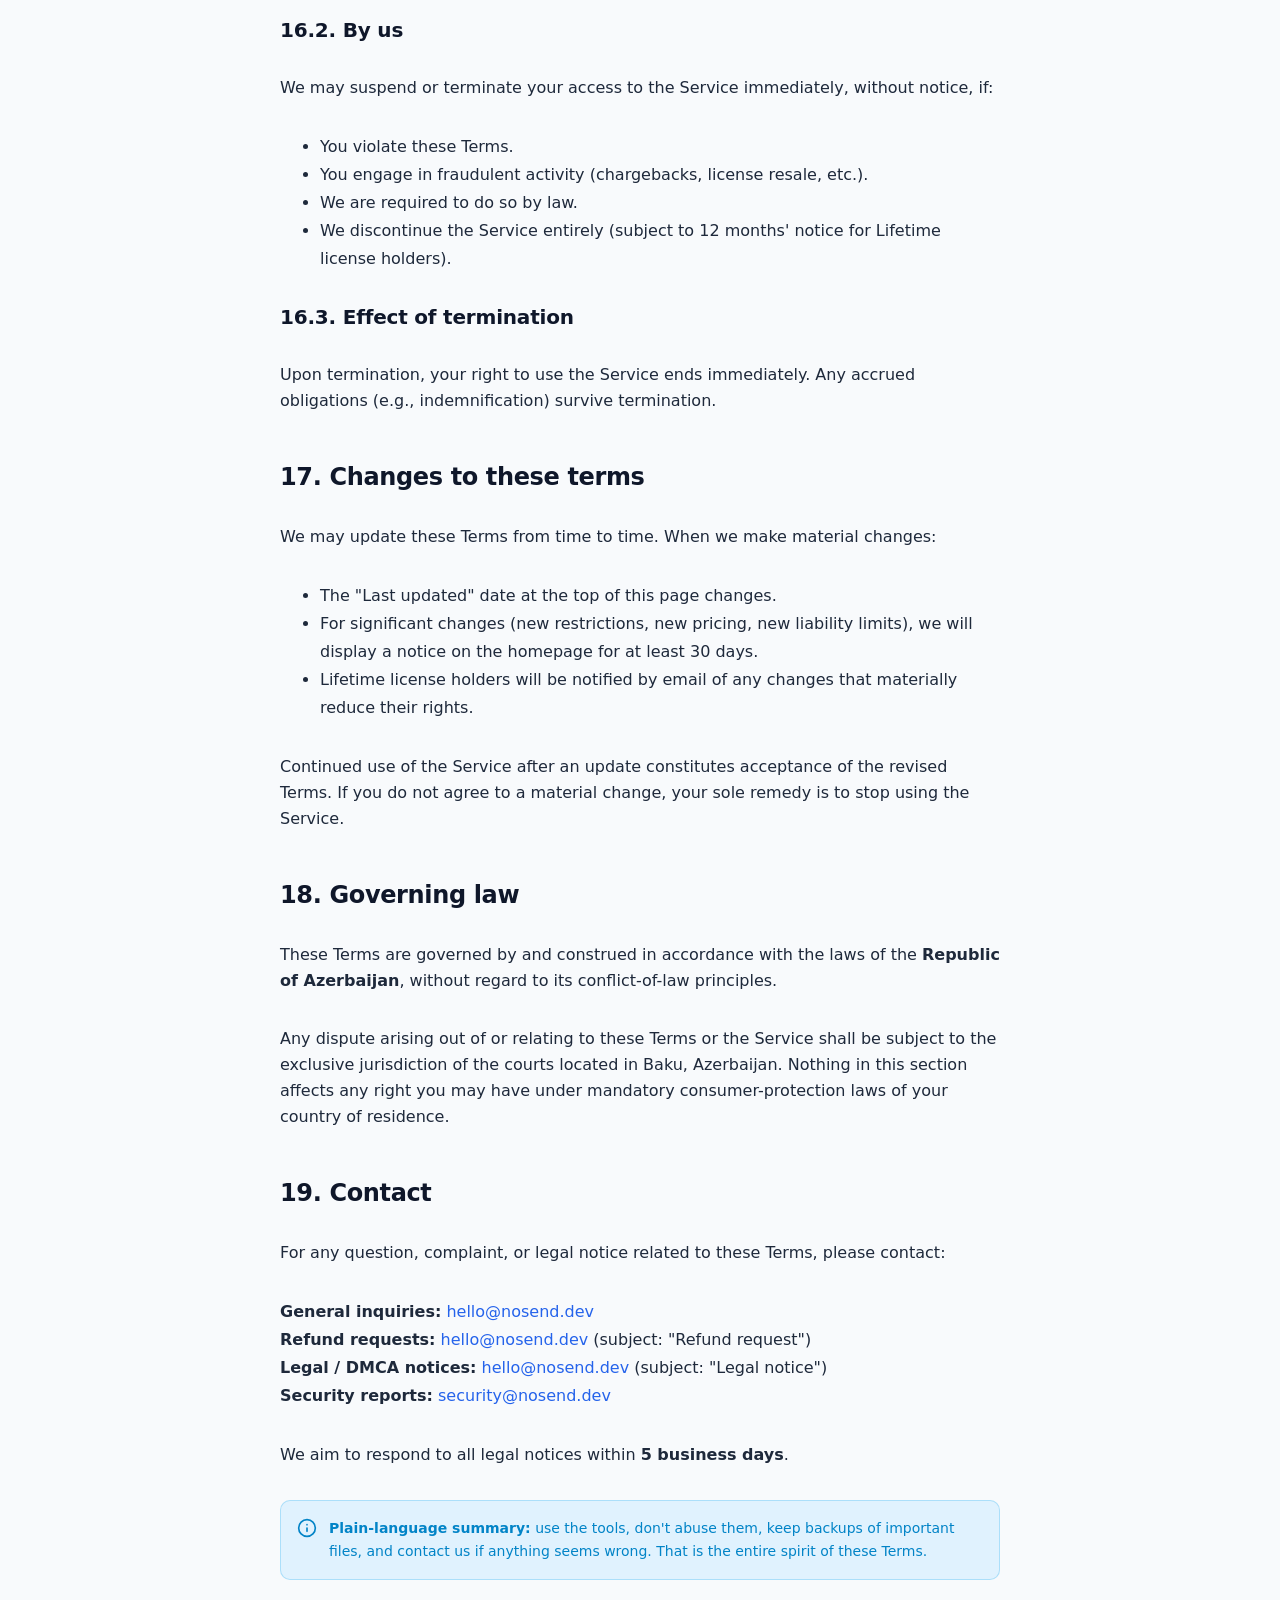
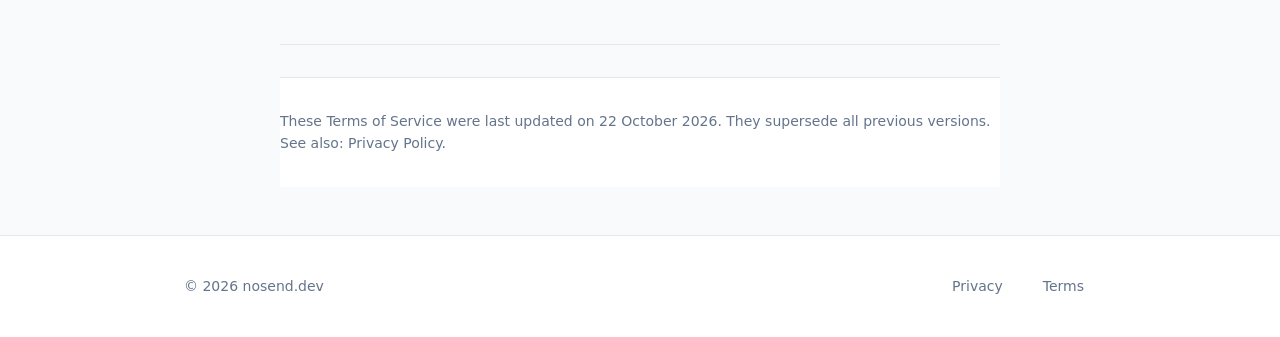
<file: public/terms.html>
<!DOCTYPE html>
<html lang="en">
<head>
  <meta charset="UTF-8">
  <meta name="viewport" content="width=device-width, initial-scale=1.0">

  <!-- ============================================================
       SEO — PRIMARY
       ============================================================ -->
  <title>Terms of Service — nosend.dev</title>
  <meta
    name="description"
    content="nosend.dev Terms of Service. Free and premium plans, refund policy, acceptable use, liability limits, and governing law. Plain language, no surprises."
  >
  <link rel="canonical" href="https://nosend.dev/terms.html">
  <meta name="robots" content="index, follow, max-image-preview:large">

  <!-- ============================================================
       OPEN GRAPH (Facebook / LinkedIn / Telegram / WhatsApp)
       ============================================================ -->
  <meta property="og:type" content="website">
  <meta property="og:site_name" content="nosend.dev">
  <meta property="og:title" content="Terms of Service — nosend.dev">
  <meta property="og:description" content="Plain-language terms for using nosend.dev — free and premium plans, refund policy, liability limits.">
  <meta property="og:url" content="https://nosend.dev/terms.html">
  <meta property="og:image" content="https://nosend.dev/assets/img/og-image.png">
  <meta property="og:image:width" content="1200">
  <meta property="og:image:height" content="630">
  <meta property="og:image:alt" content="nosend.dev — privacy-first developer tools">

  <!-- ============================================================
       TWITTER / X CARD
       ============================================================ -->
  <meta name="twitter:card" content="summary_large_image">
  <meta name="twitter:title" content="Terms of Service — nosend.dev">
  <meta name="twitter:description" content="Plain-language terms for using nosend.dev.">
  <meta name="twitter:image" content="https://nosend.dev/assets/img/og-image.png">

  <!-- ============================================================
       BROWSER META
       Internal asset links use RELATIVE paths (no leading slash).
       ============================================================ -->
  <meta name="theme-color" content="#2563eb">
  <meta name="format-detection" content="telephone=no">
  <link rel="icon" type="image/svg+xml" href="favicon.svg">

  <!-- ============================================================
       RESOURCE HINTS
       ============================================================ -->
  <link rel="preconnect" href="https://cdn.jsdelivr.net" crossorigin>

  <!-- ============================================================
       DESIGN SYSTEM (shared across all pages — do not remove)
       ============================================================ -->
  <link rel="stylesheet" href="assets/css/style.css">

  <!-- ============================================================
       JSON-LD — WebPage schema
       ============================================================ -->
  <script type="application/ld+json">
  {
    "@context": "https://schema.org",
    "@type": "WebPage",
    "name": "Terms of Service",
    "url": "https://nosend.dev/terms.html",
    "description": "Terms of Service for nosend.dev — browser-based file processing tools with zero upload, zero server, zero tracking.",
    "inLanguage": "en",
    "datePublished": "2026-10-22",
    "dateModified": "2026-10-22",
    "isPartOf": {
      "@type": "WebSite",
      "name": "nosend.dev",
      "url": "https://nosend.dev"
    },
    "publisher": {
      "@type": "Organization",
      "name": "nosend.dev",
      "url": "https://nosend.dev",
      "email": "hello@nosend.dev"
    }
  }
  </script>

  <!-- ============================================================
       JSON-LD — BreadcrumbList schema
       ============================================================ -->
  <script type="application/ld+json">
  {
    "@context": "https://schema.org",
    "@type": "BreadcrumbList",
    "itemListElement": [
      {
        "@type": "ListItem",
        "position": 1,
        "name": "Home",
        "item": "https://nosend.dev/"
      },
      {
        "@type": "ListItem",
        "position": 2,
        "name": "Terms of Service",
        "item": "https://nosend.dev/terms.html"
      }
    ]
  }
  </script>
</head>

<body>

  <!-- Skip link for keyboard / screen-reader users -->
  <a href="#main" class="skip-link">Skip to main content</a>

  <!-- ============================================================
       NOSCRIPT — header/footer are inline now, so they render even
       without JS. This warning stays for tool pages and for users
       who have JavaScript disabled.
       ============================================================ -->
  <noscript>
    <div class="container">
      <div class="alert alert-warning" role="alert">
        <p>
          <strong>JavaScript is required.</strong>
          nosend.dev runs entirely in your browser — enable JavaScript to use the tools.
          Nothing is ever uploaded to a server.
        </p>
      </div>
    </div>
  </noscript>

  <!-- ============================================================
       HEADER — INLINE (not injected by common.js)

       WHY INLINE?
       -----------
       common.js builds the header with ABSOLUTE paths (`/`, `/#tools`,
       `/privacy.html`, `/pricing.html`). That works when the site is
       served from the domain root, but breaks under `file://` protocol
       and in any subdirectory deployment.

       By rendering the header markup directly here with RELATIVE paths,
       we guarantee:
         • Clicking the logo        → loads `index.html`.
         • Clicking "Tools"         → loads `index.html#tools`.
         • Clicking "Privacy"       → loads `privacy.html`.
         • Clicking "Pricing"       → loads `pricing.html`.
         • Works under file://, localhost, and any host.

       HOW COMMON.JS COOPERATES
       ------------------------
       `injectHeader()` checks `header.children.length > 0` and skips
       injection when content is already present — so this inline
       markup is NOT overwritten. `setupMobileMenu()` still works
       because the required IDs (`#primary-nav`, `#menu-toggle`)
       and `data-icon` attributes are present.
       ============================================================ -->
  <header>
    <div class="container">
      <a href="index.html" class="logo" aria-label="nosend.dev home">
        <strong>nosend</strong>.dev
      </a>

      <nav id="primary-nav" aria-label="Main navigation">
        <ul>
          <li><a href="index.html#tools">Tools</a></li>
          <li><a href="privacy.html">Privacy</a></li>
          <li><a href="pricing.html">Pricing</a></li>
        </ul>
      </nav>

      <button
        type="button"
        id="menu-toggle"
        class="menu-toggle"
        aria-label="Open menu"
        aria-expanded="false"
        aria-controls="primary-nav"
      >
        <span data-icon="menu">
          <svg xmlns="http://www.w3.org/2000/svg" width="22" height="22"
               viewBox="0 0 24 24" fill="none" stroke="currentColor"
               stroke-width="2" stroke-linecap="round" stroke-linejoin="round"
               aria-hidden="true" focusable="false">
            <line x1="3" y1="6" x2="21" y2="6"></line>
            <line x1="3" y1="12" x2="21" y2="12"></line>
            <line x1="3" y1="18" x2="21" y2="18"></line>
          </svg>
        </span>
        <span data-icon="close" hidden>
          <svg xmlns="http://www.w3.org/2000/svg" width="22" height="22"
               viewBox="0 0 24 24" fill="none" stroke="currentColor"
               stroke-width="2" stroke-linecap="round" stroke-linejoin="round"
               aria-hidden="true" focusable="false">
            <line x1="18" y1="6" x2="6" y2="18"></line>
            <line x1="6" y1="6" x2="18" y2="18"></line>
          </svg>
        </span>
      </button>
    </div>
  </header>

  <!-- ============================================================
       MAIN CONTENT
       ============================================================ -->
  <main id="main" class="container container-narrow" tabindex="-1">

    <!-- ---------- BREADCRUMB ---------- -->
    <nav class="breadcrumb" aria-label="Breadcrumb">
      <ol>
        <li><a href="index.html">Home</a></li>
        <li><span aria-current="page">Terms of Service</span></li>
      </ol>
    </nav>

    <!-- ---------- ARTICLE ---------- -->
    <article>

      <!-- ---------- HEADER ---------- -->
      <header class="stack">
        <h1>Terms of Service</h1>
        <p class="text-muted">
          <strong>Last updated:</strong> <time datetime="2026-10-22">22 October 2026</time>
          · <strong>Effective:</strong> <time datetime="2026-10-22">22 October 2026</time>
        </p>

        <div class="alert alert-info" role="note">
          <svg class="alert-icon" xmlns="http://www.w3.org/2000/svg"
               width="20" height="20" viewBox="0 0 24 24" fill="none"
               stroke="currentColor" stroke-width="2"
               stroke-linecap="round" stroke-linejoin="round"
               aria-hidden="true" focusable="false">
            <circle cx="12" cy="12" r="10"></circle>
            <line x1="12" y1="16" x2="12" y2="12"></line>
            <line x1="12" y1="8" x2="12.01" y2="8"></line>
          </svg>
          <p>
            <strong>The short version:</strong> use our tools responsibly, don't
            abuse them, and understand that files are processed entirely in your
            browser at your own risk. We provide the tools "as is", with a 14-day
            refund window on paid plans. Full details below.
          </p>
        </div>
      </header>

      <!-- ---------- TABLE OF CONTENTS ---------- -->
      <nav aria-label="Table of contents" class="card card-flat" style="margin-top: var(--space-8);">
        <h2 style="font-size: var(--text-lg); margin-bottom: var(--space-3);">Contents</h2>
        <ol style="margin: 0; padding-left: var(--space-6); line-height: var(--leading-loose);">
          <li><a href="#acceptance">Acceptance of terms</a></li>
          <li><a href="#definitions">Definitions</a></li>
          <li><a href="#service">What nosend.dev is (and is not)</a></li>
          <li><a href="#eligibility">Eligibility</a></li>
          <li><a href="#free-tier">Free tier</a></li>
          <li><a href="#premium">Premium subscription</a></li>
          <li><a href="#lifetime">Lifetime license</a></li>
          <li><a href="#payments">Payments and billing</a></li>
          <li><a href="#refunds">Refund policy</a></li>
          <li><a href="#acceptable-use">Acceptable use</a></li>
          <li><a href="#ip">Intellectual property</a></li>
          <li><a href="#warranty">Disclaimer of warranties</a></li>
          <li><a href="#liability">Limitation of liability</a></li>
          <li><a href="#indemnification">Indemnification</a></li>
          <li><a href="#third-party">Third-party services</a></li>
          <li><a href="#termination">Termination</a></li>
          <li><a href="#changes">Changes to these terms</a></li>
          <li><a href="#law">Governing law</a></li>
          <li><a href="#contact">Contact</a></li>
        </ol>
      </nav>

      <!-- ---------- 1. ACCEPTANCE ---------- -->
      <section id="acceptance" class="stack-lg" style="margin-top: var(--space-12);">
        <h2>1. Acceptance of terms</h2>
        <p>
          These Terms of Service ("Terms") form a legally binding agreement between
          you ("you", "user") and nosend.dev ("we", "us", "our") governing your use
          of the website at <a href="https://nosend.dev">nosend.dev</a> and every
          tool, page, and service provided on it.
        </p>
        <p>
          By accessing or using nosend.dev, you confirm that you have read,
          understood, and agree to be bound by these Terms. If you do not agree,
          please do not use the site.
        </p>
        <p>
          We may update these Terms from time to time (see
          <a href="#changes">Section 17</a>). Continued use of nosend.dev after an
          update constitutes acceptance of the revised Terms.
        </p>
      </section>

      <!-- ---------- 2. DEFINITIONS ---------- -->
      <section id="definitions" class="stack-lg" style="margin-top: var(--space-12);">
        <h2>2. Definitions</h2>
        <ul style="line-height: var(--leading-loose);">
          <li><strong>"Service"</strong> — the nosend.dev website and all tools,
            pages, and features on it.</li>
          <li><strong>"Tool"</strong> — any individual file-processing utility
            (CSV Merger, PDF Merger, Image Compressor, etc.).</li>
          <li><strong>"Free tier"</strong> — the free-of-charge level of access to
            the Service.</li>
          <li><strong>"Premium"</strong> — any paid subscription plan
            (monthly or yearly).</li>
          <li><strong>"Lifetime license"</strong> — a one-time purchase granting
            permanent access to premium features.</li>
          <li><strong>"License key"</strong> — the unique string issued to you upon
            purchase of a paid plan.</li>
          <li><strong>"Content"</strong> — any file, text, or data you process using
            the Service.</li>
        </ul>
      </section>

      <!-- ---------- 3. WHAT NOSEND.DEV IS ---------- -->
      <section id="service" class="stack-lg" style="margin-top: var(--space-12);">
        <h2>3. What nosend.dev is (and is not)</h2>

        <h3>3.1. What it is</h3>
        <p>
          nosend.dev is a collection of browser-based file-processing tools.
          Every operation runs <strong>entirely inside your web browser</strong>
          using standard browser APIs such as <code>FileReader</code>,
          <code>Canvas</code>, <code>WebAssembly</code>, and open-source libraries
          such as PapaParse and pdf-lib.
        </p>
        <p>
          <strong>Your files are never uploaded to any server.</strong> There is
          no upload endpoint, no multipart form, no <code>fetch()</code> request
          that sends file data. Every file you process stays on your device.
        </p>

        <h3>3.2. What it is not</h3>
        <p>
          The Service is <strong>not</strong>:
        </p>
        <ul style="line-height: var(--leading-loose);">
          <li>A backup, storage, or archiving service.</li>
          <li>A guarantee of file-integrity preservation across all possible
            input files.</li>
          <li>A substitute for professional advice (legal, financial, medical,
            or otherwise).</li>
          <li>An uptime-guaranteed enterprise service.</li>
        </ul>
        <p>
          <strong>Always keep backups of important files.</strong> We are not
          responsible for any data loss, corruption, or unintended modification
          that may result from using the tools.
        </p>
      </section>

      <!-- ---------- 4. ELIGIBILITY ---------- -->
      <section id="eligibility" class="stack-lg" style="margin-top: var(--space-12);">
        <h2>4. Eligibility</h2>

        <h3>4.1. General use</h3>
        <p>
          You may use the free tier of nosend.dev at any age. Because we collect
          no personal data during free-tier use, there is no legal barrier.
        </p>

        <h3>4.2. Paid plans</h3>
        <p>
          To purchase a Premium subscription or Lifetime license, you must:
        </p>
        <ul style="line-height: var(--leading-loose);">
          <li>Be at least <strong>18 years old</strong>, or have the express consent
            and legal capacity of a parent or guardian where required by your local
            law,</li>
          <li>Have a valid payment method in your own name (or in the name of your
            legal guardian),</li>
          <li>Complete any identity verification requested by our payment processor
            (Lemon Squeezy).</li>
        </ul>
        <p>
          If you use a payment method belonging to someone else without their
          authorization, you are solely responsible for any resulting fraud,
          chargeback, or legal consequence. We will cooperate fully with law
          enforcement in such cases.
        </p>
      </section>

      <!-- ---------- 5. FREE TIER ---------- -->
      <section id="free-tier" class="stack-lg" style="margin-top: var(--space-12);">
        <h2>5. Free tier</h2>
        <p>
          The free tier is free forever. No credit card, no account, and no email
          address are required to use it. The current limits are:
        </p>
        <ul style="line-height: var(--leading-loose);">
          <li><strong>10 operations</strong> per calendar month (per browser).</li>
          <li><strong>10 MB</strong> maximum file size per operation.</li>
          <li>Ad-supported (programmatic advertising may be introduced after launch).</li>
        </ul>
        <p>
          Usage is tracked in your browser's <code>localStorage</code> under the
          key <code>nosend_usage</code>. This counter is your data — we cannot
          read it remotely. Clearing it resets the counter, but does not grant
          premium access, because premium status is validated separately
          (see <a href="#premium">Section 6</a>).
        </p>
        <p>
          We reserve the right to change free-tier limits at any time. We will
          announce material changes on the homepage at least 30 days in advance.
        </p>
      </section>

      <!-- ---------- 6. PREMIUM ---------- -->
      <section id="premium" class="stack-lg" style="margin-top: var(--space-12);">
        <h2>6. Premium subscription</h2>

        <h3>6.1. Features</h3>
        <p>
          A Premium subscription grants you the following (additional features
          may be added over time at no extra cost):
        </p>
        <ul style="line-height: var(--leading-loose);">
          <li>Unlimited operations.</li>
          <li>Larger file size limits (50 MB PDF, 500 MB CSV, 100 MB image).</li>
          <li>Batch processing.</li>
          <li>Ad-free experience.</li>
          <li>Early access to new tools.</li>
          <li>Priority email support.</li>
        </ul>

        <h3>6.2. Pricing</h3>
        <ul style="line-height: var(--leading-loose);">
          <li>Monthly: <strong>$9 per month</strong>.</li>
          <li>Yearly: <strong>$79 per year</strong> (equivalent to 27% savings).</li>
        </ul>
        <p>
          All prices are in US dollars. Local taxes (VAT, GST, sales tax) may be
          added at checkout depending on your jurisdiction. Lemon Squeezy, as
          Merchant of Record, handles all tax collection and remittance.
        </p>

        <h3>6.3. Renewal</h3>
        <p>
          Subscriptions auto-renew at the end of each billing period unless
          canceled. You will receive a reminder email from Lemon Squeezy before
          each renewal. You may cancel at any time from your Lemon Squeezy
          customer portal.
        </p>
      </section>

      <!-- ---------- 7. LIFETIME ---------- -->
      <section id="lifetime" class="stack-lg" style="margin-top: var(--space-12);">
        <h2>7. Lifetime license</h2>
        <p>
          A Lifetime license is a one-time payment that grants permanent access to
          all premium features, including future tools, with no recurring charges.
        </p>
        <p>
          "Lifetime" refers to the lifetime of the nosend.dev service as operated
          by us. If the Service is discontinued, we will provide at least 12
          months' advance notice and maintain the tools in read-only mode for
          that period so you can continue processing existing files.
        </p>
        <p>
          A Lifetime license is personal and non-transferable. It may not be
          resold, sublicensed, or shared. It may be used by a single individual
          on any number of devices that they personally own or control.
        </p>
      </section>

      <!-- ---------- 8. PAYMENTS ---------- -->
      <section id="payments" class="stack-lg" style="margin-top: var(--space-12);">
        <h2>8. Payments and billing</h2>

        <h3>8.1. Merchant of Record</h3>
        <p>
          All payments are processed by <strong>Lemon Squeezy</strong>, acting as
          Merchant of Record. This means Lemon Squeezy is the legal seller of
          the license, and they are responsible for:
        </p>
        <ul style="line-height: var(--leading-loose);">
          <li>Collecting payment information.</li>
          <li>Processing charges.</li>
          <li>Handling refunds.</li>
          <li>Collecting and remitting applicable taxes.</li>
        </ul>
        <p>
          <strong>We never see your card details.</strong> We only receive
          confirmation of purchase plus your email (for license delivery).
        </p>

        <h3>8.2. Failed payments</h3>
        <p>
          If a recurring payment fails (expired card, insufficient funds, etc.),
          Lemon Squeezy will retry up to 3 times over 7 days. If all retries fail,
          your Premium access will be suspended until payment is resolved. You
          will not lose access to the free tier, and your license key will be
          preserved.
        </p>

        <h3>8.3. Chargebacks</h3>
        <p>
          Fraudulent chargebacks (i.e., requesting a refund from your bank without
          first contacting us) may result in immediate termination of your license
          and a permanent ban from purchasing future licenses. If you have a
          legitimate billing concern, contact us at
          <a href="mailto:hello@nosend.dev">hello@nosend.dev</a> first — we will
          resolve it quickly.
        </p>
      </section>

      <!-- ---------- 9. REFUNDS ---------- -->
      <section id="refunds" class="stack-lg" style="margin-top: var(--space-12);">
        <h2>9. Refund policy</h2>
        <p>
          All purchases come with a <strong>14-day, no-questions-asked refund
          policy</strong>. To request a refund:
        </p>
        <ol style="line-height: var(--leading-loose);">
          <li>Email <a href="mailto:hello@nosend.dev?subject=Refund%20request">hello@nosend.dev</a>
            with the subject line "Refund request".</li>
          <li>Include the email address you used to purchase.</li>
          <li>Refunds are processed within 5 business days by Lemon Squeezy and
            typically appear on your statement within 5–10 business days.</li>
        </ol>
        <p>
          After the 14-day window, refunds are granted at our discretion for
          exceptional circumstances (e.g., extended service outage). All decisions
          are made in good faith.
        </p>
      </section>

      <!-- ---------- 10. ACCEPTABLE USE ---------- -->
      <section id="acceptable-use" class="stack-lg" style="margin-top: var(--space-12);">
        <h2>10. Acceptable use</h2>
        <p>
          You agree <strong>not</strong> to use nosend.dev to:
        </p>
        <ul style="line-height: var(--leading-loose);">
          <li>Process files you do not have the legal right to process.</li>
          <li>Process malicious content (malware, ransomware, exploit payloads).</li>
          <li>Attempt to reverse-engineer, decompile, or circumvent the license
            system.</li>
          <li>Use automated scripts to abuse the free tier (e.g., resetting
            <code>localStorage</code> en masse to bypass limits).</li>
          <li>Upload or process content that is illegal in your jurisdiction.</li>
          <li>Resell, sublicense, or redistribute the Service or any license key.</li>
          <li>Attack, overload, or interfere with the Service's infrastructure.</li>
          <li>Attempt to bypass CORS, CSP, or any other security mechanism.</li>
          <li>Scrape, mirror, or clone the site.</li>
        </ul>
        <p>
          We reserve the right to suspend or terminate your access (including
          without refund) if we reasonably believe you have violated these rules.
        </p>
      </section>

      <!-- ---------- 11. INTELLECTUAL PROPERTY ---------- -->
      <section id="ip" class="stack-lg" style="margin-top: var(--space-12);">
        <h2>11. Intellectual property</h2>

        <h3>11.1. Our IP</h3>
        <p>
          All code, design, text, branding, and content on nosend.dev are the
          exclusive property of nosend.dev and are protected by copyright law.
          The tool logic is inspired by open-source libraries (PapaParse, pdf-lib,
          SheetJS), but the integration, UI, and product are original work.
        </p>
        <p>
          You may not copy, redistribute, modify, or use any part of the Service
          to build a competing product without express written permission.
          Licensing inquiries: <a href="mailto:hello@nosend.dev">hello@nosend.dev</a>.
        </p>

        <h3>11.2. Your content</h3>
        <p>
          <strong>We claim no ownership over your files.</strong> Because your
          files never leave your browser, we never even receive them — so we
          cannot claim any rights to them. Your content remains entirely yours.
        </p>

        <h3>11.3. Open-source libraries</h3>
        <p>
          The Service uses several open-source libraries under their respective
          licenses (MIT, Apache 2.0, BSD). These licenses are not affected by
          our proprietary terms and remain in full force.
        </p>
      </section>

      <!-- ---------- 12. DISCLAIMER OF WARRANTIES ---------- -->
      <section id="warranty" class="stack-lg" style="margin-top: var(--space-12);">
        <h2>12. Disclaimer of warranties</h2>
        <p>
          <strong>The Service is provided "as is" and "as available" without
          warranties of any kind</strong>, either express or implied, including
          but not limited to warranties of merchantability, fitness for a
          particular purpose, or non-infringement.
        </p>
        <p>
          Without limiting the foregoing, we do not warrant that:
        </p>
        <ul style="line-height: var(--leading-loose);">
          <li>The Service will be uninterrupted, timely, secure, or error-free.</li>
          <li>Any file processed by any tool will be preserved with 100% fidelity
            across all possible input files and browsers.</li>
          <li>Defects in the Service will be corrected.</li>
          <li>The Service is free of viruses or other harmful components.</li>
        </ul>
        <p>
          <strong>You are solely responsible for keeping backups of your
          files.</strong> Do not use nosend.dev as your only copy of any
          important document.
        </p>
      </section>

      <!-- ---------- 13. LIMITATION OF LIABILITY ---------- -->
      <section id="liability" class="stack-lg" style="margin-top: var(--space-12);">
        <h2>13. Limitation of liability</h2>
        <p>
          To the maximum extent permitted by law, nosend.dev and its operator
          shall not be liable for any indirect, incidental, special, consequential,
          or punitive damages, including but not limited to:
        </p>
        <ul style="line-height: var(--leading-loose);">
          <li>Loss of data, files, or profits.</li>
          <li>Business interruption.</li>
          <li>Loss of goodwill or reputation.</li>
          <li>Any damages arising from errors, bugs, or downtime.</li>
        </ul>
        <p>
          In no event shall our total aggregate liability to you exceed the
          amount you paid us in the 12 months preceding the event giving rise
          to the claim, or <strong>$50 USD</strong>, whichever is greater.
        </p>
        <p>
          Some jurisdictions do not allow the exclusion of certain warranties or
          the limitation of certain damages. If these laws apply to you, some of
          the above limitations may not apply.
        </p>
      </section>

      <!-- ---------- 14. INDEMNIFICATION ---------- -->
      <section id="indemnification" class="stack-lg" style="margin-top: var(--space-12);">
        <h2>14. Indemnification</h2>
        <p>
          You agree to indemnify, defend, and hold harmless nosend.dev and its
          operator from and against any and all claims, damages, losses,
          liabilities, costs, and expenses (including reasonable attorney fees)
          arising out of or relating to:
        </p>
        <ul style="line-height: var(--leading-loose);">
          <li>Your use of the Service.</li>
          <li>Your violation of these Terms.</li>
          <li>Your violation of any third-party right, including intellectual
            property or privacy rights.</li>
          <li>Any content you process with the Service.</li>
        </ul>
      </section>

      <!-- ---------- 15. THIRD-PARTY SERVICES ---------- -->
      <section id="third-party" class="stack-lg" style="margin-top: var(--space-12);">
        <h2>15. Third-party services</h2>
        <p>
          The Service relies on the following third-party providers. Your use of
          the Service is subject to their respective terms and privacy policies:
        </p>
        <ul style="line-height: var(--leading-loose);">
          <li><strong>Cloudflare</strong> — hosting and edge network. Their terms
            apply to all HTTP traffic to and from nosend.dev.</li>
          <li><strong>Lemon Squeezy</strong> — payment processing and Merchant of
            Record. Their terms govern all paid transactions.</li>
          <li><strong>jsDelivr</strong> — CDN for open-source JavaScript libraries
            (PapaParse, pdf-lib).</li>
        </ul>
        <p>
          We are not responsible for the availability, security, or privacy
          practices of these third parties. See our
          <a href="privacy.html">Privacy Policy</a> for full details.
        </p>
      </section>

      <!-- ---------- 16. TERMINATION ---------- -->
      <section id="termination" class="stack-lg" style="margin-top: var(--space-12);">
        <h2>16. Termination</h2>

        <h3>16.1. By you</h3>
        <p>
          You may stop using the Service at any time. To cancel a Premium
          subscription, use the Lemon Squeezy customer portal linked from your
          license email. Cancellation stops future charges but does not refund
          the current period (except under the 14-day refund policy).
        </p>

        <h3>16.2. By us</h3>
        <p>
          We may suspend or terminate your access to the Service immediately,
          without notice, if:
        </p>
        <ul style="line-height: var(--leading-loose);">
          <li>You violate these Terms.</li>
          <li>You engage in fraudulent activity (chargebacks, license resale,
            etc.).</li>
          <li>We are required to do so by law.</li>
          <li>We discontinue the Service entirely (subject to 12 months' notice
            for Lifetime license holders).</li>
        </ul>

        <h3>16.3. Effect of termination</h3>
        <p>
          Upon termination, your right to use the Service ends immediately. Any
          accrued obligations (e.g., indemnification) survive termination.
        </p>
      </section>

      <!-- ---------- 17. CHANGES ---------- -->
      <section id="changes" class="stack-lg" style="margin-top: var(--space-12);">
        <h2>17. Changes to these terms</h2>
        <p>
          We may update these Terms from time to time. When we make material
          changes:
        </p>
        <ul style="line-height: var(--leading-loose);">
          <li>The "Last updated" date at the top of this page changes.</li>
          <li>For significant changes (new restrictions, new pricing, new
            liability limits), we will display a notice on the homepage for at
            least 30 days.</li>
          <li>Lifetime license holders will be notified by email of any changes
            that materially reduce their rights.</li>
        </ul>
        <p>
          Continued use of the Service after an update constitutes acceptance
          of the revised Terms. If you do not agree to a material change, your
          sole remedy is to stop using the Service.
        </p>
      </section>

      <!-- ---------- 18. GOVERNING LAW ---------- -->
      <section id="law" class="stack-lg" style="margin-top: var(--space-12);">
        <h2>18. Governing law</h2>
        <p>
          These Terms are governed by and construed in accordance with the laws
          of the <strong>Republic of Azerbaijan</strong>, without regard to its
          conflict-of-law principles.
        </p>
        <p>
          Any dispute arising out of or relating to these Terms or the Service
          shall be subject to the exclusive jurisdiction of the courts located
          in Baku, Azerbaijan. Nothing in this section affects any right you may
          have under mandatory consumer-protection laws of your country of
          residence.
        </p>
      </section>

      <!-- ---------- 19. CONTACT ---------- -->
      <section id="contact" class="stack-lg" style="margin-top: var(--space-12);">
        <h2>19. Contact</h2>
        <p>
          For any question, complaint, or legal notice related to these Terms,
          please contact:
        </p>
        <ul style="line-height: var(--leading-loose); list-style: none; padding-left: 0;">
          <li><strong>General inquiries:</strong>
            <a href="mailto:hello@nosend.dev">hello@nosend.dev</a></li>
          <li><strong>Refund requests:</strong>
            <a href="mailto:hello@nosend.dev?subject=Refund%20request">hello@nosend.dev</a>
            (subject: "Refund request")</li>
          <li><strong>Legal / DMCA notices:</strong>
            <a href="mailto:hello@nosend.dev?subject=Legal%20notice">hello@nosend.dev</a>
            (subject: "Legal notice")</li>
          <li><strong>Security reports:</strong>
            <a href="mailto:security@nosend.dev">security@nosend.dev</a></li>
        </ul>
        <p>
          We aim to respond to all legal notices within <strong>5 business
          days</strong>.
        </p>

        <div class="alert alert-info" role="note" style="margin-top: var(--space-8);">
          <svg class="alert-icon" xmlns="http://www.w3.org/2000/svg"
               width="20" height="20" viewBox="0 0 24 24" fill="none"
               stroke="currentColor" stroke-width="2"
               stroke-linecap="round" stroke-linejoin="round"
               aria-hidden="true" focusable="false">
            <circle cx="12" cy="12" r="10"></circle>
            <line x1="12" y1="16" x2="12" y2="12"></line>
            <line x1="12" y1="8" x2="12.01" y2="8"></line>
          </svg>
          <p>
            <strong>Plain-language summary:</strong> use the tools, don't abuse
            them, keep backups of important files, and contact us if anything
            seems wrong. That is the entire spirit of these Terms.
          </p>
        </div>
      </section>

      <!-- ---------- FOOTER NOTE ---------- -->
      <hr class="divider" style="margin-top: var(--space-16);">

      <footer style="margin-top: var(--space-6); color: var(--text-muted); font-size: var(--text-sm);">
        <p>
          These Terms of Service were last updated on
          <time datetime="2026-10-22">22 October 2026</time>.
          They supersede all previous versions.
        </p>
        <p>
          See also: <a href="privacy.html">Privacy Policy</a>.
        </p>
      </footer>

    </article>

  </main>

  <!-- ============================================================
       FOOTER — INLINE (not injected by common.js)

       Same rationale as the header above: RELATIVE paths so the links
       work under file://, localhost, and any deployment URL.

       `updateFooterYear()` in common.js still finds `#footer-year`
       and refreshes the year — the value in the markup below is only
       a fallback for the no-JS case.
       ============================================================ -->
  <footer>
    <div class="container">
      <p>&copy; <span id="footer-year">2026</span> nosend.dev</p>
      <nav aria-label="Footer">
        <a href="privacy.html">Privacy</a>
        <a href="terms.html">Terms</a>
      </nav>
    </div>
  </footer>

  <!-- ============================================================
       SHARED SCRIPT
       common.js still handles:
         • Mobile menu toggle   (uses #primary-nav + #menu-toggle)
         • Footer year refresh  (uses #footer-year)
         • Active nav highlight (best-effort — Terms page has no
                                 matching nav section, so no link
                                 activates; correct behavior)
         • Double-injection guard (skips header/footer because inline
                                   content is already present)
       ============================================================ -->
  <script src="assets/js/common.js" defer></script>

</body>
</html>
</file>
<file: public/assets/css/style.css>
/* ==========================================================================
   nosend.dev — Design System (v2)
   Privacy-first developer tools that run 100% in your browser.
   ==========================================================================
   Version:  2.0
   Updated:  2026-10-24
   Changes:  Added pricing, B2B feature grids, FAQ accordion, enhanced
             comparison tables, enterprise CTA, contact form. Moved pricing
             components out of pricing.html inline styles into this shared
             design system so business.html can reuse them.
   ==========================================================================
   Table of contents
   --------------------------------------------------------------------------
   01. Design tokens
   02. Modern reset
   03. Base & typography
   04. Layout
   05. Header & navigation
   06. Hero
   07. Cards
   08. Buttons
   09. Forms
   10. Dropzone
   11. File list
   12. Alerts & notices
   13. Progress & spinner
   14. Modal
   15. Tables (base)
   16. Code & output
   17. Breadcrumbs
   18. Tool panel
   19. Pricing & plans (v2 NEW — moved from pricing.html)
   20. Feature & benefit grids (v2 NEW — for business.html)
   21. FAQ accordion (v2 NEW — moved from pricing.html)
   22. Comparison tables (v2 NEW — enhanced)
   23. Business CTA & enterprise (v2 NEW — for business.html)
   24. Contact form (v2 NEW — for business.html)
   25. Footer
   26. Utilities
   27. Responsive
   28. Dark mode
   29. Accessibility
   30. Scrollbar
   31. Print
   ========================================================================== */

/* ==========================================================================
   01. DESIGN TOKENS
   ========================================================================== */

:root {
  /* --- Brand colors --- */
  --primary: #0f172a;
  --accent: #2563eb;
  --accent-hover: #1d4ed8;
  --accent-active: #1e40af;
  --accent-subtle: #dbeafe;
  --accent-muted: #eff6ff;

  /* --- Semantic colors --- */
  --success: #10b981;
  --success-hover: #059669;
  --success-subtle: #d1fae5;
  --warning: #f59e0b;
  --warning-hover: #d97706;
  --warning-subtle: #fef3c7;
  --error: #ef4444;
  --error-hover: #dc2626;
  --error-subtle: #fee2e2;
  --info: #0ea5e9;
  --info-hover: #0284c7;
  --info-subtle: #e0f2fe;

  /* --- Surfaces --- */
  --bg: #f8fafc;
  --bg-alt: #f1f5f9;
  --surface: #ffffff;
  --surface-hover: #f8fafc;
  --surface-raised: #ffffff;

  /* --- Borders --- */
  --border: #cbd5e1;
  --border-subtle: #e2e8f0;
  --border-strong: #94a3b8;

  /* --- Text --- */
  --text: #1e293b;
  --text-heading: #0f172a;
  --text-muted: #64748b;
  --text-subtle: #94a3b8;
  --text-inverse: #ffffff;

  /* --- Focus rings --- */
  --focus-ring: 0 0 0 3px rgba(37, 99, 235, 0.35);
  --focus-ring-offset: 2px;

  /* --- Typography --- */
  --font-sans: system-ui, -apple-system, BlinkMacSystemFont, "Segoe UI",
    Roboto, "Helvetica Neue", Arial, "Noto Sans", sans-serif,
    "Apple Color Emoji", "Segoe UI Emoji";
  --font-mono: ui-monospace, SFMono-Regular, "SF Mono", Menlo, Consolas,
    "Liberation Mono", "Courier New", monospace;

  --text-xs: 0.75rem;     /* 12px */
  --text-sm: 0.875rem;    /* 14px */
  --text-base: 1rem;      /* 16px */
  --text-lg: 1.125rem;    /* 18px */
  --text-xl: 1.25rem;     /* 20px */
  --text-2xl: 1.5rem;     /* 24px */
  --text-3xl: 1.875rem;   /* 30px */
  --text-4xl: 2.25rem;    /* 36px */
  --text-5xl: 3rem;       /* 48px */

  --leading-tight: 1.25;
  --leading-snug: 1.375;
  --leading-normal: 1.5;
  --leading-relaxed: 1.625;
  --leading-loose: 1.75;

  --weight-normal: 400;
  --weight-medium: 500;
  --weight-semibold: 600;
  --weight-bold: 700;

  /* --- Spacing (4px base scale) --- */
  --space-0: 0;
  --space-1: 0.25rem;   /* 4px */
  --space-2: 0.5rem;    /* 8px */
  --space-3: 0.75rem;   /* 12px */
  --space-4: 1rem;      /* 16px */
  --space-5: 1.25rem;   /* 20px */
  --space-6: 1.5rem;    /* 24px */
  --space-8: 2rem;      /* 32px */
  --space-10: 2.5rem;   /* 40px */
  --space-12: 3rem;     /* 48px */
  --space-16: 4rem;     /* 64px */
  --space-20: 5rem;     /* 80px */
  --space-24: 6rem;     /* 96px */

  /* --- Radii --- */
  --radius-sm: 6px;
  --radius-md: 10px;
  --radius: 12px;
  --radius-lg: 16px;
  --radius-xl: 20px;
  --radius-full: 9999px;

  /* --- Shadows --- */
  --shadow-xs: 0 1px 2px rgba(15, 23, 42, 0.04);
  --shadow-sm: 0 1px 3px rgba(15, 23, 42, 0.08), 0 1px 2px rgba(15, 23, 42, 0.04);
  --shadow: 0 4px 6px -1px rgba(15, 23, 42, 0.08), 0 2px 4px -2px rgba(15, 23, 42, 0.04);
  --shadow-md: 0 10px 15px -3px rgba(15, 23, 42, 0.08), 0 4px 6px -4px rgba(15, 23, 42, 0.04);
  --shadow-lg: 0 20px 25px -5px rgba(15, 23, 42, 0.10), 0 8px 10px -6px rgba(15, 23, 42, 0.04);
  --shadow-xl: 0 25px 50px -12px rgba(15, 23, 42, 0.20);

  /* --- Transitions --- */
  --ease: cubic-bezier(0.4, 0, 0.2, 1);
  --ease-out: cubic-bezier(0, 0, 0.2, 1);
  --ease-in: cubic-bezier(0.4, 0, 1, 1);
  --duration-fast: 120ms;
  --duration: 200ms;
  --duration-slow: 320ms;
  --transition: color var(--duration) var(--ease),
    background-color var(--duration) var(--ease),
    border-color var(--duration) var(--ease),
    box-shadow var(--duration) var(--ease),
    transform var(--duration) var(--ease);

  /* --- Z-index scale --- */
  --z-base: 1;
  --z-dropdown: 100;
  --z-sticky: 200;
  --z-overlay: 900;
  --z-modal: 1000;
  --z-toast: 1100;

  /* --- Layout --- */
  --content-max: 960px;
  --container-sm: 640px;
  --container-md: 768px;
  --container-lg: 960px;
  --container-xl: 1200px;
  --header-height: 64px;
}

/* ==========================================================================
   02. MODERN RESET
   ========================================================================== */

*,
*::before,
*::after {
  box-sizing: border-box;
}

* {
  margin: 0;
}

html {
  -webkit-text-size-adjust: 100%;
  -moz-text-size-adjust: 100%;
  text-size-adjust: 100%;
  scroll-behavior: smooth;
  -webkit-tap-highlight-color: transparent;
}

html:focus-within {
  scroll-behavior: smooth;
}

body {
  min-height: 100vh;
  min-height: 100dvh;
  display: flex;
  flex-direction: column;
  font-family: var(--font-sans);
  font-size: var(--text-base);
  line-height: var(--leading-normal);
  color: var(--text);
  background-color: var(--bg);
  -webkit-font-smoothing: antialiased;
  -moz-osx-font-smoothing: grayscale;
  text-rendering: optimizeLegibility;
}

img,
picture,
video,
canvas,
svg {
  display: block;
  max-width: 100%;
}

img,
video {
  height: auto;
}

input,
button,
textarea,
select {
  font: inherit;
  color: inherit;
}

button {
  cursor: pointer;
  background: none;
  border: none;
  padding: 0;
}

button:disabled {
  cursor: not-allowed;
}

a {
  color: var(--accent);
  text-decoration: none;
  transition: color var(--duration) var(--ease);
}

a:hover {
  color: var(--accent-hover);
}

p,
h1,
h2,
h3,
h4,
h5,
h6 {
  overflow-wrap: break-word;
}

ul[role="list"],
ol[role="list"] {
  list-style: none;
  padding: 0;
}

table {
  border-collapse: collapse;
  border-spacing: 0;
}

hr {
  border: 0;
  border-top: 1px solid var(--border-subtle);
  margin-block: var(--space-8);
}

/* ==========================================================================
   03. BASE & TYPOGRAPHY
   ========================================================================== */

h1,
h2,
h3,
h4,
h5,
h6 {
  color: var(--text-heading);
  font-weight: var(--weight-bold);
  line-height: var(--leading-tight);
  letter-spacing: -0.01em;
}

h1 {
  font-size: var(--text-4xl);
  letter-spacing: -0.02em;
}

h2 {
  font-size: var(--text-2xl);
  letter-spacing: -0.015em;
}

h3 {
  font-size: var(--text-xl);
}

h4 {
  font-size: var(--text-lg);
}

h5 {
  font-size: var(--text-base);
}

h6 {
  font-size: var(--text-sm);
  text-transform: uppercase;
  letter-spacing: 0.05em;
  color: var(--text-muted);
}

h2 + p,
h3 + p,
h1 + p {
  margin-top: var(--space-3);
}

p {
  line-height: var(--leading-relaxed);
}

p + p {
  margin-top: var(--space-4);
}

small {
  font-size: var(--text-sm);
  color: var(--text-muted);
}

strong,
b {
  font-weight: var(--weight-semibold);
}

em,
i {
  font-style: italic;
}

code,
kbd,
samp,
pre {
  font-family: var(--font-mono);
  font-size: 0.9em;
}

kbd {
  display: inline-block;
  padding: 0.125rem 0.375rem;
  font-size: var(--text-xs);
  background: var(--bg-alt);
  border: 1px solid var(--border);
  border-bottom-width: 2px;
  border-radius: var(--radius-sm);
  color: var(--text);
}

abbr[title] {
  text-decoration: underline dotted;
  cursor: help;
}

mark {
  background: var(--warning-subtle);
  color: var(--text);
  padding: 0.1em 0.25em;
  border-radius: var(--radius-sm);
}

::selection {
  background: var(--accent);
  color: var(--text-inverse);
}

.lead {
  font-size: var(--text-lg);
  color: var(--text-muted);
  line-height: var(--leading-relaxed);
}

/* ==========================================================================
   04. LAYOUT
   ========================================================================== */

.container {
  width: 100%;
  max-width: var(--content-max);
  margin-inline: auto;
  padding-inline: var(--space-6);
}

.container-wide {
  max-width: var(--container-xl);
}

.container-narrow {
  max-width: var(--container-md);
}

main {
  flex: 1;
  padding-block: var(--space-12);
}

section + section {
  margin-top: var(--space-16);
}

.stack > * + * {
  margin-top: var(--space-4);
}

.stack-lg > * + * {
  margin-top: var(--space-8);
}

.stack-xl > * + * {
  margin-top: var(--space-12);
}

.grid {
  display: grid;
  gap: var(--space-6);
  grid-template-columns: repeat(auto-fill, minmax(260px, 1fr));
}

.grid-2 {
  display: grid;
  gap: var(--space-6);
  grid-template-columns: repeat(auto-fit, minmax(280px, 1fr));
}

.grid-3 {
  display: grid;
  gap: var(--space-6);
  grid-template-columns: repeat(auto-fit, minmax(240px, 1fr));
}

.flex {
  display: flex;
  gap: var(--space-4);
}

.flex-center {
  display: flex;
  align-items: center;
  justify-content: center;
}

.flex-between {
  display: flex;
  align-items: center;
  justify-content: space-between;
  gap: var(--space-4);
}

.flex-wrap {
  flex-wrap: wrap;
}

/* ==========================================================================
   05. HEADER & NAVIGATION
   ========================================================================== */

header {
  position: sticky;
  top: 0;
  z-index: var(--z-sticky);
  background-color: rgba(255, 255, 255, 0.85);
  border-bottom: 1px solid var(--border-subtle);
  backdrop-filter: saturate(180%) blur(8px);
  -webkit-backdrop-filter: saturate(180%) blur(8px);
}

header .container {
  display: flex;
  align-items: center;
  justify-content: space-between;
  min-height: var(--header-height);
  gap: var(--space-6);
}

.logo {
  font-size: var(--text-lg);
  font-weight: var(--weight-bold);
  color: var(--text-heading);
  text-decoration: none;
  letter-spacing: -0.02em;
  flex-shrink: 0;
  transition: var(--transition);
}

.logo strong {
  color: var(--accent);
}

.logo:hover {
  color: var(--text-heading);
}

nav ul {
  display: flex;
  align-items: center;
  gap: var(--space-1);
  list-style: none;
  margin: 0;
  padding: 0;
}

nav a {
  display: inline-block;
  padding: var(--space-2) var(--space-3);
  font-size: var(--text-sm);
  font-weight: var(--weight-medium);
  color: var(--text-muted);
  border-radius: var(--radius-sm);
  transition: var(--transition);
}

nav a:hover {
  color: var(--text-heading);
  background: var(--bg-alt);
}

nav a.active,
nav a[aria-current="page"] {
  color: var(--accent);
  background: var(--accent-subtle);
}

nav a.active:hover {
  color: var(--accent-hover);
}

.menu-toggle {
  display: none;
  align-items: center;
  justify-content: center;
  width: 40px;
  height: 40px;
  border-radius: var(--radius-sm);
  color: var(--text);
  transition: var(--transition);
}

.menu-toggle:hover {
  background: var(--bg-alt);
}

.menu-toggle:focus-visible {
  outline: none;
  box-shadow: var(--focus-ring);
}

.menu-toggle svg {
  width: 22px;
  height: 22px;
}

/* ==========================================================================
   06. HERO
   ========================================================================== */

.hero {
  text-align: center;
  padding-block: var(--space-16) var(--space-12);
}

.hero h1 {
  font-size: clamp(var(--text-3xl), 5vw, var(--text-5xl));
  max-width: 18ch;
  margin-inline: auto;
  letter-spacing: -0.03em;
  line-height: 1.1;
}

.hero .lead {
  max-width: 60ch;
  margin: var(--space-6) auto 0;
}

.hero .btn {
  margin-top: var(--space-8);
}

.hero-actions {
  display: flex;
  gap: var(--space-3);
  justify-content: center;
  flex-wrap: wrap;
  margin-top: var(--space-8);
}

.hero-actions .btn {
  margin-top: 0;
}

.hero-compact {
  padding-block: var(--space-12) var(--space-8);
}

/* ==========================================================================
   07. CARDS
   ========================================================================== */

.card {
  display: block;
  position: relative;
  padding: var(--space-6);
  background: var(--surface);
  border: 1px solid var(--border-subtle);
  border-radius: var(--radius);
  box-shadow: var(--shadow-xs);
  color: var(--text);
  transition: var(--transition);
}

.card:hover,
.card:focus-within {
  color: var(--text);
  border-color: var(--accent);
  box-shadow: var(--shadow-md);
  transform: translateY(-2px);
}

.card:focus-visible {
  outline: none;
  box-shadow: var(--focus-ring), var(--shadow-md);
}

.card h3 {
  font-size: var(--text-lg);
  margin-bottom: var(--space-2);
  color: var(--text-heading);
}

.card p {
  font-size: var(--text-sm);
  color: var(--text-muted);
  margin: 0;
}

.card-icon {
  display: inline-flex;
  align-items: center;
  justify-content: center;
  width: 44px;
  height: 44px;
  border-radius: var(--radius-md);
  background: var(--accent-subtle);
  color: var(--accent);
  margin-bottom: var(--space-4);
}

.card-icon svg {
  width: 24px;
  height: 24px;
}

.card-badge {
  position: absolute;
  top: var(--space-3);
  right: var(--space-3);
  padding: 0.125rem 0.5rem;
  font-size: var(--text-xs);
  font-weight: var(--weight-semibold);
  border-radius: var(--radius-full);
  background: var(--accent-subtle);
  color: var(--accent);
}

.card-badge.soon {
  background: var(--warning-subtle);
  color: var(--warning-hover);
}

.card-flat {
  box-shadow: none;
}

.card-flat:hover {
  transform: none;
}

/* ==========================================================================
   08. BUTTONS
   ========================================================================== */

.btn {
  display: inline-flex;
  align-items: center;
  justify-content: center;
  gap: var(--space-2);
  padding: 0.625rem 1.25rem;
  font-family: inherit;
  font-size: var(--text-sm);
  font-weight: var(--weight-semibold);
  line-height: 1.2;
  color: var(--text-inverse);
  background: var(--accent);
  border: 1px solid transparent;
  border-radius: var(--radius-md);
  box-shadow: var(--shadow-xs);
  text-decoration: none;
  white-space: nowrap;
  cursor: pointer;
  user-select: none;
  transition: var(--transition);
}

.btn:hover {
  color: var(--text-inverse);
  background: var(--accent-hover);
  box-shadow: var(--shadow-sm);
}

.btn:active {
  background: var(--accent-active);
  transform: translateY(1px);
  box-shadow: none;
}

.btn:focus-visible {
  outline: none;
  box-shadow: var(--focus-ring);
}

.btn:disabled,
.btn[aria-disabled="true"] {
  opacity: 0.55;
  cursor: not-allowed;
  pointer-events: none;
  transform: none;
}

.btn svg {
  width: 1.1em;
  height: 1.1em;
  flex-shrink: 0;
}

/* --- Variants --- */

.btn-secondary {
  color: var(--text);
  background: var(--surface);
  border-color: var(--border);
}

.btn-secondary:hover {
  color: var(--text-heading);
  background: var(--bg-alt);
  border-color: var(--border-strong);
}

.btn-secondary:active {
  background: var(--bg-alt);
}

.btn-ghost {
  color: var(--text-muted);
  background: transparent;
  border-color: transparent;
  box-shadow: none;
}

.btn-ghost:hover {
  color: var(--text-heading);
  background: var(--bg-alt);
  box-shadow: none;
}

.btn-success {
  background: var(--success);
}

.btn-success:hover {
  background: var(--success-hover);
}

.btn-danger {
  background: var(--error);
}

.btn-danger:hover {
  background: var(--error-hover);
}

.btn-info {
  background: var(--info);
}

.btn-info:hover {
  background: var(--info-hover);
}

.btn-outline {
  color: var(--accent);
  background: transparent;
  border-color: var(--accent);
  box-shadow: none;
}

.btn-outline:hover {
  color: var(--text-inverse);
  background: var(--accent);
}

/* --- Sizes --- */

.btn-sm {
  padding: 0.375rem 0.75rem;
  font-size: var(--text-xs);
  border-radius: var(--radius-sm);
}

.btn-lg {
  padding: 0.875rem 1.75rem;
  font-size: var(--text-base);
}

.btn-xl {
  padding: 1rem 2rem;
  font-size: var(--text-lg);
}

.btn-block {
  display: flex;
  width: 100%;
}

.btn-icon {
  width: 36px;
  height: 36px;
  padding: 0.5rem;
}

/* --- Grouping --- */

.btn-group {
  display: inline-flex;
  gap: var(--space-2);
  flex-wrap: wrap;
}

/* ==========================================================================
   09. FORMS
   ========================================================================== */

label {
  display: inline-block;
  font-size: var(--text-sm);
  font-weight: var(--weight-medium);
  color: var(--text);
  margin-bottom: var(--space-2);
}

.field {
  display: block;
  margin-bottom: var(--space-4);
}

.field > label {
  display: block;
}

input[type="text"],
input[type="email"],
input[type="number"],
input[type="search"],
input[type="url"],
input[type="password"],
input[type="tel"],
textarea,
select {
  display: block;
  width: 100%;
  padding: 0.625rem 0.875rem;
  font-family: inherit;
  font-size: var(--text-sm);
  line-height: var(--leading-normal);
  color: var(--text);
  background: var(--surface);
  border: 1px solid var(--border);
  border-radius: var(--radius-md);
  box-shadow: var(--shadow-xs);
  transition: var(--transition);
  -webkit-appearance: none;
  appearance: none;
}

input[type="text"]:hover,
input[type="email"]:hover,
input[type="number"]:hover,
input[type="search"]:hover,
input[type="url"]:hover,
input[type="password"]:hover,
input[type="tel"]:hover,
textarea:hover,
select:hover {
  border-color: var(--border-strong);
}

input[type="text"]:focus,
input[type="email"]:focus,
input[type="number"]:focus,
input[type="search"]:focus,
input[type="url"]:focus,
input[type="password"]:focus,
input[type="tel"]:focus,
textarea:focus,
select:focus {
  outline: none;
  border-color: var(--accent);
  box-shadow: var(--focus-ring);
}

input::placeholder,
textarea::placeholder {
  color: var(--text-subtle);
  opacity: 1;
}

input:disabled,
textarea:disabled,
select:disabled {
  background: var(--bg-alt);
  color: var(--text-subtle);
  cursor: not-allowed;
}

textarea {
  min-height: 120px;
  resize: vertical;
  font-family: var(--font-mono);
  font-size: var(--text-sm);
}

textarea[readonly] {
  background: var(--bg-alt);
  cursor: default;
}

select {
  background-image: url("data:image/svg+xml,%3Csvg xmlns='http://www.w3.org/2000/svg' width='12' height='12' viewBox='0 0 24 24' fill='none' stroke='%2364748b' stroke-width='2.5' stroke-linecap='round' stroke-linejoin='round'%3E%3Cpolyline points='6 9 12 15 18 9'/%3E%3C/svg%3E");
  background-repeat: no-repeat;
  background-position: right 0.75rem center;
  padding-right: 2.25rem;
  cursor: pointer;
}

/* --- Checkbox & Radio --- */

input[type="checkbox"],
input[type="radio"] {
  display: inline-block;
  width: 1.125rem;
  height: 1.125rem;
  margin: 0;
  vertical-align: middle;
  accent-color: var(--accent);
  cursor: pointer;
  flex-shrink: 0;
}

input[type="checkbox"]:focus-visible,
input[type="radio"]:focus-visible {
  outline: 2px solid var(--accent);
  outline-offset: 2px;
}

.checkbox,
.radio {
  display: flex;
  align-items: center;
  gap: var(--space-2);
  padding: var(--space-2) 0;
  font-size: var(--text-sm);
  cursor: pointer;
  user-select: none;
}

.checkbox label,
.radio label {
  margin: 0;
  font-weight: var(--weight-normal);
  cursor: pointer;
}

/* --- Range slider --- */

input[type="range"] {
  display: block;
  width: 100%;
  height: 6px;
  padding: 0;
  background: var(--border-subtle);
  border: none;
  border-radius: var(--radius-full);
  box-shadow: none;
  -webkit-appearance: none;
  appearance: none;
  cursor: pointer;
  accent-color: var(--accent);
}

input[type="range"]::-webkit-slider-thumb {
  -webkit-appearance: none;
  appearance: none;
  width: 20px;
  height: 20px;
  border-radius: var(--radius-full);
  background: var(--accent);
  border: 2px solid var(--surface);
  box-shadow: var(--shadow-sm);
  cursor: grab;
  transition: transform var(--duration-fast) var(--ease);
}

input[type="range"]::-webkit-slider-thumb:active {
  cursor: grabbing;
  transform: scale(1.1);
}

input[type="range"]::-moz-range-thumb {
  width: 20px;
  height: 20px;
  border-radius: var(--radius-full);
  background: var(--accent);
  border: 2px solid var(--surface);
  box-shadow: var(--shadow-sm);
  cursor: grab;
}

input[type="range"]:focus-visible {
  outline: none;
  box-shadow: var(--focus-ring);
}

/* --- File input --- */

input[type="file"] {
  display: block;
  width: 100%;
  font-size: var(--text-sm);
  color: var(--text-muted);
}

input[type="file"]::file-selector-button {
  padding: 0.5rem 1rem;
  margin-right: var(--space-3);
  font-family: inherit;
  font-size: var(--text-sm);
  font-weight: var(--weight-semibold);
  color: var(--text);
  background: var(--bg-alt);
  border: 1px solid var(--border);
  border-radius: var(--radius-sm);
  cursor: pointer;
  transition: var(--transition);
}

input[type="file"]::file-selector-button:hover {
  background: var(--border-subtle);
}

/* --- Field helpers --- */

.field-help {
  display: block;
  margin-top: var(--space-2);
  font-size: var(--text-xs);
  color: var(--text-muted);
}

.field-error {
  display: block;
  margin-top: var(--space-2);
  font-size: var(--text-xs);
  color: var(--error);
}

.field-required {
  color: var(--error);
  margin-left: 0.125rem;
}

.options-group {
  display: flex;
  flex-direction: column;
  gap: var(--space-1);
  margin-block: var(--space-4);
}

.options-row {
  display: flex;
  flex-wrap: wrap;
  align-items: center;
  gap: var(--space-4);
  margin-block: var(--space-4);
}

/* ==========================================================================
   10. DROPZONE
   ========================================================================== */

.dropzone {
  position: relative;
  display: flex;
  flex-direction: column;
  align-items: center;
  justify-content: center;
  gap: var(--space-3);
  padding: var(--space-12) var(--space-6);
  text-align: center;
  background: var(--surface);
  border: 2px dashed var(--border);
  border-radius: var(--radius);
  color: var(--text-muted);
  cursor: pointer;
  transition: var(--transition);
}

.dropzone:hover {
  border-color: var(--accent);
  background: var(--surface-hover);
}

.dropzone.dragover,
.dropzone.is-dragover {
  border-color: var(--accent);
  background: var(--accent-muted);
  color: var(--accent);
}

.dropzone:focus-visible {
  outline: none;
  border-color: var(--accent);
  box-shadow: var(--focus-ring);
}

.dropzone-icon {
  width: 48px;
  height: 48px;
  color: var(--accent);
  opacity: 0.7;
}

.dropzone p {
  margin: 0;
  font-size: var(--text-base);
  color: var(--text);
}

.dropzone small {
  font-size: var(--text-sm);
  color: var(--text-muted);
}

.dropzone .btn {
  margin-top: var(--space-2);
}

/* ==========================================================================
   11. FILE LIST
   ========================================================================== */

.file-list {
  list-style: none;
  margin: var(--space-6) 0 0;
  padding: 0;
  display: flex;
  flex-direction: column;
  gap: var(--space-2);
}

.file-item {
  display: flex;
  align-items: center;
  gap: var(--space-3);
  padding: var(--space-3) var(--space-4);
  background: var(--surface);
  border: 1px solid var(--border-subtle);
  border-radius: var(--radius-md);
  font-size: var(--text-sm);
  transition: var(--transition);
}

.file-item:hover {
  border-color: var(--border);
}

.file-item.is-dragging {
  opacity: 0.5;
}

.file-item.drag-over {
  border-color: var(--accent);
  background: var(--accent-muted);
}

.file-item-icon {
  display: inline-flex;
  align-items: center;
  justify-content: center;
  width: 32px;
  height: 32px;
  flex-shrink: 0;
  border-radius: var(--radius-sm);
  background: var(--bg-alt);
  color: var(--text-muted);
}

.file-item-icon svg {
  width: 18px;
  height: 18px;
}

.file-item-info {
  flex: 1;
  min-width: 0;
}

.file-item-name {
  display: block;
  font-weight: var(--weight-medium);
  color: var(--text);
  overflow: hidden;
  text-overflow: ellipsis;
  white-space: nowrap;
}

.file-item-size {
  display: block;
  font-size: var(--text-xs);
  color: var(--text-muted);
}

.file-item-remove {
  flex-shrink: 0;
  display: inline-flex;
  align-items: center;
  justify-content: center;
  width: 28px;
  height: 28px;
  border-radius: var(--radius-sm);
  color: var(--text-muted);
  transition: var(--transition);
}

.file-item-remove:hover {
  color: var(--error);
  background: var(--error-subtle);
}

.file-item-remove:focus-visible {
  outline: none;
  box-shadow: var(--focus-ring);
}

.file-item-handle {
  flex-shrink: 0;
  color: var(--text-subtle);
  cursor: grab;
}

.file-item-handle:active {
  cursor: grabbing;
}

/* ==========================================================================
   12. ALERTS & NOTICES
   ========================================================================== */

.alert {
  display: flex;
  align-items: flex-start;
  gap: var(--space-3);
  padding: var(--space-4);
  margin-block: var(--space-4);
  font-size: var(--text-sm);
  line-height: var(--leading-relaxed);
  border-radius: var(--radius-md);
  border: 1px solid transparent;
}

.alert-icon {
  flex-shrink: 0;
  width: 20px;
  height: 20px;
  margin-top: 1px;
}

.alert p {
  margin: 0;
}

.alert strong {
  font-weight: var(--weight-semibold);
}

.alert-success {
  background: var(--success-subtle);
  color: var(--success-hover);
  border-color: rgba(16, 185, 129, 0.25);
}

.alert-error {
  background: var(--error-subtle);
  color: var(--error-hover);
  border-color: rgba(239, 68, 68, 0.25);
}

.alert-warning {
  background: var(--warning-subtle);
  color: var(--warning-hover);
  border-color: rgba(245, 158, 11, 0.25);
}

.alert-info {
  background: var(--info-subtle);
  color: var(--info-hover);
  border-color: rgba(14, 165, 233, 0.25);
}

/* ==========================================================================
   13. PROGRESS & SPINNER
   ========================================================================== */

.progress {
  position: relative;
  display: block;
  width: 100%;
  height: 8px;
  margin-block: var(--space-4);
  background: var(--bg-alt);
  border-radius: var(--radius-full);
  overflow: hidden;
}

.progress-bar {
  display: block;
  height: 100%;
  width: 0;
  background: var(--accent);
  border-radius: inherit;
  transition: width var(--duration-slow) var(--ease-out);
}

.progress-bar.is-indeterminate {
  width: 35%;
  animation: progress-indeterminate 1.4s ease-in-out infinite;
}

@keyframes progress-indeterminate {
  0%   { transform: translateX(-100%); }
  100% { transform: translateX(400%); }
}

.spinner {
  display: inline-block;
  width: 1.25em;
  height: 1.25em;
  border: 2px solid currentColor;
  border-right-color: transparent;
  border-radius: var(--radius-full);
  animation: spin 0.7s linear infinite;
  vertical-align: middle;
}

@keyframes spin {
  to { transform: rotate(360deg); }
}

/* ==========================================================================
   14. MODAL
   ========================================================================== */

.modal-backdrop {
  position: fixed;
  inset: 0;
  z-index: var(--z-modal);
  display: flex;
  align-items: center;
  justify-content: center;
  padding: var(--space-4);
  background: rgba(15, 23, 42, 0.55);
  backdrop-filter: blur(4px);
  -webkit-backdrop-filter: blur(4px);
  animation: fade-in var(--duration) var(--ease-out);
}

.modal {
  position: relative;
  width: 100%;
  max-width: 520px;
  max-height: calc(100vh - var(--space-8));
  overflow-y: auto;
  padding: var(--space-8);
  background: var(--surface);
  border-radius: var(--radius-lg);
  box-shadow: var(--shadow-xl);
  animation: modal-in var(--duration-slow) var(--ease-out);
}

.modal-close {
  position: absolute;
  top: var(--space-4);
  right: var(--space-4);
  display: inline-flex;
  align-items: center;
  justify-content: center;
  width: 32px;
  height: 32px;
  border-radius: var(--radius-sm);
  color: var(--text-muted);
  transition: var(--transition);
}

.modal-close:hover {
  color: var(--text-heading);
  background: var(--bg-alt);
}

.modal-close:focus-visible {
  outline: none;
  box-shadow: var(--focus-ring);
}

.modal h2 {
  margin-bottom: var(--space-3);
  font-size: var(--text-xl);
}

.modal p {
  color: var(--text-muted);
  font-size: var(--text-sm);
}

.modal-actions {
  display: flex;
  justify-content: flex-end;
  gap: var(--space-3);
  margin-top: var(--space-6);
}

@keyframes fade-in {
  from { opacity: 0; }
  to   { opacity: 1; }
}

@keyframes modal-in {
  from { opacity: 0; transform: translateY(12px) scale(0.98); }
  to   { opacity: 1; transform: translateY(0) scale(1); }
}

/* ==========================================================================
   15. TABLES (base)
   ========================================================================== */

.table {
  width: 100%;
  font-size: var(--text-sm);
  background: var(--surface);
  border: 1px solid var(--border-subtle);
  border-radius: var(--radius-md);
  overflow: hidden;
}

.table th,
.table td {
  padding: var(--space-3) var(--space-4);
  text-align: left;
  border-bottom: 1px solid var(--border-subtle);
}

.table th {
  font-weight: var(--weight-semibold);
  color: var(--text-heading);
  background: var(--bg-alt);
  font-size: var(--text-xs);
  text-transform: uppercase;
  letter-spacing: 0.05em;
}

.table tr:last-child td {
  border-bottom: none;
}

.table tbody tr:hover {
  background: var(--surface-hover);
}

/* ==========================================================================
   16. CODE & OUTPUT
   ========================================================================== */

pre,
.code {
  display: block;
  padding: var(--space-4);
  background: var(--bg-alt);
  border: 1px solid var(--border-subtle);
  border-radius: var(--radius-md);
  color: var(--text);
  font-family: var(--font-mono);
  font-size: var(--text-sm);
  line-height: var(--leading-relaxed);
  overflow-x: auto;
  white-space: pre;
  tab-size: 2;
}

.output {
  min-height: 120px;
  padding: var(--space-4);
  background: var(--bg-alt);
  border: 1px solid var(--border-subtle);
  border-radius: var(--radius-md);
  font-family: var(--font-mono);
  font-size: var(--text-sm);
  color: var(--text);
  overflow: auto;
  white-space: pre-wrap;
  word-break: break-word;
}

/* ==========================================================================
   17. BREADCRUMBS
   ========================================================================== */

.breadcrumb {
  display: flex;
  flex-wrap: wrap;
  align-items: center;
  gap: var(--space-2);
  margin-bottom: var(--space-6);
  font-size: var(--text-sm);
  color: var(--text-muted);
}

.breadcrumb ol {
  display: flex;
  flex-wrap: wrap;
  align-items: center;
  gap: var(--space-2);
  list-style: none;
  margin: 0;
  padding: 0;
}

.breadcrumb li {
  display: inline-flex;
  align-items: center;
  gap: var(--space-2);
}

.breadcrumb li + li::before {
  content: "/";
  color: var(--text-subtle);
}

.breadcrumb a {
  color: var(--text-muted);
}

.breadcrumb a:hover {
  color: var(--accent);
}

.breadcrumb [aria-current="page"] {
  color: var(--text);
  font-weight: var(--weight-medium);
}

/* ==========================================================================
   18. TOOL PANEL
   ========================================================================== */

.tool-panel {
  padding: var(--space-6);
  background: var(--surface);
  border: 1px solid var(--border-subtle);
  border-radius: var(--radius);
  box-shadow: var(--shadow-xs);
}

.tool-actions {
  display: flex;
  flex-wrap: wrap;
  gap: var(--space-3);
  margin-top: var(--space-6);
}

.tool-meta {
  display: flex;
  flex-wrap: wrap;
  gap: var(--space-4);
  margin-top: var(--space-4);
  font-size: var(--text-sm);
  color: var(--text-muted);
}

.trust-section {
  padding: var(--space-8);
  background: var(--bg-alt);
  border-radius: var(--radius);
}

.trust-section h2 {
  font-size: var(--text-xl);
  margin-bottom: var(--space-3);
}

.trust-section p {
  color: var(--text-muted);
  font-size: var(--text-sm);
}

.related-section h2 {
  font-size: var(--text-xl);
  margin-bottom: var(--space-4);
}

/* ==========================================================================
   19. PRICING & PLANS (v2 NEW — moved from pricing.html inline)
   ==========================================================================
   Used by pricing.html and business.html. Both pages share the same
   three-tier pricing card layout. Moving this into the design system
   ensures visual consistency across both sales pages.
   ========================================================================== */

.pricing-grid {
  display: grid;
  gap: var(--space-6);
  grid-template-columns: repeat(auto-fit, minmax(280px, 1fr));
  margin-top: var(--space-8);
  align-items: stretch;
}

.pricing-card {
  display: flex;
  flex-direction: column;
  position: relative;
  padding: var(--space-8);
  background: var(--surface);
  border: 1px solid var(--border-subtle);
  border-radius: var(--radius-lg);
  transition: var(--transition);
  height: 100%;
}

.pricing-card:hover {
  border-color: var(--accent);
  box-shadow: var(--shadow-md);
}

.pricing-featured {
  border-color: var(--accent);
  border-width: 2px;
  box-shadow: var(--shadow-md);
}

.pricing-featured:hover {
  box-shadow: var(--shadow-lg);
}

.pricing-badge {
  position: absolute;
  top: var(--space-4);
  right: var(--space-4);
}

.pricing-name {
  font-size: var(--text-xl);
  font-weight: var(--weight-bold);
  color: var(--text-heading);
  margin: 0 0 var(--space-2);
}

.pricing-description {
  font-size: var(--text-sm);
  color: var(--text-muted);
  margin: 0 0 var(--space-6);
  line-height: var(--leading-relaxed);
  min-height: 2.75rem;
}

.pricing-price {
  font-size: var(--text-4xl);
  font-weight: var(--weight-bold);
  color: var(--text-heading);
  margin: 0 0 var(--space-1);
  line-height: 1;
  letter-spacing: -0.02em;
}

.pricing-period {
  font-size: var(--text-base);
  font-weight: var(--weight-normal);
  color: var(--text-muted);
  letter-spacing: normal;
}

.pricing-meta {
  font-size: var(--text-sm);
  color: var(--text-muted);
  margin: 0 0 var(--space-6);
}

.pricing-features {
  list-style: none;
  padding: 0;
  margin: 0 0 var(--space-8);
  flex: 1;
}

.pricing-features li {
  display: flex;
  align-items: flex-start;
  gap: var(--space-2);
  padding: var(--space-2) 0;
  font-size: var(--text-sm);
  color: var(--text);
  line-height: var(--leading-snug);
}

.pricing-features li svg {
  flex-shrink: 0;
  width: 18px;
  height: 18px;
  margin-top: 2px;
  color: var(--success);
}

.pricing-features li.is-disabled {
  color: var(--text-subtle);
}

.pricing-features li.is-disabled svg {
  color: var(--text-subtle);
}

.pricing-cta {
  margin-top: auto;
}

.pricing-cta .btn {
  display: flex;
  width: 100%;
}

/* --- Pricing note (launch window, urgency banner) --- */

.pricing-note {
  display: inline-flex;
  align-items: center;
  gap: var(--space-2);
  padding: var(--space-2) var(--space-3);
  font-size: var(--text-xs);
  font-weight: var(--weight-semibold);
  background: var(--warning-subtle);
  color: var(--warning-hover);
  border-radius: var(--radius-full);
  margin-bottom: var(--space-4);
}

/* ==========================================================================
   20. FEATURE & BENEFIT GRIDS (v2 NEW — for business.html)
   ==========================================================================
   B2B white-label page uses feature grids to highlight privacy, compliance,
   and integration benefits. Distinct from .card because business features
   are more content-heavy and use a compact icon-and-title layout.
   ========================================================================== */

.feature-grid {
  display: grid;
  gap: var(--space-6);
  grid-template-columns: repeat(auto-fit, minmax(280px, 1fr));
  margin-top: var(--space-8);
}

.feature-card {
  padding: var(--space-6);
  background: var(--surface);
  border: 1px solid var(--border-subtle);
  border-radius: var(--radius);
  transition: var(--transition);
}

.feature-card:hover {
  border-color: var(--accent);
  box-shadow: var(--shadow-sm);
}

.feature-icon {
  display: inline-flex;
  align-items: center;
  justify-content: center;
  width: 48px;
  height: 48px;
  border-radius: var(--radius-md);
  background: var(--accent-subtle);
  color: var(--accent);
  margin-bottom: var(--space-4);
}

.feature-icon svg {
  width: 24px;
  height: 24px;
}

.feature-card h3 {
  font-size: var(--text-lg);
  margin-bottom: var(--space-2);
  color: var(--text-heading);
}

.feature-card p {
  font-size: var(--text-sm);
  color: var(--text-muted);
  line-height: var(--leading-relaxed);
  margin: 0;
}

/* --- Trust badges (compliance, security) --- */

.trust-badges {
  display: flex;
  flex-wrap: wrap;
  align-items: center;
  gap: var(--space-4);
  margin-top: var(--space-6);
}

.trust-badge {
  display: inline-flex;
  align-items: center;
  gap: var(--space-2);
  padding: var(--space-2) var(--space-3);
  font-size: var(--text-xs);
  font-weight: var(--weight-semibold);
  color: var(--text-muted);
  background: var(--bg-alt);
  border: 1px solid var(--border-subtle);
  border-radius: var(--radius-full);
}

.trust-badge svg {
  width: 16px;
  height: 16px;
  color: var(--success);
}

/* ==========================================================================
   21. FAQ ACCORDION (v2 NEW — moved from pricing.html inline)
   ==========================================================================
   Used on pricing.html and business.html. Static markup (no JS accordion)
   because the FAQ items are meant to be visible by default for SEO — all
   content should be present in the initial HTML.
   ========================================================================== */

.faq-list {
  margin-top: var(--space-6);
}

.faq-item {
  padding: var(--space-5) 0;
  border-bottom: 1px solid var(--border-subtle);
}

.faq-item:first-child {
  padding-top: 0;
}

.faq-item:last-child {
  border-bottom: none;
  padding-bottom: 0;
}

.faq-question {
  font-size: var(--text-lg);
  font-weight: var(--weight-semibold);
  color: var(--text-heading);
  margin: 0 0 var(--space-2);
  line-height: var(--leading-snug);
}

.faq-answer {
  margin: 0;
  color: var(--text-muted);
  line-height: var(--leading-relaxed);
}

.faq-answer a {
  color: var(--accent);
  text-decoration: underline;
  text-underline-offset: 2px;
}

.faq-answer a:hover {
  color: var(--accent-hover);
}

/* ==========================================================================
   22. COMPARISON TABLES (v2 NEW — enhanced)
   ==========================================================================
   Feature-comparison tables on pricing.html and business.html. More
   structured than the base .table because it needs centered checkmarks,
   colored yes/no cells, and mobile horizontal scroll.
   ========================================================================== */

.comparison-table-wrap {
  margin-top: var(--space-6);
  overflow-x: auto;
  border: 1px solid var(--border-subtle);
  border-radius: var(--radius-md);
  -webkit-overflow-scrolling: touch;
}

.comparison-table-wrap .table {
  border: none;
  border-radius: 0;
  min-width: 540px;
}

.comparison-table-wrap .table th,
.comparison-table-wrap .table td {
  text-align: center;
  padding: var(--space-3) var(--space-4);
}

.comparison-table-wrap .table th:first-child,
.comparison-table-wrap .table td:first-child {
  text-align: left;
}

.comparison-table-wrap .table td.is-yes {
  color: var(--success);
  font-weight: var(--weight-semibold);
}

.comparison-table-wrap .table td.is-no {
  color: var(--text-subtle);
}

.comparison-table-wrap .table td.is-highlight {
  background: var(--accent-muted);
  font-weight: var(--weight-semibold);
}

/* ==========================================================================
   23. BUSINESS CTA & ENTERPRISE (v2 NEW — for business.html)
   ==========================================================================
   Business page ends with a prominent CTA section that differs from the
   homepage hero CTA — it is darker, more enterprise-oriented, and uses
   the full-width layout instead of centered text.
   ========================================================================== */

.business-cta {
  padding: var(--space-12) var(--space-8);
  background: linear-gradient(
    135deg,
    var(--primary) 0%,
    #1e293b 100%
  );
  border-radius: var(--radius-lg);
  color: var(--text-inverse);
  text-align: center;
  margin-top: var(--space-12);
}

.business-cta h2 {
  font-size: var(--text-3xl);
  color: var(--text-inverse);
  margin-bottom: var(--space-4);
  max-width: 20ch;
  margin-inline: auto;
}

.business-cta p {
  font-size: var(--text-lg);
  color: rgba(255, 255, 255, 0.8);
  max-width: 60ch;
  margin-inline: auto;
  margin-bottom: var(--space-8);
}

.business-cta .btn {
  padding: 0.875rem 2rem;
  font-size: var(--text-base);
}

.business-cta .btn-secondary {
  background: transparent;
  color: var(--text-inverse);
  border-color: rgba(255, 255, 255, 0.3);
}

.business-cta .btn-secondary:hover {
  background: rgba(255, 255, 255, 0.1);
  border-color: rgba(255, 255, 255, 0.5);
  color: var(--text-inverse);
}

/* --- Embed code example (business.html) --- */

.embed-example {
  margin-top: var(--space-6);
  padding: var(--space-6);
  background: var(--bg-alt);
  border: 1px solid var(--border-subtle);
  border-radius: var(--radius-md);
}

.embed-example h3 {
  font-size: var(--text-base);
  font-weight: var(--weight-semibold);
  color: var(--text-heading);
  margin-bottom: var(--space-3);
}

.embed-example pre {
  margin: 0;
  background: var(--surface);
}

/* --- Enterprise card (business.html) --- */

.enterprise-card {
  padding: var(--space-8);
  background: var(--surface);
  border: 1px solid var(--border-subtle);
  border-radius: var(--radius-lg);
  margin-top: var(--space-8);
}

.enterprise-card h3 {
  font-size: var(--text-2xl);
  margin-bottom: var(--space-3);
}

.enterprise-card p {
  color: var(--text-muted);
  margin-bottom: var(--space-6);
}

.enterprise-features {
  display: grid;
  gap: var(--space-4);
  grid-template-columns: repeat(auto-fit, minmax(220px, 1fr));
  margin-bottom: var(--space-6);
}

.enterprise-features li {
  display: flex;
  align-items: flex-start;
  gap: var(--space-2);
  font-size: var(--text-sm);
  line-height: var(--leading-snug);
  list-style: none;
}

.enterprise-features li svg {
  flex-shrink: 0;
  width: 18px;
  height: 18px;
  margin-top: 2px;
  color: var(--success);
}

/* ==========================================================================
   24. CONTACT FORM (v2 NEW — for business.html)
   ==========================================================================
   Business page uses a two-column layout for contact form (form + sidebar
   with alternative contact methods). This is distinct from the base form
   styles because it needs more spacing, larger inputs, and a descriptive
   label style for enterprise inquiries.
   ========================================================================== */

.contact-form {
  display: flex;
  flex-direction: column;
  gap: var(--space-5);
  padding: var(--space-8);
  background: var(--surface);
  border: 1px solid var(--border-subtle);
  border-radius: var(--radius-lg);
}

.contact-form .field {
  margin-bottom: 0;
}

.contact-form .field-row {
  display: grid;
  gap: var(--space-4);
  grid-template-columns: 1fr 1fr;
}

.contact-form label {
  font-size: var(--text-sm);
  font-weight: var(--weight-medium);
  color: var(--text);
}

.contact-form input,
.contact-form textarea,
.contact-form select {
  font-size: var(--text-base);
  padding: 0.75rem 1rem;
}

.contact-form textarea {
  min-height: 140px;
}

.contact-form button[type="submit"] {
  align-self: flex-start;
  padding: 0.875rem 1.75rem;
  font-size: var(--text-base);
}

.contact-form-help {
  font-size: var(--text-sm);
  color: var(--text-muted);
  margin-top: var(--space-2);
}

.contact-form-help a {
  color: var(--accent);
  text-decoration: underline;
  text-underline-offset: 2px;
}

/* --- Contact sidebar (alternative contact methods) --- */

.contact-sidebar {
  display: flex;
  flex-direction: column;
  gap: var(--space-6);
}

.contact-method {
  padding: var(--space-5);
  background: var(--bg-alt);
  border-radius: var(--radius-md);
}

.contact-method h4 {
  font-size: var(--text-sm);
  font-weight: var(--weight-semibold);
  color: var(--text-heading);
  margin-bottom: var(--space-2);
  text-transform: uppercase;
  letter-spacing: 0.05em;
}

.contact-method p {
  font-size: var(--text-sm);
  color: var(--text-muted);
  margin-bottom: var(--space-2);
}

.contact-method a {
  font-size: var(--text-base);
  font-weight: var(--weight-semibold);
  color: var(--accent);
  text-decoration: none;
}

.contact-method a:hover {
  text-decoration: underline;
}

/* ==========================================================================
   25. FOOTER
   ========================================================================== */

footer {
  margin-top: auto;
  padding-block: var(--space-8);
  background: var(--surface);
  border-top: 1px solid var(--border-subtle);
  font-size: var(--text-sm);
  color: var(--text-muted);
}

footer .container {
  display: flex;
  flex-wrap: wrap;
  align-items: center;
  justify-content: space-between;
  gap: var(--space-4);
}

footer p {
  margin: 0;
}

footer nav {
  display: flex;
  gap: var(--space-4);
}

footer a {
  color: var(--text-muted);
}

footer a:hover {
  color: var(--text-heading);
}

/* ==========================================================================
   26. UTILITIES
   ========================================================================== */

/* --- Anchor scroll offset (sticky header compensation) -------------------
   Without this rule, clicking any in-page anchor (#tools, #privacy, #main,
   /#tools from another page, etc.) scrolls the target element to y = 0,
   where it is hidden behind the sticky header (64px tall on desktop,
   56px on mobile).

   Adding `scroll-margin-top` tells the browser to stop scrolling that many
   pixels BEFORE the target top edge — so the element lands just below the
   sticky header with comfortable breathing room.

   Why `[id]` (all id-bearing elements) instead of a selective list:
     • Any `id` is a potential anchor target by definition.
     • Covers sections, mains, headings, articles, divs — everything.
     • Zero maintenance: new anchored sections are covered automatically.
     • No perf cost: `scroll-margin-top` is a no-op for non-targets.

   Why `--header-height` + `--space-4` instead of a hardcoded 64px:
     • `--header-height` is redefined to 56px inside the ≤768px media query,
       so mobile gets the correct offset automatically.
     • `--space-4` (16px) adds visual breathing room below the header so the
       target heading doesn't touch the header border.
     • Result: 80px on desktop, 72px on mobile. */
[id] {
  scroll-margin-top: calc(var(--header-height) + var(--space-4));
}

/* --- Visibility --- */

.hidden {
  display: none !important;
}

.visually-hidden {
  position: absolute;
  width: 1px;
  height: 1px;
  padding: 0;
  margin: -1px;
  overflow: hidden;
  clip: rect(0, 0, 0, 0);
  white-space: nowrap;
  border: 0;
}

.sr-only {
  position: absolute;
  width: 1px;
  height: 1px;
  padding: 0;
  margin: -1px;
  overflow: hidden;
  clip: rect(0, 0, 0, 0);
  white-space: nowrap;
  border: 0;
}

.skip-link {
  position: absolute;
  top: -100px;
  left: var(--space-4);
  padding: var(--space-2) var(--space-4);
  background: var(--accent);
  color: var(--text-inverse);
  border-radius: var(--radius-sm);
  z-index: var(--z-toast);
  transition: top var(--duration) var(--ease);
}

.skip-link:focus {
  top: var(--space-4);
  color: var(--text-inverse);
}

/* --- Text utilities --- */

.text-center { text-align: center; }
.text-left   { text-align: left; }
.text-right  { text-align: right; }

.text-muted   { color: var(--text-muted); }
.text-subtle  { color: var(--text-subtle); }
.text-accent  { color: var(--accent); }
.text-success { color: var(--success); }
.text-warning { color: var(--warning); }
.text-error   { color: var(--error); }

.font-mono     { font-family: var(--font-mono); }
.font-bold     { font-weight: var(--weight-bold); }
.font-semibold { font-weight: var(--weight-semibold); }

.text-xs { font-size: var(--text-xs); }
.text-sm { font-size: var(--text-sm); }
.text-lg { font-size: var(--text-lg); }
.text-xl { font-size: var(--text-xl); }

/* --- Spacing utilities --- */

.mt-0 { margin-top: 0; }
.mt-2 { margin-top: var(--space-2); }
.mt-4 { margin-top: var(--space-4); }
.mt-6 { margin-top: var(--space-6); }
.mt-8 { margin-top: var(--space-8); }
.mt-12 { margin-top: var(--space-12); }

.mb-0 { margin-bottom: 0; }
.mb-2 { margin-bottom: var(--space-2); }
.mb-4 { margin-bottom: var(--space-4); }
.mb-6 { margin-bottom: var(--space-6); }
.mb-8 { margin-bottom: var(--space-8); }
.mb-12 { margin-bottom: var(--space-12); }

.py-8 { padding-block: var(--space-8); }
.py-12 { padding-block: var(--space-12); }

/* --- Width utilities --- */

.w-full      { width: 100%; }
.max-w-prose { max-width: 65ch; }
.max-w-narrow { max-width: 45ch; }
.mx-auto     { margin-inline: auto; }

/* --- Truncation --- */

.truncate {
  overflow: hidden;
  text-overflow: ellipsis;
  white-space: nowrap;
}

/* --- Badges --- */

.badge {
  display: inline-flex;
  align-items: center;
  gap: var(--space-1);
  padding: 0.125rem 0.5rem;
  font-size: var(--text-xs);
  font-weight: var(--weight-semibold);
  border-radius: var(--radius-full);
  background: var(--bg-alt);
  color: var(--text-muted);
}

.badge-accent  { background: var(--accent-subtle);  color: var(--accent); }
.badge-success { background: var(--success-subtle); color: var(--success-hover); }
.badge-warning { background: var(--warning-subtle); color: var(--warning-hover); }
.badge-error   { background: var(--error-subtle);   color: var(--error-hover); }
.badge-info    { background: var(--info-subtle);    color: var(--info-hover); }

/* --- Dividers --- */

.divider {
  height: 1px;
  background: var(--border-subtle);
  border: none;
  margin-block: var(--space-8);
}

.divider-strong {
  background: var(--border);
}

/* ==========================================================================
   27. RESPONSIVE
   ========================================================================== */

@media (max-width: 900px) {
  .hero {
    padding-block: var(--space-12) var(--space-8);
  }

  .business-cta {
    padding: var(--space-10) var(--space-6);
  }

  .business-cta h2 {
    font-size: var(--text-2xl);
  }
}

@media (max-width: 768px) {
  :root {
    --header-height: 56px;
  }

  .container {
    padding-inline: var(--space-4);
  }

  main {
    padding-block: var(--space-8);
  }

  section + section {
    margin-top: var(--space-12);
  }

  h1 { font-size: var(--text-3xl); }
  h2 { font-size: var(--text-2xl); }

  .hero h1 {
    font-size: clamp(var(--text-2xl), 7vw, var(--text-4xl));
  }

  .grid,
  .grid-2,
  .grid-3 {
    grid-template-columns: 1fr;
  }

  .menu-toggle {
    display: inline-flex;
  }

  header nav {
    position: absolute;
    top: var(--header-height);
    left: 0;
    right: 0;
    padding: var(--space-3) var(--space-4);
    background: var(--surface);
    border-bottom: 1px solid var(--border-subtle);
    box-shadow: var(--shadow-md);
    display: none;
  }

  header nav.open {
    display: block;
  }

  header nav ul {
    flex-direction: column;
    align-items: stretch;
    gap: var(--space-1);
  }

  header nav a {
    display: block;
    padding: var(--space-3);
    font-size: var(--text-base);
  }

  footer .container {
    flex-direction: column;
    align-items: flex-start;
    text-align: left;
  }

  .dropzone {
    padding: var(--space-8) var(--space-4);
  }

  .tool-panel {
    padding: var(--space-4);
  }

  .trust-section {
    padding: var(--space-6);
  }

  .pricing-card {
    padding: var(--space-6);
  }

  .pricing-price {
    font-size: var(--text-3xl);
  }

  .business-cta {
    padding: var(--space-8) var(--space-4);
  }

  .contact-form {
    padding: var(--space-6);
  }

  .contact-form .field-row {
    grid-template-columns: 1fr;
  }

  .enterprise-card {
    padding: var(--space-6);
  }
}

@media (max-width: 480px) {
  .container {
    padding-inline: var(--space-3);
  }

  .btn-group {
    flex-direction: column;
    width: 100%;
  }

  .btn-group .btn {
    width: 100%;
  }

  .tool-actions {
    flex-direction: column;
  }

  .tool-actions .btn {
    width: 100%;
  }

  .modal {
    padding: var(--space-6);
    border-radius: var(--radius-md);
  }

  .modal-actions {
    flex-direction: column-reverse;
  }

  .modal-actions .btn {
    width: 100%;
  }

  .table th,
  .table td {
    padding: var(--space-2) var(--space-3);
  }

  .pricing-card {
    padding: var(--space-5);
  }

  .pricing-features li {
    font-size: var(--text-xs);
  }

  .business-cta h2 {
    font-size: var(--text-xl);
  }

  .business-cta p {
    font-size: var(--text-base);
  }
}

/* ==========================================================================
   28. DARK MODE
   ==========================================================================
   Two entry points:
     1. System preference (@media prefers-color-scheme: dark) — default
     2. Explicit override ([data-theme="dark"]) — future JS toggle

   The [data-theme="light"] selector blocks system dark mode when the user
   has explicitly chosen light. No such toggle exists yet, but the selector
   is in place so adding one later requires zero CSS changes.
   ========================================================================== */

@media (prefers-color-scheme: dark) {
  :root:not([data-theme="light"]) {
    --bg: #0b1220;
    --bg-alt: #131c2e;
    --surface: #0f172a;
    --surface-hover: #16203a;
    --surface-raised: #1a2540;
    --border: #334155;
    --border-subtle: #1e293b;
    --border-strong: #475569;
    --text: #e2e8f0;
    --text-heading: #f8fafc;
    --text-muted: #94a3b8;
    --text-subtle: #64748b;

    --accent: #3b82f6;
    --accent-hover: #60a5fa;
    --accent-active: #2563eb;
    --accent-subtle: #1e3a8a;
    --accent-muted: #172554;

    --success-subtle: #064e3b;
    --warning-subtle: #78350f;
    --error-subtle: #7f1d1d;
    --info-subtle: #082f49;

    --focus-ring: 0 0 0 3px rgba(59, 130, 246, 0.45);

    --shadow-xs: 0 1px 2px rgba(0, 0, 0, 0.4);
    --shadow-sm: 0 1px 3px rgba(0, 0, 0, 0.5);
    --shadow: 0 4px 6px -1px rgba(0, 0, 0, 0.5);
    --shadow-md: 0 10px 15px -3px rgba(0, 0, 0, 0.5);
    --shadow-lg: 0 20px 25px -5px rgba(0, 0, 0, 0.6);
    --shadow-xl: 0 25px 50px -12px rgba(0, 0, 0, 0.7);

    color-scheme: dark;
  }

  :root:not([data-theme="light"]) header {
    background-color: rgba(15, 23, 42, 0.85);
  }

  :root:not([data-theme="light"]) .business-cta {
    background: linear-gradient(
      135deg,
      #020617 0%,
      #0f172a 100%
    );
  }
}

[data-theme="dark"] {
  --bg: #0b1220;
  --bg-alt: #131c2e;
  --surface: #0f172a;
  --surface-hover: #16203a;
  --border: #334155;
  --border-subtle: #1e293b;
  --border-strong: #475569;
  --text: #e2e8f0;
  --text-heading: #f8fafc;
  --text-muted: #94a3b8;
  --text-subtle: #64748b;
  --accent: #3b82f6;
  --accent-hover: #60a5fa;
  --accent-subtle: #1e3a8a;
  --accent-muted: #172554;
  --focus-ring: 0 0 0 3px rgba(59, 130, 246, 0.45);
  color-scheme: dark;
}

[data-theme="dark"] header {
  background-color: rgba(15, 23, 42, 0.85);
}

[data-theme="dark"] .business-cta {
  background: linear-gradient(135deg, #020617 0%, #0f172a 100%);
}

/* ==========================================================================
   29. ACCESSIBILITY
   ========================================================================== */

:focus-visible {
  outline: 2px solid var(--accent);
  outline-offset: var(--focus-ring-offset);
}

.btn:focus-visible,
.card:focus-visible,
a.card:focus-visible,
.pricing-card:focus-within,
.feature-card:focus-within {
  outline: none;
  box-shadow: var(--focus-ring);
}

@media (prefers-reduced-motion: reduce) {
  *,
  *::before,
  *::after {
    animation-duration: 0.001ms !important;
    animation-iteration-count: 1 !important;
    transition-duration: 0.001ms !important;
    scroll-behavior: auto !important;
  }
}

@media (prefers-contrast: more) {
  :root {
    --border: #475569;
    --border-subtle: #94a3b8;
    --text-muted: #334155;
  }
}

/* ==========================================================================
   30. SCROLLBAR
   ========================================================================== */

* {
  scrollbar-width: thin;
  scrollbar-color: var(--border) transparent;
}

*::-webkit-scrollbar {
  width: 10px;
  height: 10px;
}

*::-webkit-scrollbar-track {
  background: transparent;
}

*::-webkit-scrollbar-thumb {
  background-color: var(--border);
  border-radius: var(--radius-full);
  border: 2px solid transparent;
  background-clip: padding-box;
}

*::-webkit-scrollbar-thumb:hover {
  background-color: var(--border-strong);
}

/* ==========================================================================
   31. PRINT
   ========================================================================== */

@media print {
  header,
  footer,
  nav,
  .btn,
  .dropzone,
  .menu-toggle,
  .pricing-cta,
  .contact-form button[type="submit"],
  .no-print {
    display: none !important;
  }

  body {
    background: #fff;
    color: #000;
    font-size: 12pt;
  }

  a {
    color: #000;
    text-decoration: underline;
  }

  main {
    padding: 0;
  }

  .card,
  .pricing-card,
  .feature-card,
  .enterprise-card {
    border: 1px solid #000;
    box-shadow: none;
  }

  .business-cta {
    background: none;
    border: 2px solid #000;
    color: #000;
  }

  .business-cta h2,
  .business-cta p {
    color: #000;
  }

  h1, h2, h3 {
    page-break-after: avoid;
  }

  pre,
  .output {
    white-space: pre-wrap;
    word-wrap: break-word;
    border: 1px solid #000;
  }

  .comparison-table-wrap {
    overflow: visible;
    border: 1px solid #000;
  }
}

/* ==========================================================================
   END OF FILE
   ========================================================================== */
</file>
